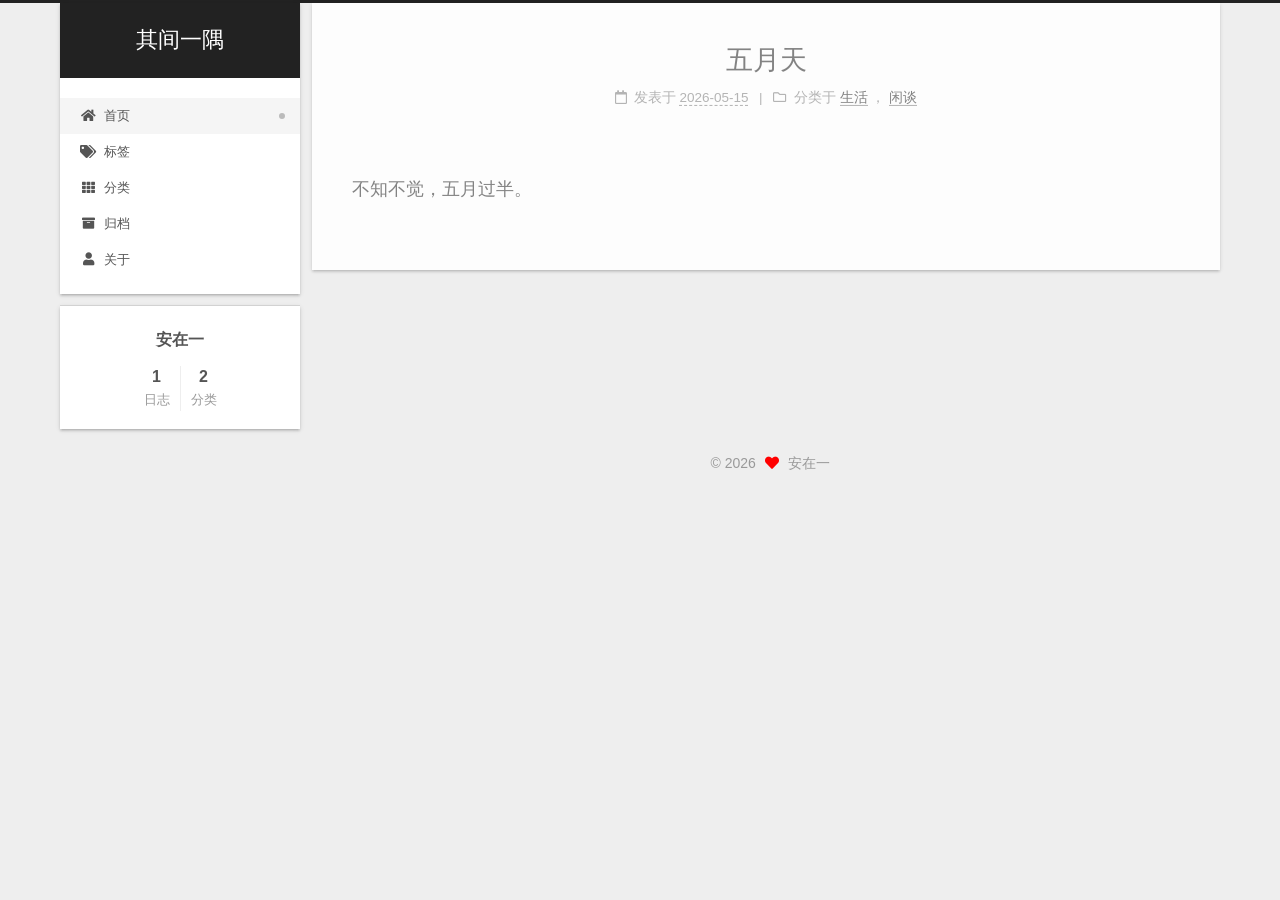
<file: index.html>
<!DOCTYPE html>
<html lang="zh-CN">
<head>
  <meta charset="UTF-8">
<meta name="viewport" content="width=device-width, initial-scale=1, maximum-scale=2">
<meta name="theme-color" content="#222">
<meta name="generator" content="Hexo 8.1.2">
  <link rel="apple-touch-icon" sizes="180x180" href="/images/apple-touch-icon-next.png">
  <link rel="icon" type="image/png" sizes="32x32" href="/images/favicon-32x32-next.png">
  <link rel="icon" type="image/png" sizes="16x16" href="/images/favicon-16x16-next.png">
  <link rel="mask-icon" href="/images/logo.svg" color="#222">

<link rel="stylesheet" href="/css/main.css">


<link rel="stylesheet" href="/lib/font-awesome/css/all.min.css">

<script id="hexo-configurations">
    var NexT = window.NexT || {};
    var CONFIG = {"hostname":"engirion119.github.io","root":"/","scheme":"Gemini","version":"7.8.0","exturl":false,"sidebar":{"position":"left","display":"post","padding":18,"offset":12,"onmobile":false},"copycode":{"enable":false,"show_result":false,"style":null},"back2top":{"enable":true,"sidebar":false,"scrollpercent":false},"bookmark":{"enable":false,"color":"#222","save":"auto"},"fancybox":false,"mediumzoom":false,"lazyload":false,"pangu":false,"comments":{"style":"tabs","active":null,"storage":true,"lazyload":false,"nav":null},"algolia":{"hits":{"per_page":10},"labels":{"input_placeholder":"Search for Posts","hits_empty":"We didn't find any results for the search: ${query}","hits_stats":"${hits} results found in ${time} ms"}},"localsearch":{"enable":false,"trigger":"auto","top_n_per_article":1,"unescape":false,"preload":false},"motion":{"enable":true,"async":false,"transition":{"post_block":"fadeIn","post_header":"slideDownIn","post_body":"slideDownIn","coll_header":"slideLeftIn","sidebar":"slideUpIn"}}};
  </script>

  <meta property="og:type" content="website">
<meta property="og:title" content="其间一隅">
<meta property="og:url" content="https://engirion119.github.io/index.html">
<meta property="og:site_name" content="其间一隅">
<meta property="og:locale" content="zh_CN">
<meta property="article:author" content="安在一">
<meta name="twitter:card" content="summary">

<link rel="canonical" href="https://engirion119.github.io/">


<script id="page-configurations">
  // https://hexo.io/docs/variables.html
  CONFIG.page = {
    sidebar: "",
    isHome : true,
    isPost : false,
    lang   : 'zh-CN'
  };
</script>

  <title>其间一隅</title>
  






  <noscript>
  <style>
  .use-motion .brand,
  .use-motion .menu-item,
  .sidebar-inner,
  .use-motion .post-block,
  .use-motion .pagination,
  .use-motion .comments,
  .use-motion .post-header,
  .use-motion .post-body,
  .use-motion .collection-header { opacity: initial; }

  .use-motion .site-title,
  .use-motion .site-subtitle {
    opacity: initial;
    top: initial;
  }

  .use-motion .logo-line-before i { left: initial; }
  .use-motion .logo-line-after i { right: initial; }
  </style>
</noscript>

</head>

<body itemscope itemtype="http://schema.org/WebPage">
  <div class="container use-motion">
    <div class="headband"></div>

    <header class="header" itemscope itemtype="http://schema.org/WPHeader">
      <div class="header-inner"><div class="site-brand-container">
  <div class="site-nav-toggle">
    <div class="toggle" aria-label="切换导航栏">
      <span class="toggle-line toggle-line-first"></span>
      <span class="toggle-line toggle-line-middle"></span>
      <span class="toggle-line toggle-line-last"></span>
    </div>
  </div>

  <div class="site-meta">

    <a href="/" class="brand" rel="start">
      <span class="logo-line-before"><i></i></span>
      <h1 class="site-title">其间一隅</h1>
      <span class="logo-line-after"><i></i></span>
    </a>
  </div>

  <div class="site-nav-right">
    <div class="toggle popup-trigger">
    </div>
  </div>
</div>




<nav class="site-nav">
  <ul id="menu" class="main-menu menu">
        <li class="menu-item menu-item-home">

    <a href="/" rel="section"><i class="fa fa-home fa-fw"></i>首页</a>

  </li>
        <li class="menu-item menu-item-tags">

    <a href="/tags/" rel="section"><i class="fa fa-tags fa-fw"></i>标签</a>

  </li>
        <li class="menu-item menu-item-categories">

    <a href="/categories/" rel="section"><i class="fa fa-th fa-fw"></i>分类</a>

  </li>
        <li class="menu-item menu-item-archives">

    <a href="/archives/" rel="section"><i class="fa fa-archive fa-fw"></i>归档</a>

  </li>
        <li class="menu-item menu-item-about">

    <a href="/about/" rel="section"><i class="fa fa-user fa-fw"></i>关于</a>

  </li>
  </ul>
</nav>




</div>
    </header>

    
  <div class="back-to-top">
    <i class="fa fa-arrow-up"></i>
    <span>0%</span>
  </div>


    <main class="main">
      <div class="main-inner">
        <div class="content-wrap">
          

          <div class="content index posts-expand">
            
      
  
  
  <article itemscope itemtype="http://schema.org/Article" class="post-block" lang="zh-CN">
    <link itemprop="mainEntityOfPage" href="https://engirion119.github.io/2026/05/15/%E4%BA%94%E6%9C%88%E5%A4%A9/">

    <span hidden itemprop="author" itemscope itemtype="http://schema.org/Person">
      <meta itemprop="image" content="/images/avatar.gif">
      <meta itemprop="name" content="安在一">
      <meta itemprop="description" content="">
    </span>

    <span hidden itemprop="publisher" itemscope itemtype="http://schema.org/Organization">
      <meta itemprop="name" content="其间一隅">
    </span>
      <header class="post-header">
        <h2 class="post-title" itemprop="name headline">
          
            <a href="/2026/05/15/%E4%BA%94%E6%9C%88%E5%A4%A9/" class="post-title-link" itemprop="url">五月天</a>
        </h2>

        <div class="post-meta">
            <span class="post-meta-item">
              <span class="post-meta-item-icon">
                <i class="far fa-calendar"></i>
              </span>
              <span class="post-meta-item-text">发表于</span>
              

              <time title="创建时间：2026-05-15 02:19:41 / 修改时间：16:29:04" itemprop="dateCreated datePublished" datetime="2026-05-15T02:19:41+08:00">2026-05-15</time>
            </span>
            <span class="post-meta-item">
              <span class="post-meta-item-icon">
                <i class="far fa-folder"></i>
              </span>
              <span class="post-meta-item-text">分类于</span>
                <span itemprop="about" itemscope itemtype="http://schema.org/Thing">
                  <a href="/categories/%E7%94%9F%E6%B4%BB/" itemprop="url" rel="index"><span itemprop="name">生活</span></a>
                </span>
                  ，
                <span itemprop="about" itemscope itemtype="http://schema.org/Thing">
                  <a href="/categories/%E7%94%9F%E6%B4%BB/%E9%97%B2%E8%B0%88/" itemprop="url" rel="index"><span itemprop="name">闲谈</span></a>
                </span>
            </span>

          

        </div>
      </header>

    
    
    
    <div class="post-body" itemprop="articleBody">

      
          <p>不知不觉，五月过半。</p>

      
    </div>

    
    
    
      <footer class="post-footer">
        <div class="post-eof"></div>
      </footer>
  </article>
  
  
  


  



          </div>
          

<script>
  window.addEventListener('tabs:register', () => {
    let { activeClass } = CONFIG.comments;
    if (CONFIG.comments.storage) {
      activeClass = localStorage.getItem('comments_active') || activeClass;
    }
    if (activeClass) {
      let activeTab = document.querySelector(`a[href="#comment-${activeClass}"]`);
      if (activeTab) {
        activeTab.click();
      }
    }
  });
  if (CONFIG.comments.storage) {
    window.addEventListener('tabs:click', event => {
      if (!event.target.matches('.tabs-comment .tab-content .tab-pane')) return;
      let commentClass = event.target.classList[1];
      localStorage.setItem('comments_active', commentClass);
    });
  }
</script>

        </div>
          
  
  <div class="toggle sidebar-toggle">
    <span class="toggle-line toggle-line-first"></span>
    <span class="toggle-line toggle-line-middle"></span>
    <span class="toggle-line toggle-line-last"></span>
  </div>

  <aside class="sidebar">
    <div class="sidebar-inner">

      <ul class="sidebar-nav motion-element">
        <li class="sidebar-nav-toc">
          文章目录
        </li>
        <li class="sidebar-nav-overview">
          站点概览
        </li>
      </ul>

      <!--noindex-->
      <div class="post-toc-wrap sidebar-panel">
      </div>
      <!--/noindex-->

      <div class="site-overview-wrap sidebar-panel">
        <div class="site-author motion-element" itemprop="author" itemscope itemtype="http://schema.org/Person">
  <p class="site-author-name" itemprop="name">安在一</p>
  <div class="site-description" itemprop="description"></div>
</div>
<div class="site-state-wrap motion-element">
  <nav class="site-state">
      <div class="site-state-item site-state-posts">
          <a href="/archives/">
        
          <span class="site-state-item-count">1</span>
          <span class="site-state-item-name">日志</span>
        </a>
      </div>
      <div class="site-state-item site-state-categories">
            <a href="/categories/">
          
        <span class="site-state-item-count">2</span>
        <span class="site-state-item-name">分类</span></a>
      </div>
  </nav>
</div>



      </div>

    </div>
  </aside>
  <div id="sidebar-dimmer"></div>


      </div>
    </main>

    <footer class="footer">
      <div class="footer-inner">
        

        

<div class="copyright">
  
  &copy; 
  <span itemprop="copyrightYear">2026</span>
  <span class="with-love">
    <i class="fa fa-heart"></i>
  </span>
  <span class="author" itemprop="copyrightHolder">安在一</span>
</div>
  <div class="powered-by">
    <!--由 <a href="https://hexo.io/" class="theme-link" rel="noopener" target="_blank">Hexo</a> & <a href="https://theme-next.org/" class="theme-link" rel="noopener" target="_blank">NexT.Gemini</a> 强力驱动 -->
  </div>

        








      </div>
    </footer>
  </div>

  
  <script src="/lib/anime.min.js"></script>
  <script src="/lib/velocity/velocity.min.js"></script>
  <script src="/lib/velocity/velocity.ui.min.js"></script>

<script src="/js/utils.js"></script>

<script src="/js/motion.js"></script>


<script src="/js/schemes/pisces.js"></script>


<script src="/js/next-boot.js"></script>




  















  

  

</body>
</html>
</file>
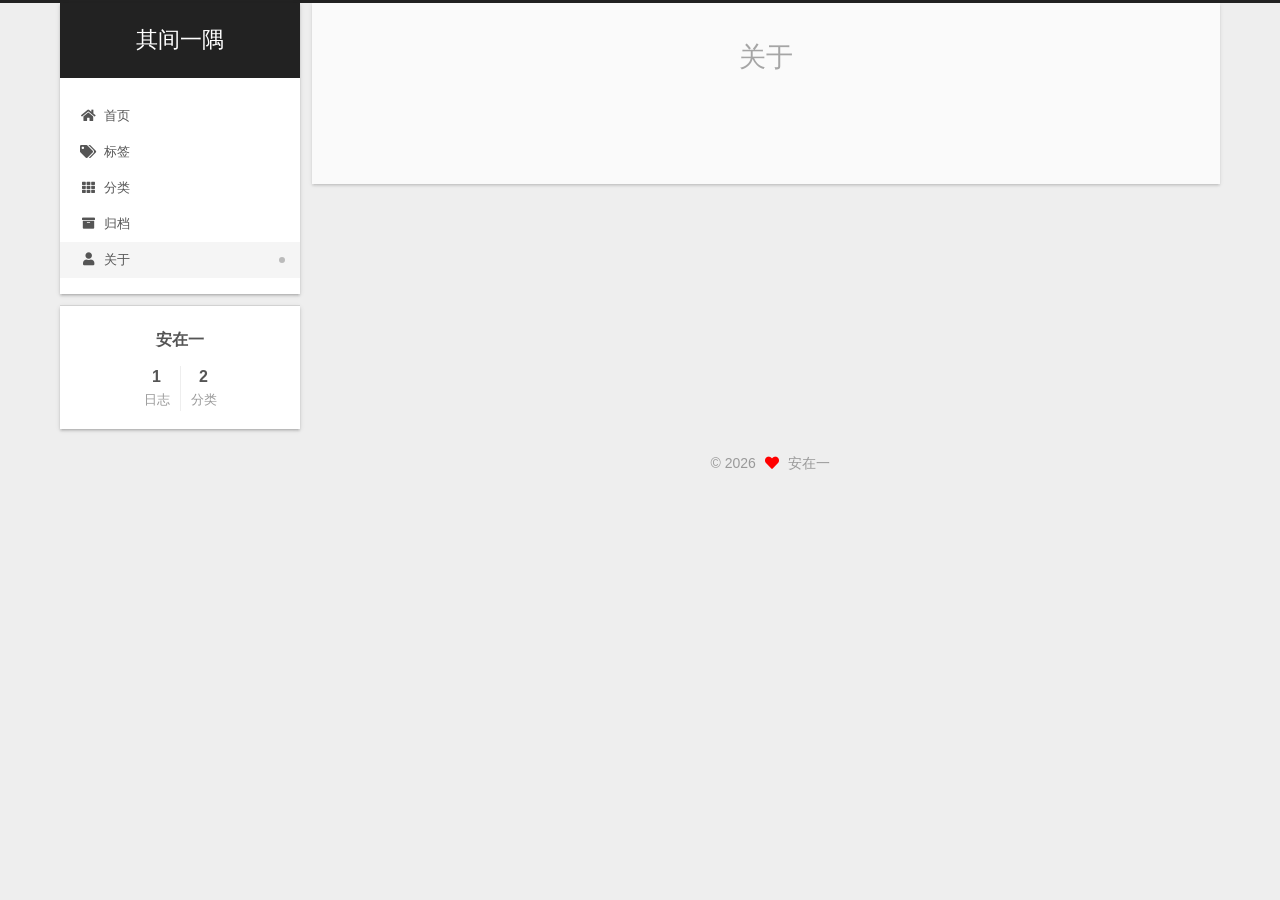
<file: about/index.html>
<!DOCTYPE html>
<html lang="zh-CN">
<head>
  <meta charset="UTF-8">
<meta name="viewport" content="width=device-width, initial-scale=1, maximum-scale=2">
<meta name="theme-color" content="#222">
<meta name="generator" content="Hexo 8.1.2">
  <link rel="apple-touch-icon" sizes="180x180" href="/images/apple-touch-icon-next.png">
  <link rel="icon" type="image/png" sizes="32x32" href="/images/favicon-32x32-next.png">
  <link rel="icon" type="image/png" sizes="16x16" href="/images/favicon-16x16-next.png">
  <link rel="mask-icon" href="/images/logo.svg" color="#222">

<link rel="stylesheet" href="/css/main.css">


<link rel="stylesheet" href="/lib/font-awesome/css/all.min.css">

<script id="hexo-configurations">
    var NexT = window.NexT || {};
    var CONFIG = {"hostname":"engirion119.github.io","root":"/","scheme":"Gemini","version":"7.8.0","exturl":false,"sidebar":{"position":"left","display":"post","padding":18,"offset":12,"onmobile":false},"copycode":{"enable":false,"show_result":false,"style":null},"back2top":{"enable":true,"sidebar":false,"scrollpercent":false},"bookmark":{"enable":false,"color":"#222","save":"auto"},"fancybox":false,"mediumzoom":false,"lazyload":false,"pangu":false,"comments":{"style":"tabs","active":null,"storage":true,"lazyload":false,"nav":null},"algolia":{"hits":{"per_page":10},"labels":{"input_placeholder":"Search for Posts","hits_empty":"We didn't find any results for the search: ${query}","hits_stats":"${hits} results found in ${time} ms"}},"localsearch":{"enable":false,"trigger":"auto","top_n_per_article":1,"unescape":false,"preload":false},"motion":{"enable":true,"async":false,"transition":{"post_block":"fadeIn","post_header":"slideDownIn","post_body":"slideDownIn","coll_header":"slideLeftIn","sidebar":"slideUpIn"}}};
  </script>

  <meta property="og:type" content="website">
<meta property="og:title" content="关于">
<meta property="og:url" content="https://engirion119.github.io/about/index.html">
<meta property="og:site_name" content="其间一隅">
<meta property="og:locale" content="zh_CN">
<meta property="article:published_time" content="2026-05-14T07:37:03.000Z">
<meta property="article:modified_time" content="2026-05-15T08:30:39.142Z">
<meta property="article:author" content="安在一">
<meta name="twitter:card" content="summary">

<link rel="canonical" href="https://engirion119.github.io/about/">


<script id="page-configurations">
  // https://hexo.io/docs/variables.html
  CONFIG.page = {
    sidebar: "",
    isHome : false,
    isPost : false,
    lang   : 'zh-CN'
  };
</script>

  <title>关于 | 其间一隅
</title>
  






  <noscript>
  <style>
  .use-motion .brand,
  .use-motion .menu-item,
  .sidebar-inner,
  .use-motion .post-block,
  .use-motion .pagination,
  .use-motion .comments,
  .use-motion .post-header,
  .use-motion .post-body,
  .use-motion .collection-header { opacity: initial; }

  .use-motion .site-title,
  .use-motion .site-subtitle {
    opacity: initial;
    top: initial;
  }

  .use-motion .logo-line-before i { left: initial; }
  .use-motion .logo-line-after i { right: initial; }
  </style>
</noscript>

</head>

<body itemscope itemtype="http://schema.org/WebPage">
  <div class="container use-motion">
    <div class="headband"></div>

    <header class="header" itemscope itemtype="http://schema.org/WPHeader">
      <div class="header-inner"><div class="site-brand-container">
  <div class="site-nav-toggle">
    <div class="toggle" aria-label="切换导航栏">
      <span class="toggle-line toggle-line-first"></span>
      <span class="toggle-line toggle-line-middle"></span>
      <span class="toggle-line toggle-line-last"></span>
    </div>
  </div>

  <div class="site-meta">

    <a href="/" class="brand" rel="start">
      <span class="logo-line-before"><i></i></span>
      <h1 class="site-title">其间一隅</h1>
      <span class="logo-line-after"><i></i></span>
    </a>
  </div>

  <div class="site-nav-right">
    <div class="toggle popup-trigger">
    </div>
  </div>
</div>




<nav class="site-nav">
  <ul id="menu" class="main-menu menu">
        <li class="menu-item menu-item-home">

    <a href="/" rel="section"><i class="fa fa-home fa-fw"></i>首页</a>

  </li>
        <li class="menu-item menu-item-tags">

    <a href="/tags/" rel="section"><i class="fa fa-tags fa-fw"></i>标签</a>

  </li>
        <li class="menu-item menu-item-categories">

    <a href="/categories/" rel="section"><i class="fa fa-th fa-fw"></i>分类</a>

  </li>
        <li class="menu-item menu-item-archives">

    <a href="/archives/" rel="section"><i class="fa fa-archive fa-fw"></i>归档</a>

  </li>
        <li class="menu-item menu-item-about">

    <a href="/about/" rel="section"><i class="fa fa-user fa-fw"></i>关于</a>

  </li>
  </ul>
</nav>




</div>
    </header>

    
  <div class="back-to-top">
    <i class="fa fa-arrow-up"></i>
    <span>0%</span>
  </div>


    <main class="main">
      <div class="main-inner">
        <div class="content-wrap">
          
  
  

          <div class="content page posts-expand">
            

    
    
    
    <div class="post-block" lang="zh-CN">
      <header class="post-header">

<h1 class="post-title" itemprop="name headline">关于
</h1>

<div class="post-meta">
  

</div>

</header>

      
      
      
      <div class="post-body">
          
      </div>
      
      
      
    </div>
    

    
    
    


          </div>
          

<script>
  window.addEventListener('tabs:register', () => {
    let { activeClass } = CONFIG.comments;
    if (CONFIG.comments.storage) {
      activeClass = localStorage.getItem('comments_active') || activeClass;
    }
    if (activeClass) {
      let activeTab = document.querySelector(`a[href="#comment-${activeClass}"]`);
      if (activeTab) {
        activeTab.click();
      }
    }
  });
  if (CONFIG.comments.storage) {
    window.addEventListener('tabs:click', event => {
      if (!event.target.matches('.tabs-comment .tab-content .tab-pane')) return;
      let commentClass = event.target.classList[1];
      localStorage.setItem('comments_active', commentClass);
    });
  }
</script>

        </div>
          
  
  <div class="toggle sidebar-toggle">
    <span class="toggle-line toggle-line-first"></span>
    <span class="toggle-line toggle-line-middle"></span>
    <span class="toggle-line toggle-line-last"></span>
  </div>

  <aside class="sidebar">
    <div class="sidebar-inner">

      <ul class="sidebar-nav motion-element">
        <li class="sidebar-nav-toc">
          文章目录
        </li>
        <li class="sidebar-nav-overview">
          站点概览
        </li>
      </ul>

      <!--noindex-->
      <div class="post-toc-wrap sidebar-panel">
      </div>
      <!--/noindex-->

      <div class="site-overview-wrap sidebar-panel">
        <div class="site-author motion-element" itemprop="author" itemscope itemtype="http://schema.org/Person">
  <p class="site-author-name" itemprop="name">安在一</p>
  <div class="site-description" itemprop="description"></div>
</div>
<div class="site-state-wrap motion-element">
  <nav class="site-state">
      <div class="site-state-item site-state-posts">
          <a href="/archives/">
        
          <span class="site-state-item-count">1</span>
          <span class="site-state-item-name">日志</span>
        </a>
      </div>
      <div class="site-state-item site-state-categories">
            <a href="/categories/">
          
        <span class="site-state-item-count">2</span>
        <span class="site-state-item-name">分类</span></a>
      </div>
  </nav>
</div>



      </div>

    </div>
  </aside>
  <div id="sidebar-dimmer"></div>


      </div>
    </main>

    <footer class="footer">
      <div class="footer-inner">
        

        

<div class="copyright">
  
  &copy; 
  <span itemprop="copyrightYear">2026</span>
  <span class="with-love">
    <i class="fa fa-heart"></i>
  </span>
  <span class="author" itemprop="copyrightHolder">安在一</span>
</div>
  <div class="powered-by">
    <!--由 <a href="https://hexo.io/" class="theme-link" rel="noopener" target="_blank">Hexo</a> & <a href="https://theme-next.org/" class="theme-link" rel="noopener" target="_blank">NexT.Gemini</a> 强力驱动 -->
  </div>

        








      </div>
    </footer>
  </div>

  
  <script src="/lib/anime.min.js"></script>
  <script src="/lib/velocity/velocity.min.js"></script>
  <script src="/lib/velocity/velocity.ui.min.js"></script>

<script src="/js/utils.js"></script>

<script src="/js/motion.js"></script>


<script src="/js/schemes/pisces.js"></script>


<script src="/js/next-boot.js"></script>




  















  

  

</body>
</html>
</file>
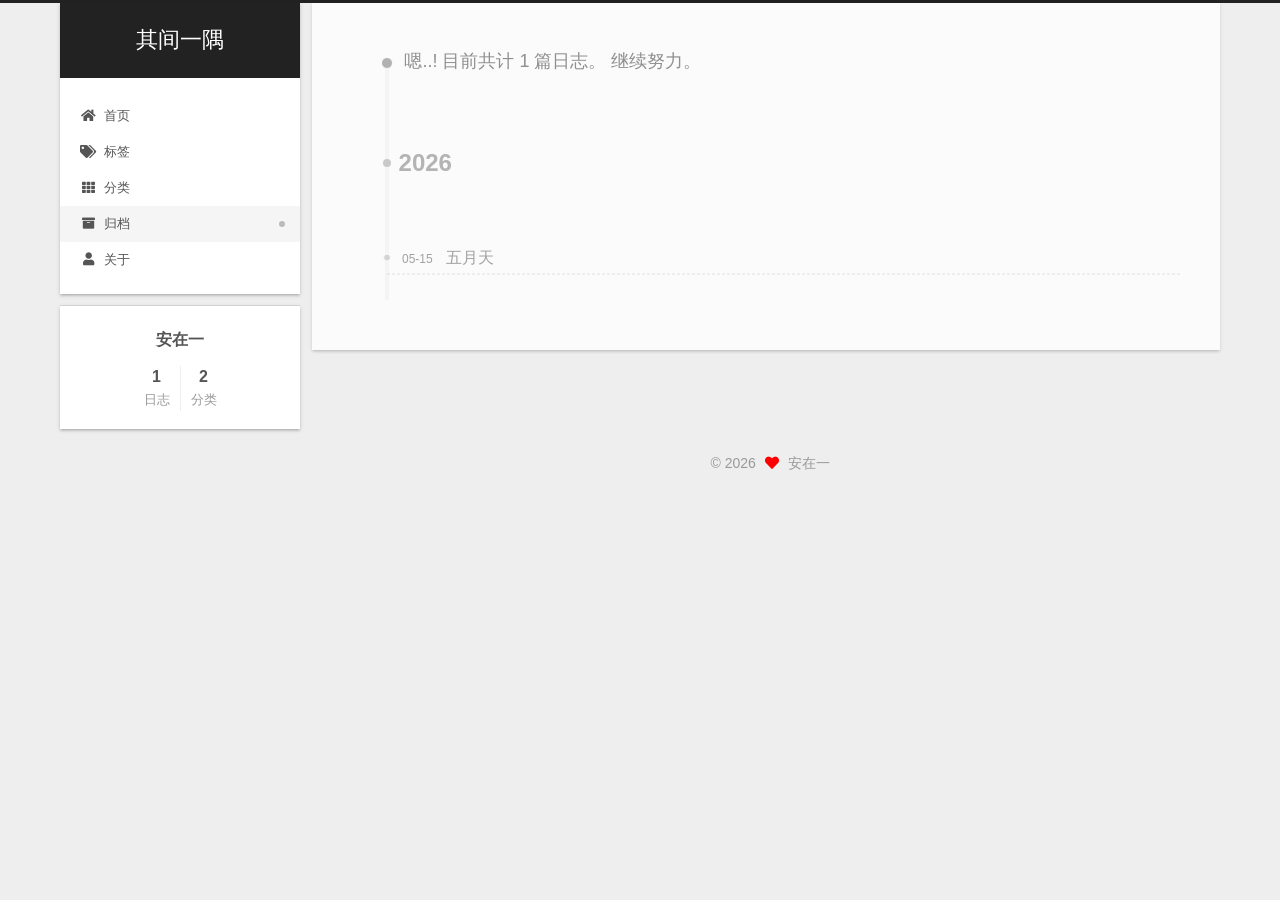
<file: archives/index.html>
<!DOCTYPE html>
<html lang="zh-CN">
<head>
  <meta charset="UTF-8">
<meta name="viewport" content="width=device-width, initial-scale=1, maximum-scale=2">
<meta name="theme-color" content="#222">
<meta name="generator" content="Hexo 8.1.2">
  <link rel="apple-touch-icon" sizes="180x180" href="/images/apple-touch-icon-next.png">
  <link rel="icon" type="image/png" sizes="32x32" href="/images/favicon-32x32-next.png">
  <link rel="icon" type="image/png" sizes="16x16" href="/images/favicon-16x16-next.png">
  <link rel="mask-icon" href="/images/logo.svg" color="#222">

<link rel="stylesheet" href="/css/main.css">


<link rel="stylesheet" href="/lib/font-awesome/css/all.min.css">

<script id="hexo-configurations">
    var NexT = window.NexT || {};
    var CONFIG = {"hostname":"engirion119.github.io","root":"/","scheme":"Gemini","version":"7.8.0","exturl":false,"sidebar":{"position":"left","display":"post","padding":18,"offset":12,"onmobile":false},"copycode":{"enable":false,"show_result":false,"style":null},"back2top":{"enable":true,"sidebar":false,"scrollpercent":false},"bookmark":{"enable":false,"color":"#222","save":"auto"},"fancybox":false,"mediumzoom":false,"lazyload":false,"pangu":false,"comments":{"style":"tabs","active":null,"storage":true,"lazyload":false,"nav":null},"algolia":{"hits":{"per_page":10},"labels":{"input_placeholder":"Search for Posts","hits_empty":"We didn't find any results for the search: ${query}","hits_stats":"${hits} results found in ${time} ms"}},"localsearch":{"enable":false,"trigger":"auto","top_n_per_article":1,"unescape":false,"preload":false},"motion":{"enable":true,"async":false,"transition":{"post_block":"fadeIn","post_header":"slideDownIn","post_body":"slideDownIn","coll_header":"slideLeftIn","sidebar":"slideUpIn"}}};
  </script>

  <meta property="og:type" content="website">
<meta property="og:title" content="其间一隅">
<meta property="og:url" content="https://engirion119.github.io/archives/index.html">
<meta property="og:site_name" content="其间一隅">
<meta property="og:locale" content="zh_CN">
<meta property="article:author" content="安在一">
<meta name="twitter:card" content="summary">

<link rel="canonical" href="https://engirion119.github.io/archives/">


<script id="page-configurations">
  // https://hexo.io/docs/variables.html
  CONFIG.page = {
    sidebar: "",
    isHome : false,
    isPost : false,
    lang   : 'zh-CN'
  };
</script>

  <title>归档 | 其间一隅</title>
  






  <noscript>
  <style>
  .use-motion .brand,
  .use-motion .menu-item,
  .sidebar-inner,
  .use-motion .post-block,
  .use-motion .pagination,
  .use-motion .comments,
  .use-motion .post-header,
  .use-motion .post-body,
  .use-motion .collection-header { opacity: initial; }

  .use-motion .site-title,
  .use-motion .site-subtitle {
    opacity: initial;
    top: initial;
  }

  .use-motion .logo-line-before i { left: initial; }
  .use-motion .logo-line-after i { right: initial; }
  </style>
</noscript>

</head>

<body itemscope itemtype="http://schema.org/WebPage">
  <div class="container use-motion">
    <div class="headband"></div>

    <header class="header" itemscope itemtype="http://schema.org/WPHeader">
      <div class="header-inner"><div class="site-brand-container">
  <div class="site-nav-toggle">
    <div class="toggle" aria-label="切换导航栏">
      <span class="toggle-line toggle-line-first"></span>
      <span class="toggle-line toggle-line-middle"></span>
      <span class="toggle-line toggle-line-last"></span>
    </div>
  </div>

  <div class="site-meta">

    <a href="/" class="brand" rel="start">
      <span class="logo-line-before"><i></i></span>
      <h1 class="site-title">其间一隅</h1>
      <span class="logo-line-after"><i></i></span>
    </a>
  </div>

  <div class="site-nav-right">
    <div class="toggle popup-trigger">
    </div>
  </div>
</div>




<nav class="site-nav">
  <ul id="menu" class="main-menu menu">
        <li class="menu-item menu-item-home">

    <a href="/" rel="section"><i class="fa fa-home fa-fw"></i>首页</a>

  </li>
        <li class="menu-item menu-item-tags">

    <a href="/tags/" rel="section"><i class="fa fa-tags fa-fw"></i>标签</a>

  </li>
        <li class="menu-item menu-item-categories">

    <a href="/categories/" rel="section"><i class="fa fa-th fa-fw"></i>分类</a>

  </li>
        <li class="menu-item menu-item-archives">

    <a href="/archives/" rel="section"><i class="fa fa-archive fa-fw"></i>归档</a>

  </li>
        <li class="menu-item menu-item-about">

    <a href="/about/" rel="section"><i class="fa fa-user fa-fw"></i>关于</a>

  </li>
  </ul>
</nav>




</div>
    </header>

    
  <div class="back-to-top">
    <i class="fa fa-arrow-up"></i>
    <span>0%</span>
  </div>


    <main class="main">
      <div class="main-inner">
        <div class="content-wrap">
          

          <div class="content archive">
            

  
  
  
  <div class="post-block">
    <div class="posts-collapse">
      <div class="collection-title">
        <span class="collection-header">嗯..! 目前共计 1 篇日志。 继续努力。</span>
      </div>

      
    <div class="collection-year">
      <span class="collection-header">2026</span>
    </div>

  <article itemscope itemtype="http://schema.org/Article">
    <header class="post-header">

      <div class="post-meta">
        <time itemprop="dateCreated"
              datetime="2026-05-15T02:19:41+08:00"
              content="2026-05-15">
          05-15
        </time>
      </div>

      <div class="post-title">
          <a class="post-title-link" href="/2026/05/15/%E4%BA%94%E6%9C%88%E5%A4%A9/" itemprop="url">
            <span itemprop="name">五月天</span>
          </a>
      </div>

    </header>
  </article>


    </div>
  </div>
  
  
  

  



          </div>
          

<script>
  window.addEventListener('tabs:register', () => {
    let { activeClass } = CONFIG.comments;
    if (CONFIG.comments.storage) {
      activeClass = localStorage.getItem('comments_active') || activeClass;
    }
    if (activeClass) {
      let activeTab = document.querySelector(`a[href="#comment-${activeClass}"]`);
      if (activeTab) {
        activeTab.click();
      }
    }
  });
  if (CONFIG.comments.storage) {
    window.addEventListener('tabs:click', event => {
      if (!event.target.matches('.tabs-comment .tab-content .tab-pane')) return;
      let commentClass = event.target.classList[1];
      localStorage.setItem('comments_active', commentClass);
    });
  }
</script>

        </div>
          
  
  <div class="toggle sidebar-toggle">
    <span class="toggle-line toggle-line-first"></span>
    <span class="toggle-line toggle-line-middle"></span>
    <span class="toggle-line toggle-line-last"></span>
  </div>

  <aside class="sidebar">
    <div class="sidebar-inner">

      <ul class="sidebar-nav motion-element">
        <li class="sidebar-nav-toc">
          文章目录
        </li>
        <li class="sidebar-nav-overview">
          站点概览
        </li>
      </ul>

      <!--noindex-->
      <div class="post-toc-wrap sidebar-panel">
      </div>
      <!--/noindex-->

      <div class="site-overview-wrap sidebar-panel">
        <div class="site-author motion-element" itemprop="author" itemscope itemtype="http://schema.org/Person">
  <p class="site-author-name" itemprop="name">安在一</p>
  <div class="site-description" itemprop="description"></div>
</div>
<div class="site-state-wrap motion-element">
  <nav class="site-state">
      <div class="site-state-item site-state-posts">
          <a href="/archives/">
        
          <span class="site-state-item-count">1</span>
          <span class="site-state-item-name">日志</span>
        </a>
      </div>
      <div class="site-state-item site-state-categories">
            <a href="/categories/">
          
        <span class="site-state-item-count">2</span>
        <span class="site-state-item-name">分类</span></a>
      </div>
  </nav>
</div>



      </div>

    </div>
  </aside>
  <div id="sidebar-dimmer"></div>


      </div>
    </main>

    <footer class="footer">
      <div class="footer-inner">
        

        

<div class="copyright">
  
  &copy; 
  <span itemprop="copyrightYear">2026</span>
  <span class="with-love">
    <i class="fa fa-heart"></i>
  </span>
  <span class="author" itemprop="copyrightHolder">安在一</span>
</div>
  <div class="powered-by">
    <!--由 <a href="https://hexo.io/" class="theme-link" rel="noopener" target="_blank">Hexo</a> & <a href="https://theme-next.org/" class="theme-link" rel="noopener" target="_blank">NexT.Gemini</a> 强力驱动 -->
  </div>

        








      </div>
    </footer>
  </div>

  
  <script src="/lib/anime.min.js"></script>
  <script src="/lib/velocity/velocity.min.js"></script>
  <script src="/lib/velocity/velocity.ui.min.js"></script>

<script src="/js/utils.js"></script>

<script src="/js/motion.js"></script>


<script src="/js/schemes/pisces.js"></script>


<script src="/js/next-boot.js"></script>




  















  

  

</body>
</html>
</file>
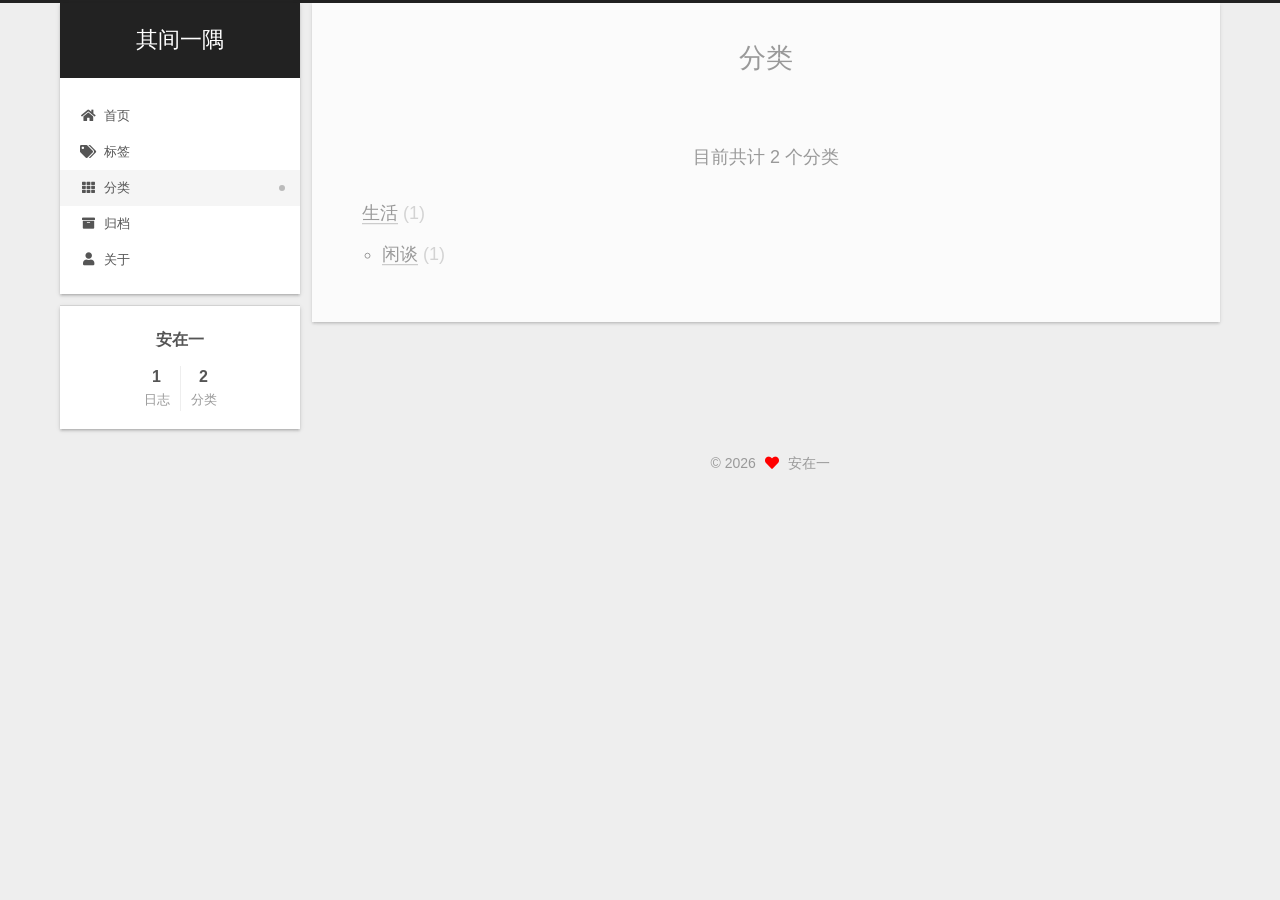
<file: categories/index.html>
<!DOCTYPE html>
<html lang="zh-CN">
<head>
  <meta charset="UTF-8">
<meta name="viewport" content="width=device-width, initial-scale=1, maximum-scale=2">
<meta name="theme-color" content="#222">
<meta name="generator" content="Hexo 8.1.2">
  <link rel="apple-touch-icon" sizes="180x180" href="/images/apple-touch-icon-next.png">
  <link rel="icon" type="image/png" sizes="32x32" href="/images/favicon-32x32-next.png">
  <link rel="icon" type="image/png" sizes="16x16" href="/images/favicon-16x16-next.png">
  <link rel="mask-icon" href="/images/logo.svg" color="#222">

<link rel="stylesheet" href="/css/main.css">


<link rel="stylesheet" href="/lib/font-awesome/css/all.min.css">

<script id="hexo-configurations">
    var NexT = window.NexT || {};
    var CONFIG = {"hostname":"engirion119.github.io","root":"/","scheme":"Gemini","version":"7.8.0","exturl":false,"sidebar":{"position":"left","display":"post","padding":18,"offset":12,"onmobile":false},"copycode":{"enable":false,"show_result":false,"style":null},"back2top":{"enable":true,"sidebar":false,"scrollpercent":false},"bookmark":{"enable":false,"color":"#222","save":"auto"},"fancybox":false,"mediumzoom":false,"lazyload":false,"pangu":false,"comments":{"style":"tabs","active":null,"storage":true,"lazyload":false,"nav":null},"algolia":{"hits":{"per_page":10},"labels":{"input_placeholder":"Search for Posts","hits_empty":"We didn't find any results for the search: ${query}","hits_stats":"${hits} results found in ${time} ms"}},"localsearch":{"enable":false,"trigger":"auto","top_n_per_article":1,"unescape":false,"preload":false},"motion":{"enable":true,"async":false,"transition":{"post_block":"fadeIn","post_header":"slideDownIn","post_body":"slideDownIn","coll_header":"slideLeftIn","sidebar":"slideUpIn"}}};
  </script>

  <meta property="og:type" content="website">
<meta property="og:title" content="分类">
<meta property="og:url" content="https://engirion119.github.io/categories/index.html">
<meta property="og:site_name" content="其间一隅">
<meta property="og:locale" content="zh_CN">
<meta property="article:published_time" content="2026-05-14T07:37:56.000Z">
<meta property="article:modified_time" content="2026-05-15T08:31:14.101Z">
<meta property="article:author" content="安在一">
<meta name="twitter:card" content="summary">

<link rel="canonical" href="https://engirion119.github.io/categories/">


<script id="page-configurations">
  // https://hexo.io/docs/variables.html
  CONFIG.page = {
    sidebar: "",
    isHome : false,
    isPost : false,
    lang   : 'zh-CN'
  };
</script>

  <title>分类 | 其间一隅
</title>
  






  <noscript>
  <style>
  .use-motion .brand,
  .use-motion .menu-item,
  .sidebar-inner,
  .use-motion .post-block,
  .use-motion .pagination,
  .use-motion .comments,
  .use-motion .post-header,
  .use-motion .post-body,
  .use-motion .collection-header { opacity: initial; }

  .use-motion .site-title,
  .use-motion .site-subtitle {
    opacity: initial;
    top: initial;
  }

  .use-motion .logo-line-before i { left: initial; }
  .use-motion .logo-line-after i { right: initial; }
  </style>
</noscript>

</head>

<body itemscope itemtype="http://schema.org/WebPage">
  <div class="container use-motion">
    <div class="headband"></div>

    <header class="header" itemscope itemtype="http://schema.org/WPHeader">
      <div class="header-inner"><div class="site-brand-container">
  <div class="site-nav-toggle">
    <div class="toggle" aria-label="切换导航栏">
      <span class="toggle-line toggle-line-first"></span>
      <span class="toggle-line toggle-line-middle"></span>
      <span class="toggle-line toggle-line-last"></span>
    </div>
  </div>

  <div class="site-meta">

    <a href="/" class="brand" rel="start">
      <span class="logo-line-before"><i></i></span>
      <h1 class="site-title">其间一隅</h1>
      <span class="logo-line-after"><i></i></span>
    </a>
  </div>

  <div class="site-nav-right">
    <div class="toggle popup-trigger">
    </div>
  </div>
</div>




<nav class="site-nav">
  <ul id="menu" class="main-menu menu">
        <li class="menu-item menu-item-home">

    <a href="/" rel="section"><i class="fa fa-home fa-fw"></i>首页</a>

  </li>
        <li class="menu-item menu-item-tags">

    <a href="/tags/" rel="section"><i class="fa fa-tags fa-fw"></i>标签</a>

  </li>
        <li class="menu-item menu-item-categories">

    <a href="/categories/" rel="section"><i class="fa fa-th fa-fw"></i>分类</a>

  </li>
        <li class="menu-item menu-item-archives">

    <a href="/archives/" rel="section"><i class="fa fa-archive fa-fw"></i>归档</a>

  </li>
        <li class="menu-item menu-item-about">

    <a href="/about/" rel="section"><i class="fa fa-user fa-fw"></i>关于</a>

  </li>
  </ul>
</nav>




</div>
    </header>

    
  <div class="back-to-top">
    <i class="fa fa-arrow-up"></i>
    <span>0%</span>
  </div>


    <main class="main">
      <div class="main-inner">
        <div class="content-wrap">
          
  
  

          <div class="content page posts-expand">
            

    
    
    
    <div class="post-block" lang="zh-CN">
      <header class="post-header">

<h1 class="post-title" itemprop="name headline">分类
</h1>

<div class="post-meta">
  

</div>

</header>

      
      
      
      <div class="post-body">
          <div class="category-all-page">
            <div class="category-all-title">
              目前共计 2 个分类
            </div>
            <div class="category-all">
              <ul class="category-list"><li class="category-list-item"><a class="category-list-link" href="/categories/%E7%94%9F%E6%B4%BB/">生活</a><span class="category-list-count">1</span><ul class="category-list-child"><li class="category-list-item"><a class="category-list-link" href="/categories/%E7%94%9F%E6%B4%BB/%E9%97%B2%E8%B0%88/">闲谈</a><span class="category-list-count">1</span></li></ul></li></ul>
            </div>
          </div>
        
      </div>
      
      
      
    </div>
    

    
    
    


          </div>
          

<script>
  window.addEventListener('tabs:register', () => {
    let { activeClass } = CONFIG.comments;
    if (CONFIG.comments.storage) {
      activeClass = localStorage.getItem('comments_active') || activeClass;
    }
    if (activeClass) {
      let activeTab = document.querySelector(`a[href="#comment-${activeClass}"]`);
      if (activeTab) {
        activeTab.click();
      }
    }
  });
  if (CONFIG.comments.storage) {
    window.addEventListener('tabs:click', event => {
      if (!event.target.matches('.tabs-comment .tab-content .tab-pane')) return;
      let commentClass = event.target.classList[1];
      localStorage.setItem('comments_active', commentClass);
    });
  }
</script>

        </div>
          
  
  <div class="toggle sidebar-toggle">
    <span class="toggle-line toggle-line-first"></span>
    <span class="toggle-line toggle-line-middle"></span>
    <span class="toggle-line toggle-line-last"></span>
  </div>

  <aside class="sidebar">
    <div class="sidebar-inner">

      <ul class="sidebar-nav motion-element">
        <li class="sidebar-nav-toc">
          文章目录
        </li>
        <li class="sidebar-nav-overview">
          站点概览
        </li>
      </ul>

      <!--noindex-->
      <div class="post-toc-wrap sidebar-panel">
      </div>
      <!--/noindex-->

      <div class="site-overview-wrap sidebar-panel">
        <div class="site-author motion-element" itemprop="author" itemscope itemtype="http://schema.org/Person">
  <p class="site-author-name" itemprop="name">安在一</p>
  <div class="site-description" itemprop="description"></div>
</div>
<div class="site-state-wrap motion-element">
  <nav class="site-state">
      <div class="site-state-item site-state-posts">
          <a href="/archives/">
        
          <span class="site-state-item-count">1</span>
          <span class="site-state-item-name">日志</span>
        </a>
      </div>
      <div class="site-state-item site-state-categories">
            <a href="/categories/">
          
        <span class="site-state-item-count">2</span>
        <span class="site-state-item-name">分类</span></a>
      </div>
  </nav>
</div>



      </div>

    </div>
  </aside>
  <div id="sidebar-dimmer"></div>


      </div>
    </main>

    <footer class="footer">
      <div class="footer-inner">
        

        

<div class="copyright">
  
  &copy; 
  <span itemprop="copyrightYear">2026</span>
  <span class="with-love">
    <i class="fa fa-heart"></i>
  </span>
  <span class="author" itemprop="copyrightHolder">安在一</span>
</div>
  <div class="powered-by">
    <!--由 <a href="https://hexo.io/" class="theme-link" rel="noopener" target="_blank">Hexo</a> & <a href="https://theme-next.org/" class="theme-link" rel="noopener" target="_blank">NexT.Gemini</a> 强力驱动 -->
  </div>

        








      </div>
    </footer>
  </div>

  
  <script src="/lib/anime.min.js"></script>
  <script src="/lib/velocity/velocity.min.js"></script>
  <script src="/lib/velocity/velocity.ui.min.js"></script>

<script src="/js/utils.js"></script>

<script src="/js/motion.js"></script>


<script src="/js/schemes/pisces.js"></script>


<script src="/js/next-boot.js"></script>




  















  

  

</body>
</html>
</file>
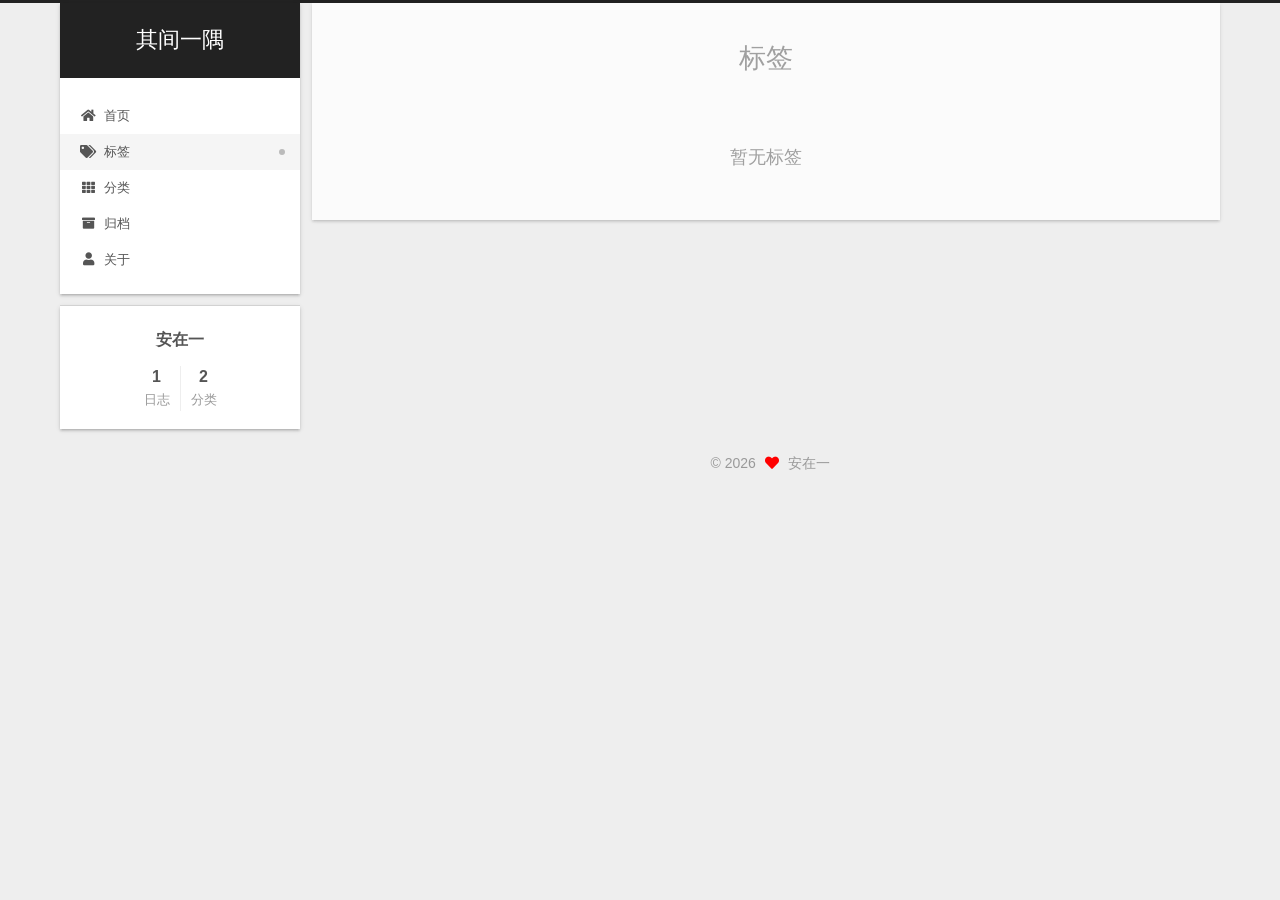
<file: tags/index.html>
<!DOCTYPE html>
<html lang="zh-CN">
<head>
  <meta charset="UTF-8">
<meta name="viewport" content="width=device-width, initial-scale=1, maximum-scale=2">
<meta name="theme-color" content="#222">
<meta name="generator" content="Hexo 8.1.2">
  <link rel="apple-touch-icon" sizes="180x180" href="/images/apple-touch-icon-next.png">
  <link rel="icon" type="image/png" sizes="32x32" href="/images/favicon-32x32-next.png">
  <link rel="icon" type="image/png" sizes="16x16" href="/images/favicon-16x16-next.png">
  <link rel="mask-icon" href="/images/logo.svg" color="#222">

<link rel="stylesheet" href="/css/main.css">


<link rel="stylesheet" href="/lib/font-awesome/css/all.min.css">

<script id="hexo-configurations">
    var NexT = window.NexT || {};
    var CONFIG = {"hostname":"engirion119.github.io","root":"/","scheme":"Gemini","version":"7.8.0","exturl":false,"sidebar":{"position":"left","display":"post","padding":18,"offset":12,"onmobile":false},"copycode":{"enable":false,"show_result":false,"style":null},"back2top":{"enable":true,"sidebar":false,"scrollpercent":false},"bookmark":{"enable":false,"color":"#222","save":"auto"},"fancybox":false,"mediumzoom":false,"lazyload":false,"pangu":false,"comments":{"style":"tabs","active":null,"storage":true,"lazyload":false,"nav":null},"algolia":{"hits":{"per_page":10},"labels":{"input_placeholder":"Search for Posts","hits_empty":"We didn't find any results for the search: ${query}","hits_stats":"${hits} results found in ${time} ms"}},"localsearch":{"enable":false,"trigger":"auto","top_n_per_article":1,"unescape":false,"preload":false},"motion":{"enable":true,"async":false,"transition":{"post_block":"fadeIn","post_header":"slideDownIn","post_body":"slideDownIn","coll_header":"slideLeftIn","sidebar":"slideUpIn"}}};
  </script>

  <meta property="og:type" content="website">
<meta property="og:title" content="标签">
<meta property="og:url" content="https://engirion119.github.io/tags/index.html">
<meta property="og:site_name" content="其间一隅">
<meta property="og:locale" content="zh_CN">
<meta property="article:published_time" content="2026-05-14T07:35:37.000Z">
<meta property="article:modified_time" content="2026-05-15T08:30:59.341Z">
<meta property="article:author" content="安在一">
<meta name="twitter:card" content="summary">

<link rel="canonical" href="https://engirion119.github.io/tags/">


<script id="page-configurations">
  // https://hexo.io/docs/variables.html
  CONFIG.page = {
    sidebar: "",
    isHome : false,
    isPost : false,
    lang   : 'zh-CN'
  };
</script>

  <title>标签 | 其间一隅
</title>
  






  <noscript>
  <style>
  .use-motion .brand,
  .use-motion .menu-item,
  .sidebar-inner,
  .use-motion .post-block,
  .use-motion .pagination,
  .use-motion .comments,
  .use-motion .post-header,
  .use-motion .post-body,
  .use-motion .collection-header { opacity: initial; }

  .use-motion .site-title,
  .use-motion .site-subtitle {
    opacity: initial;
    top: initial;
  }

  .use-motion .logo-line-before i { left: initial; }
  .use-motion .logo-line-after i { right: initial; }
  </style>
</noscript>

</head>

<body itemscope itemtype="http://schema.org/WebPage">
  <div class="container use-motion">
    <div class="headband"></div>

    <header class="header" itemscope itemtype="http://schema.org/WPHeader">
      <div class="header-inner"><div class="site-brand-container">
  <div class="site-nav-toggle">
    <div class="toggle" aria-label="切换导航栏">
      <span class="toggle-line toggle-line-first"></span>
      <span class="toggle-line toggle-line-middle"></span>
      <span class="toggle-line toggle-line-last"></span>
    </div>
  </div>

  <div class="site-meta">

    <a href="/" class="brand" rel="start">
      <span class="logo-line-before"><i></i></span>
      <h1 class="site-title">其间一隅</h1>
      <span class="logo-line-after"><i></i></span>
    </a>
  </div>

  <div class="site-nav-right">
    <div class="toggle popup-trigger">
    </div>
  </div>
</div>




<nav class="site-nav">
  <ul id="menu" class="main-menu menu">
        <li class="menu-item menu-item-home">

    <a href="/" rel="section"><i class="fa fa-home fa-fw"></i>首页</a>

  </li>
        <li class="menu-item menu-item-tags">

    <a href="/tags/" rel="section"><i class="fa fa-tags fa-fw"></i>标签</a>

  </li>
        <li class="menu-item menu-item-categories">

    <a href="/categories/" rel="section"><i class="fa fa-th fa-fw"></i>分类</a>

  </li>
        <li class="menu-item menu-item-archives">

    <a href="/archives/" rel="section"><i class="fa fa-archive fa-fw"></i>归档</a>

  </li>
        <li class="menu-item menu-item-about">

    <a href="/about/" rel="section"><i class="fa fa-user fa-fw"></i>关于</a>

  </li>
  </ul>
</nav>




</div>
    </header>

    
  <div class="back-to-top">
    <i class="fa fa-arrow-up"></i>
    <span>0%</span>
  </div>


    <main class="main">
      <div class="main-inner">
        <div class="content-wrap">
          
  
  

          <div class="content page posts-expand">
            

    
    
    
    <div class="post-block" lang="zh-CN">
      <header class="post-header">

<h1 class="post-title" itemprop="name headline">标签
</h1>

<div class="post-meta">
  

</div>

</header>

      
      
      
      <div class="post-body">
          <div class="tag-cloud">
            <div class="tag-cloud-title">
              暂无标签
            </div>
            <div class="tag-cloud-tags">
              
            </div>
          </div>
        
      </div>
      
      
      
    </div>
    

    
    
    


          </div>
          

<script>
  window.addEventListener('tabs:register', () => {
    let { activeClass } = CONFIG.comments;
    if (CONFIG.comments.storage) {
      activeClass = localStorage.getItem('comments_active') || activeClass;
    }
    if (activeClass) {
      let activeTab = document.querySelector(`a[href="#comment-${activeClass}"]`);
      if (activeTab) {
        activeTab.click();
      }
    }
  });
  if (CONFIG.comments.storage) {
    window.addEventListener('tabs:click', event => {
      if (!event.target.matches('.tabs-comment .tab-content .tab-pane')) return;
      let commentClass = event.target.classList[1];
      localStorage.setItem('comments_active', commentClass);
    });
  }
</script>

        </div>
          
  
  <div class="toggle sidebar-toggle">
    <span class="toggle-line toggle-line-first"></span>
    <span class="toggle-line toggle-line-middle"></span>
    <span class="toggle-line toggle-line-last"></span>
  </div>

  <aside class="sidebar">
    <div class="sidebar-inner">

      <ul class="sidebar-nav motion-element">
        <li class="sidebar-nav-toc">
          文章目录
        </li>
        <li class="sidebar-nav-overview">
          站点概览
        </li>
      </ul>

      <!--noindex-->
      <div class="post-toc-wrap sidebar-panel">
      </div>
      <!--/noindex-->

      <div class="site-overview-wrap sidebar-panel">
        <div class="site-author motion-element" itemprop="author" itemscope itemtype="http://schema.org/Person">
  <p class="site-author-name" itemprop="name">安在一</p>
  <div class="site-description" itemprop="description"></div>
</div>
<div class="site-state-wrap motion-element">
  <nav class="site-state">
      <div class="site-state-item site-state-posts">
          <a href="/archives/">
        
          <span class="site-state-item-count">1</span>
          <span class="site-state-item-name">日志</span>
        </a>
      </div>
      <div class="site-state-item site-state-categories">
            <a href="/categories/">
          
        <span class="site-state-item-count">2</span>
        <span class="site-state-item-name">分类</span></a>
      </div>
  </nav>
</div>



      </div>

    </div>
  </aside>
  <div id="sidebar-dimmer"></div>


      </div>
    </main>

    <footer class="footer">
      <div class="footer-inner">
        

        

<div class="copyright">
  
  &copy; 
  <span itemprop="copyrightYear">2026</span>
  <span class="with-love">
    <i class="fa fa-heart"></i>
  </span>
  <span class="author" itemprop="copyrightHolder">安在一</span>
</div>
  <div class="powered-by">
    <!--由 <a href="https://hexo.io/" class="theme-link" rel="noopener" target="_blank">Hexo</a> & <a href="https://theme-next.org/" class="theme-link" rel="noopener" target="_blank">NexT.Gemini</a> 强力驱动 -->
  </div>

        








      </div>
    </footer>
  </div>

  
  <script src="/lib/anime.min.js"></script>
  <script src="/lib/velocity/velocity.min.js"></script>
  <script src="/lib/velocity/velocity.ui.min.js"></script>

<script src="/js/utils.js"></script>

<script src="/js/motion.js"></script>


<script src="/js/schemes/pisces.js"></script>


<script src="/js/next-boot.js"></script>




  















  

  

</body>
</html>
</file>
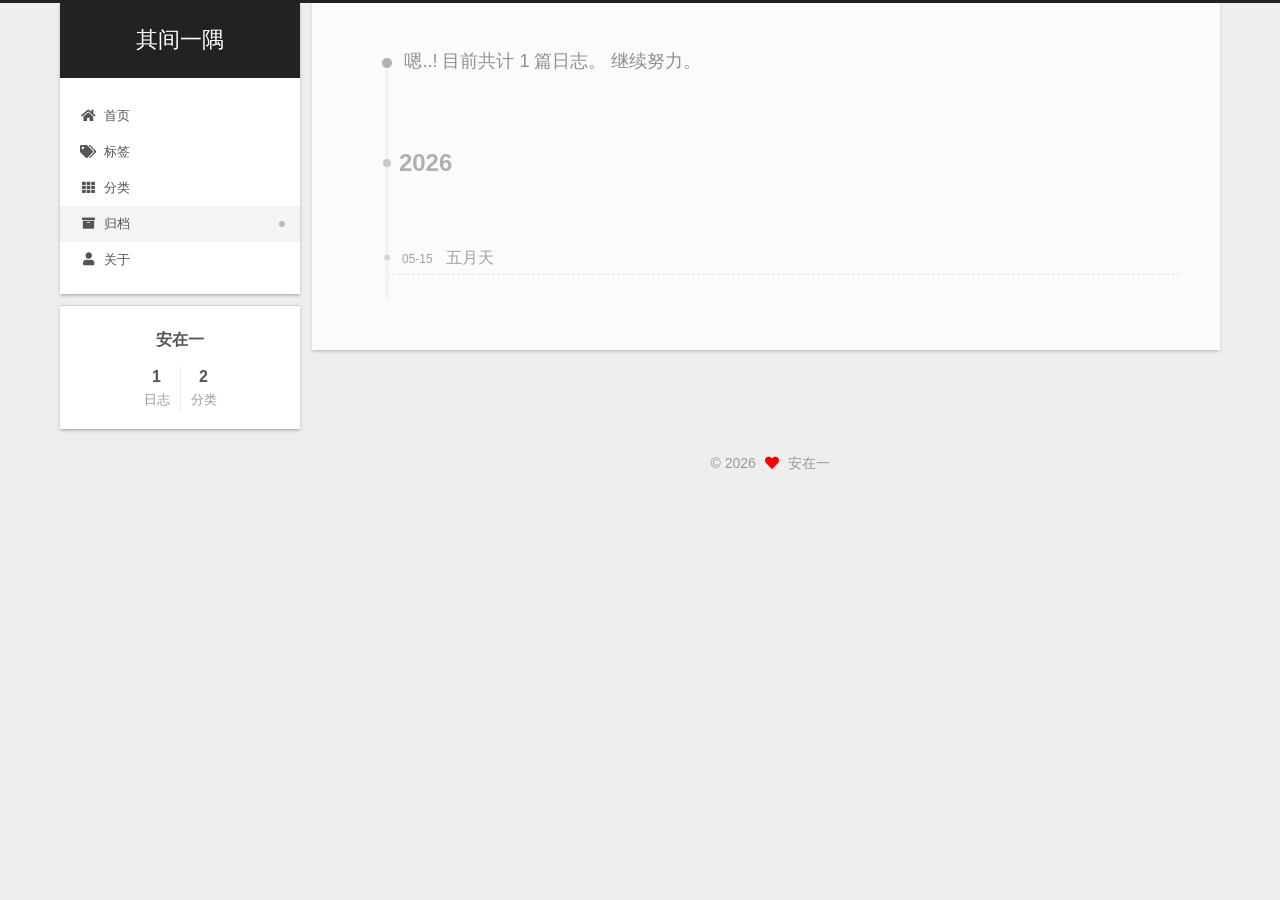
<file: archives/2026/index.html>
<!DOCTYPE html>
<html lang="zh-CN">
<head>
  <meta charset="UTF-8">
<meta name="viewport" content="width=device-width, initial-scale=1, maximum-scale=2">
<meta name="theme-color" content="#222">
<meta name="generator" content="Hexo 8.1.2">
  <link rel="apple-touch-icon" sizes="180x180" href="/images/apple-touch-icon-next.png">
  <link rel="icon" type="image/png" sizes="32x32" href="/images/favicon-32x32-next.png">
  <link rel="icon" type="image/png" sizes="16x16" href="/images/favicon-16x16-next.png">
  <link rel="mask-icon" href="/images/logo.svg" color="#222">

<link rel="stylesheet" href="/css/main.css">


<link rel="stylesheet" href="/lib/font-awesome/css/all.min.css">

<script id="hexo-configurations">
    var NexT = window.NexT || {};
    var CONFIG = {"hostname":"engirion119.github.io","root":"/","scheme":"Gemini","version":"7.8.0","exturl":false,"sidebar":{"position":"left","display":"post","padding":18,"offset":12,"onmobile":false},"copycode":{"enable":false,"show_result":false,"style":null},"back2top":{"enable":true,"sidebar":false,"scrollpercent":false},"bookmark":{"enable":false,"color":"#222","save":"auto"},"fancybox":false,"mediumzoom":false,"lazyload":false,"pangu":false,"comments":{"style":"tabs","active":null,"storage":true,"lazyload":false,"nav":null},"algolia":{"hits":{"per_page":10},"labels":{"input_placeholder":"Search for Posts","hits_empty":"We didn't find any results for the search: ${query}","hits_stats":"${hits} results found in ${time} ms"}},"localsearch":{"enable":false,"trigger":"auto","top_n_per_article":1,"unescape":false,"preload":false},"motion":{"enable":true,"async":false,"transition":{"post_block":"fadeIn","post_header":"slideDownIn","post_body":"slideDownIn","coll_header":"slideLeftIn","sidebar":"slideUpIn"}}};
  </script>

  <meta property="og:type" content="website">
<meta property="og:title" content="其间一隅">
<meta property="og:url" content="https://engirion119.github.io/archives/2026/index.html">
<meta property="og:site_name" content="其间一隅">
<meta property="og:locale" content="zh_CN">
<meta property="article:author" content="安在一">
<meta name="twitter:card" content="summary">

<link rel="canonical" href="https://engirion119.github.io/archives/2026/">


<script id="page-configurations">
  // https://hexo.io/docs/variables.html
  CONFIG.page = {
    sidebar: "",
    isHome : false,
    isPost : false,
    lang   : 'zh-CN'
  };
</script>

  <title>归档 | 其间一隅</title>
  






  <noscript>
  <style>
  .use-motion .brand,
  .use-motion .menu-item,
  .sidebar-inner,
  .use-motion .post-block,
  .use-motion .pagination,
  .use-motion .comments,
  .use-motion .post-header,
  .use-motion .post-body,
  .use-motion .collection-header { opacity: initial; }

  .use-motion .site-title,
  .use-motion .site-subtitle {
    opacity: initial;
    top: initial;
  }

  .use-motion .logo-line-before i { left: initial; }
  .use-motion .logo-line-after i { right: initial; }
  </style>
</noscript>

</head>

<body itemscope itemtype="http://schema.org/WebPage">
  <div class="container use-motion">
    <div class="headband"></div>

    <header class="header" itemscope itemtype="http://schema.org/WPHeader">
      <div class="header-inner"><div class="site-brand-container">
  <div class="site-nav-toggle">
    <div class="toggle" aria-label="切换导航栏">
      <span class="toggle-line toggle-line-first"></span>
      <span class="toggle-line toggle-line-middle"></span>
      <span class="toggle-line toggle-line-last"></span>
    </div>
  </div>

  <div class="site-meta">

    <a href="/" class="brand" rel="start">
      <span class="logo-line-before"><i></i></span>
      <h1 class="site-title">其间一隅</h1>
      <span class="logo-line-after"><i></i></span>
    </a>
  </div>

  <div class="site-nav-right">
    <div class="toggle popup-trigger">
    </div>
  </div>
</div>




<nav class="site-nav">
  <ul id="menu" class="main-menu menu">
        <li class="menu-item menu-item-home">

    <a href="/" rel="section"><i class="fa fa-home fa-fw"></i>首页</a>

  </li>
        <li class="menu-item menu-item-tags">

    <a href="/tags/" rel="section"><i class="fa fa-tags fa-fw"></i>标签</a>

  </li>
        <li class="menu-item menu-item-categories">

    <a href="/categories/" rel="section"><i class="fa fa-th fa-fw"></i>分类</a>

  </li>
        <li class="menu-item menu-item-archives">

    <a href="/archives/" rel="section"><i class="fa fa-archive fa-fw"></i>归档</a>

  </li>
        <li class="menu-item menu-item-about">

    <a href="/about/" rel="section"><i class="fa fa-user fa-fw"></i>关于</a>

  </li>
  </ul>
</nav>




</div>
    </header>

    
  <div class="back-to-top">
    <i class="fa fa-arrow-up"></i>
    <span>0%</span>
  </div>


    <main class="main">
      <div class="main-inner">
        <div class="content-wrap">
          

          <div class="content archive">
            

  
  
  
  <div class="post-block">
    <div class="posts-collapse">
      <div class="collection-title">
        <span class="collection-header">嗯..! 目前共计 1 篇日志。 继续努力。</span>
      </div>

      
    <div class="collection-year">
      <span class="collection-header">2026</span>
    </div>

  <article itemscope itemtype="http://schema.org/Article">
    <header class="post-header">

      <div class="post-meta">
        <time itemprop="dateCreated"
              datetime="2026-05-15T02:19:41+08:00"
              content="2026-05-15">
          05-15
        </time>
      </div>

      <div class="post-title">
          <a class="post-title-link" href="/2026/05/15/%E4%BA%94%E6%9C%88%E5%A4%A9/" itemprop="url">
            <span itemprop="name">五月天</span>
          </a>
      </div>

    </header>
  </article>


    </div>
  </div>
  
  
  

  



          </div>
          

<script>
  window.addEventListener('tabs:register', () => {
    let { activeClass } = CONFIG.comments;
    if (CONFIG.comments.storage) {
      activeClass = localStorage.getItem('comments_active') || activeClass;
    }
    if (activeClass) {
      let activeTab = document.querySelector(`a[href="#comment-${activeClass}"]`);
      if (activeTab) {
        activeTab.click();
      }
    }
  });
  if (CONFIG.comments.storage) {
    window.addEventListener('tabs:click', event => {
      if (!event.target.matches('.tabs-comment .tab-content .tab-pane')) return;
      let commentClass = event.target.classList[1];
      localStorage.setItem('comments_active', commentClass);
    });
  }
</script>

        </div>
          
  
  <div class="toggle sidebar-toggle">
    <span class="toggle-line toggle-line-first"></span>
    <span class="toggle-line toggle-line-middle"></span>
    <span class="toggle-line toggle-line-last"></span>
  </div>

  <aside class="sidebar">
    <div class="sidebar-inner">

      <ul class="sidebar-nav motion-element">
        <li class="sidebar-nav-toc">
          文章目录
        </li>
        <li class="sidebar-nav-overview">
          站点概览
        </li>
      </ul>

      <!--noindex-->
      <div class="post-toc-wrap sidebar-panel">
      </div>
      <!--/noindex-->

      <div class="site-overview-wrap sidebar-panel">
        <div class="site-author motion-element" itemprop="author" itemscope itemtype="http://schema.org/Person">
  <p class="site-author-name" itemprop="name">安在一</p>
  <div class="site-description" itemprop="description"></div>
</div>
<div class="site-state-wrap motion-element">
  <nav class="site-state">
      <div class="site-state-item site-state-posts">
          <a href="/archives/">
        
          <span class="site-state-item-count">1</span>
          <span class="site-state-item-name">日志</span>
        </a>
      </div>
      <div class="site-state-item site-state-categories">
            <a href="/categories/">
          
        <span class="site-state-item-count">2</span>
        <span class="site-state-item-name">分类</span></a>
      </div>
  </nav>
</div>



      </div>

    </div>
  </aside>
  <div id="sidebar-dimmer"></div>


      </div>
    </main>

    <footer class="footer">
      <div class="footer-inner">
        

        

<div class="copyright">
  
  &copy; 
  <span itemprop="copyrightYear">2026</span>
  <span class="with-love">
    <i class="fa fa-heart"></i>
  </span>
  <span class="author" itemprop="copyrightHolder">安在一</span>
</div>
  <div class="powered-by">
    <!--由 <a href="https://hexo.io/" class="theme-link" rel="noopener" target="_blank">Hexo</a> & <a href="https://theme-next.org/" class="theme-link" rel="noopener" target="_blank">NexT.Gemini</a> 强力驱动 -->
  </div>

        








      </div>
    </footer>
  </div>

  
  <script src="/lib/anime.min.js"></script>
  <script src="/lib/velocity/velocity.min.js"></script>
  <script src="/lib/velocity/velocity.ui.min.js"></script>

<script src="/js/utils.js"></script>

<script src="/js/motion.js"></script>


<script src="/js/schemes/pisces.js"></script>


<script src="/js/next-boot.js"></script>




  















  

  

</body>
</html>
</file>
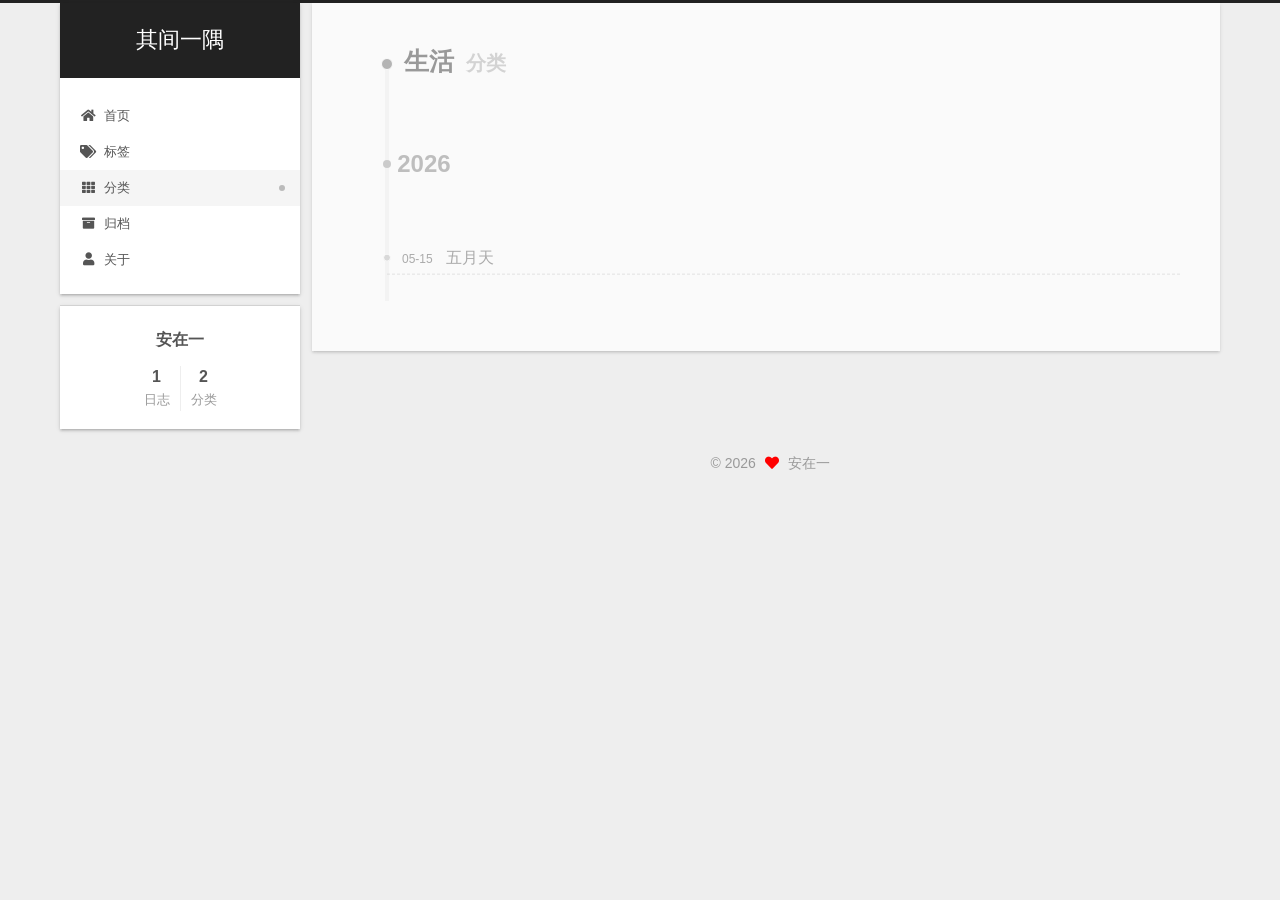
<file: categories/生活/index.html>
<!DOCTYPE html>
<html lang="zh-CN">
<head>
  <meta charset="UTF-8">
<meta name="viewport" content="width=device-width, initial-scale=1, maximum-scale=2">
<meta name="theme-color" content="#222">
<meta name="generator" content="Hexo 8.1.2">
  <link rel="apple-touch-icon" sizes="180x180" href="/images/apple-touch-icon-next.png">
  <link rel="icon" type="image/png" sizes="32x32" href="/images/favicon-32x32-next.png">
  <link rel="icon" type="image/png" sizes="16x16" href="/images/favicon-16x16-next.png">
  <link rel="mask-icon" href="/images/logo.svg" color="#222">

<link rel="stylesheet" href="/css/main.css">


<link rel="stylesheet" href="/lib/font-awesome/css/all.min.css">

<script id="hexo-configurations">
    var NexT = window.NexT || {};
    var CONFIG = {"hostname":"engirion119.github.io","root":"/","scheme":"Gemini","version":"7.8.0","exturl":false,"sidebar":{"position":"left","display":"post","padding":18,"offset":12,"onmobile":false},"copycode":{"enable":false,"show_result":false,"style":null},"back2top":{"enable":true,"sidebar":false,"scrollpercent":false},"bookmark":{"enable":false,"color":"#222","save":"auto"},"fancybox":false,"mediumzoom":false,"lazyload":false,"pangu":false,"comments":{"style":"tabs","active":null,"storage":true,"lazyload":false,"nav":null},"algolia":{"hits":{"per_page":10},"labels":{"input_placeholder":"Search for Posts","hits_empty":"We didn't find any results for the search: ${query}","hits_stats":"${hits} results found in ${time} ms"}},"localsearch":{"enable":false,"trigger":"auto","top_n_per_article":1,"unescape":false,"preload":false},"motion":{"enable":true,"async":false,"transition":{"post_block":"fadeIn","post_header":"slideDownIn","post_body":"slideDownIn","coll_header":"slideLeftIn","sidebar":"slideUpIn"}}};
  </script>

  <meta property="og:type" content="website">
<meta property="og:title" content="其间一隅">
<meta property="og:url" content="https://engirion119.github.io/categories/%E7%94%9F%E6%B4%BB/index.html">
<meta property="og:site_name" content="其间一隅">
<meta property="og:locale" content="zh_CN">
<meta property="article:author" content="安在一">
<meta name="twitter:card" content="summary">

<link rel="canonical" href="https://engirion119.github.io/categories/%E7%94%9F%E6%B4%BB/">


<script id="page-configurations">
  // https://hexo.io/docs/variables.html
  CONFIG.page = {
    sidebar: "",
    isHome : false,
    isPost : false,
    lang   : 'zh-CN'
  };
</script>

  <title>分类: 生活 | 其间一隅</title>
  






  <noscript>
  <style>
  .use-motion .brand,
  .use-motion .menu-item,
  .sidebar-inner,
  .use-motion .post-block,
  .use-motion .pagination,
  .use-motion .comments,
  .use-motion .post-header,
  .use-motion .post-body,
  .use-motion .collection-header { opacity: initial; }

  .use-motion .site-title,
  .use-motion .site-subtitle {
    opacity: initial;
    top: initial;
  }

  .use-motion .logo-line-before i { left: initial; }
  .use-motion .logo-line-after i { right: initial; }
  </style>
</noscript>

</head>

<body itemscope itemtype="http://schema.org/WebPage">
  <div class="container use-motion">
    <div class="headband"></div>

    <header class="header" itemscope itemtype="http://schema.org/WPHeader">
      <div class="header-inner"><div class="site-brand-container">
  <div class="site-nav-toggle">
    <div class="toggle" aria-label="切换导航栏">
      <span class="toggle-line toggle-line-first"></span>
      <span class="toggle-line toggle-line-middle"></span>
      <span class="toggle-line toggle-line-last"></span>
    </div>
  </div>

  <div class="site-meta">

    <a href="/" class="brand" rel="start">
      <span class="logo-line-before"><i></i></span>
      <h1 class="site-title">其间一隅</h1>
      <span class="logo-line-after"><i></i></span>
    </a>
  </div>

  <div class="site-nav-right">
    <div class="toggle popup-trigger">
    </div>
  </div>
</div>




<nav class="site-nav">
  <ul id="menu" class="main-menu menu">
        <li class="menu-item menu-item-home">

    <a href="/" rel="section"><i class="fa fa-home fa-fw"></i>首页</a>

  </li>
        <li class="menu-item menu-item-tags">

    <a href="/tags/" rel="section"><i class="fa fa-tags fa-fw"></i>标签</a>

  </li>
        <li class="menu-item menu-item-categories">

    <a href="/categories/" rel="section"><i class="fa fa-th fa-fw"></i>分类</a>

  </li>
        <li class="menu-item menu-item-archives">

    <a href="/archives/" rel="section"><i class="fa fa-archive fa-fw"></i>归档</a>

  </li>
        <li class="menu-item menu-item-about">

    <a href="/about/" rel="section"><i class="fa fa-user fa-fw"></i>关于</a>

  </li>
  </ul>
</nav>




</div>
    </header>

    
  <div class="back-to-top">
    <i class="fa fa-arrow-up"></i>
    <span>0%</span>
  </div>


    <main class="main">
      <div class="main-inner">
        <div class="content-wrap">
          

          <div class="content category">
            

  
  
  
  <div class="post-block">
    <div class="posts-collapse">
      <div class="collection-title">
        <h2 class="collection-header">生活
          <small>分类</small>
        </h2>
      </div>

      
    <div class="collection-year">
      <span class="collection-header">2026</span>
    </div>

  <article itemscope itemtype="http://schema.org/Article">
    <header class="post-header">

      <div class="post-meta">
        <time itemprop="dateCreated"
              datetime="2026-05-15T02:19:41+08:00"
              content="2026-05-15">
          05-15
        </time>
      </div>

      <div class="post-title">
          <a class="post-title-link" href="/2026/05/15/%E4%BA%94%E6%9C%88%E5%A4%A9/" itemprop="url">
            <span itemprop="name">五月天</span>
          </a>
      </div>

    </header>
  </article>

    </div>
  </div>
  
  
  

  



          </div>
          

<script>
  window.addEventListener('tabs:register', () => {
    let { activeClass } = CONFIG.comments;
    if (CONFIG.comments.storage) {
      activeClass = localStorage.getItem('comments_active') || activeClass;
    }
    if (activeClass) {
      let activeTab = document.querySelector(`a[href="#comment-${activeClass}"]`);
      if (activeTab) {
        activeTab.click();
      }
    }
  });
  if (CONFIG.comments.storage) {
    window.addEventListener('tabs:click', event => {
      if (!event.target.matches('.tabs-comment .tab-content .tab-pane')) return;
      let commentClass = event.target.classList[1];
      localStorage.setItem('comments_active', commentClass);
    });
  }
</script>

        </div>
          
  
  <div class="toggle sidebar-toggle">
    <span class="toggle-line toggle-line-first"></span>
    <span class="toggle-line toggle-line-middle"></span>
    <span class="toggle-line toggle-line-last"></span>
  </div>

  <aside class="sidebar">
    <div class="sidebar-inner">

      <ul class="sidebar-nav motion-element">
        <li class="sidebar-nav-toc">
          文章目录
        </li>
        <li class="sidebar-nav-overview">
          站点概览
        </li>
      </ul>

      <!--noindex-->
      <div class="post-toc-wrap sidebar-panel">
      </div>
      <!--/noindex-->

      <div class="site-overview-wrap sidebar-panel">
        <div class="site-author motion-element" itemprop="author" itemscope itemtype="http://schema.org/Person">
  <p class="site-author-name" itemprop="name">安在一</p>
  <div class="site-description" itemprop="description"></div>
</div>
<div class="site-state-wrap motion-element">
  <nav class="site-state">
      <div class="site-state-item site-state-posts">
          <a href="/archives/">
        
          <span class="site-state-item-count">1</span>
          <span class="site-state-item-name">日志</span>
        </a>
      </div>
      <div class="site-state-item site-state-categories">
            <a href="/categories/">
          
        <span class="site-state-item-count">2</span>
        <span class="site-state-item-name">分类</span></a>
      </div>
  </nav>
</div>



      </div>

    </div>
  </aside>
  <div id="sidebar-dimmer"></div>


      </div>
    </main>

    <footer class="footer">
      <div class="footer-inner">
        

        

<div class="copyright">
  
  &copy; 
  <span itemprop="copyrightYear">2026</span>
  <span class="with-love">
    <i class="fa fa-heart"></i>
  </span>
  <span class="author" itemprop="copyrightHolder">安在一</span>
</div>
  <div class="powered-by">
    <!--由 <a href="https://hexo.io/" class="theme-link" rel="noopener" target="_blank">Hexo</a> & <a href="https://theme-next.org/" class="theme-link" rel="noopener" target="_blank">NexT.Gemini</a> 强力驱动 -->
  </div>

        








      </div>
    </footer>
  </div>

  
  <script src="/lib/anime.min.js"></script>
  <script src="/lib/velocity/velocity.min.js"></script>
  <script src="/lib/velocity/velocity.ui.min.js"></script>

<script src="/js/utils.js"></script>

<script src="/js/motion.js"></script>


<script src="/js/schemes/pisces.js"></script>


<script src="/js/next-boot.js"></script>




  















  

  

</body>
</html>
</file>
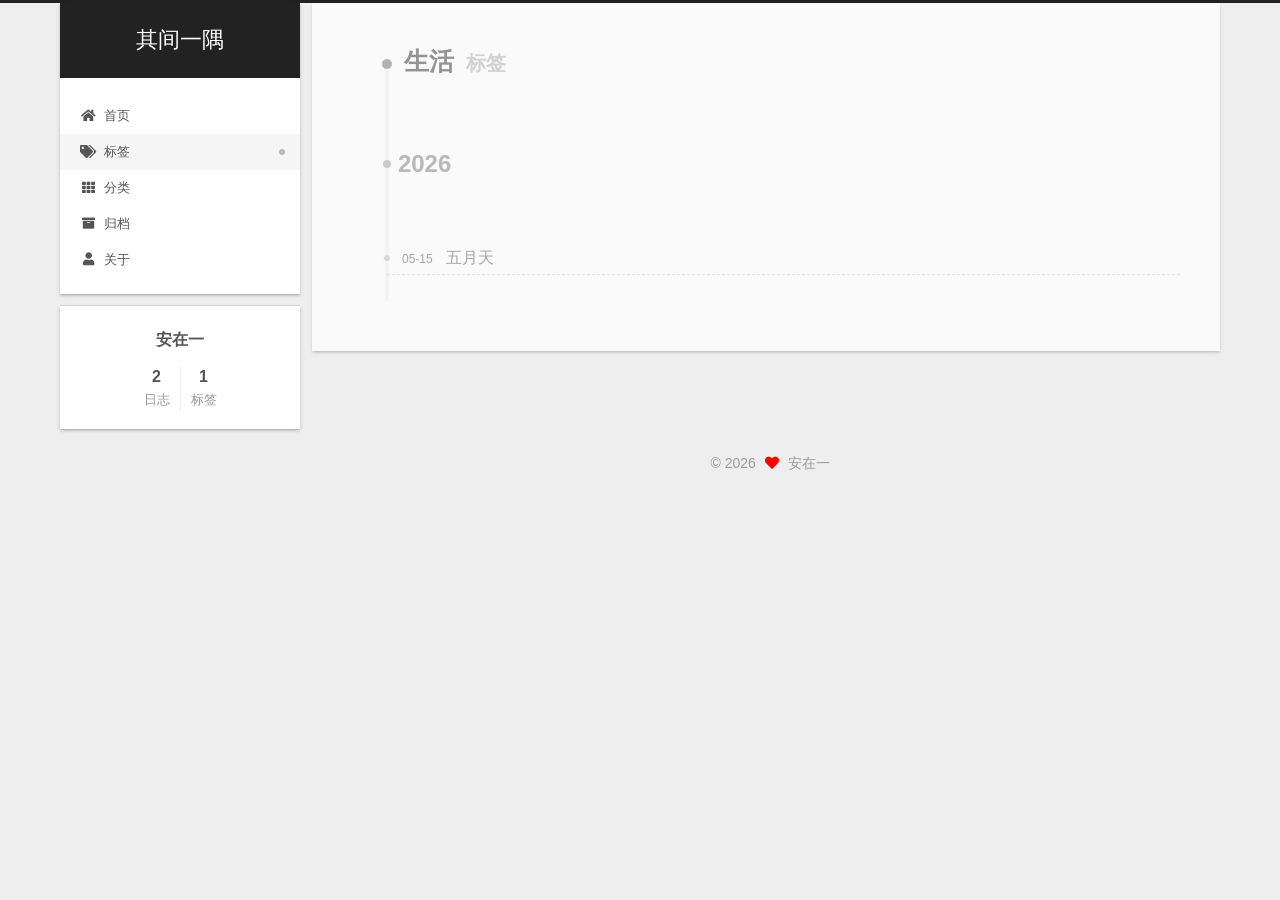
<file: tags/生活/index.html>
<!DOCTYPE html>
<html lang="zh-CN">
<head>
  <meta charset="UTF-8">
<meta name="viewport" content="width=device-width, initial-scale=1, maximum-scale=2">
<meta name="theme-color" content="#222">
<meta name="generator" content="Hexo 8.1.2">
  <link rel="apple-touch-icon" sizes="180x180" href="/images/apple-touch-icon-next.png">
  <link rel="icon" type="image/png" sizes="32x32" href="/images/favicon-32x32-next.png">
  <link rel="icon" type="image/png" sizes="16x16" href="/images/favicon-16x16-next.png">
  <link rel="mask-icon" href="/images/logo.svg" color="#222">

<link rel="stylesheet" href="/css/main.css">


<link rel="stylesheet" href="/lib/font-awesome/css/all.min.css">

<script id="hexo-configurations">
    var NexT = window.NexT || {};
    var CONFIG = {"hostname":"engirion119.github.io","root":"/","scheme":"Gemini","version":"7.8.0","exturl":false,"sidebar":{"position":"left","display":"post","padding":18,"offset":12,"onmobile":false},"copycode":{"enable":false,"show_result":false,"style":null},"back2top":{"enable":true,"sidebar":false,"scrollpercent":false},"bookmark":{"enable":false,"color":"#222","save":"auto"},"fancybox":false,"mediumzoom":false,"lazyload":false,"pangu":false,"comments":{"style":"tabs","active":null,"storage":true,"lazyload":false,"nav":null},"algolia":{"hits":{"per_page":10},"labels":{"input_placeholder":"Search for Posts","hits_empty":"We didn't find any results for the search: ${query}","hits_stats":"${hits} results found in ${time} ms"}},"localsearch":{"enable":false,"trigger":"auto","top_n_per_article":1,"unescape":false,"preload":false},"motion":{"enable":true,"async":false,"transition":{"post_block":"fadeIn","post_header":"slideDownIn","post_body":"slideDownIn","coll_header":"slideLeftIn","sidebar":"slideUpIn"}}};
  </script>

  <meta property="og:type" content="website">
<meta property="og:title" content="其间一隅">
<meta property="og:url" content="https://engirion119.github.io/tags/%E7%94%9F%E6%B4%BB/index.html">
<meta property="og:site_name" content="其间一隅">
<meta property="og:locale" content="zh_CN">
<meta property="article:author" content="安在一">
<meta name="twitter:card" content="summary">

<link rel="canonical" href="https://engirion119.github.io/tags/%E7%94%9F%E6%B4%BB/">


<script id="page-configurations">
  // https://hexo.io/docs/variables.html
  CONFIG.page = {
    sidebar: "",
    isHome : false,
    isPost : false,
    lang   : 'zh-CN'
  };
</script>

  <title>标签: 生活 | 其间一隅</title>
  






  <noscript>
  <style>
  .use-motion .brand,
  .use-motion .menu-item,
  .sidebar-inner,
  .use-motion .post-block,
  .use-motion .pagination,
  .use-motion .comments,
  .use-motion .post-header,
  .use-motion .post-body,
  .use-motion .collection-header { opacity: initial; }

  .use-motion .site-title,
  .use-motion .site-subtitle {
    opacity: initial;
    top: initial;
  }

  .use-motion .logo-line-before i { left: initial; }
  .use-motion .logo-line-after i { right: initial; }
  </style>
</noscript>

</head>

<body itemscope itemtype="http://schema.org/WebPage">
  <div class="container use-motion">
    <div class="headband"></div>

    <header class="header" itemscope itemtype="http://schema.org/WPHeader">
      <div class="header-inner"><div class="site-brand-container">
  <div class="site-nav-toggle">
    <div class="toggle" aria-label="切换导航栏">
      <span class="toggle-line toggle-line-first"></span>
      <span class="toggle-line toggle-line-middle"></span>
      <span class="toggle-line toggle-line-last"></span>
    </div>
  </div>

  <div class="site-meta">

    <a href="/" class="brand" rel="start">
      <span class="logo-line-before"><i></i></span>
      <h1 class="site-title">其间一隅</h1>
      <span class="logo-line-after"><i></i></span>
    </a>
  </div>

  <div class="site-nav-right">
    <div class="toggle popup-trigger">
    </div>
  </div>
</div>




<nav class="site-nav">
  <ul id="menu" class="main-menu menu">
        <li class="menu-item menu-item-home">

    <a href="/" rel="section"><i class="fa fa-home fa-fw"></i>首页</a>

  </li>
        <li class="menu-item menu-item-tags">

    <a href="/tags/" rel="section"><i class="fa fa-tags fa-fw"></i>标签</a>

  </li>
        <li class="menu-item menu-item-categories">

    <a href="/categories/" rel="section"><i class="fa fa-th fa-fw"></i>分类</a>

  </li>
        <li class="menu-item menu-item-archives">

    <a href="/archives/" rel="section"><i class="fa fa-archive fa-fw"></i>归档</a>

  </li>
        <li class="menu-item menu-item-about">

    <a href="/about/" rel="section"><i class="fa fa-user fa-fw"></i>关于</a>

  </li>
  </ul>
</nav>




</div>
    </header>

    
  <div class="back-to-top">
    <i class="fa fa-arrow-up"></i>
    <span>0%</span>
  </div>


    <main class="main">
      <div class="main-inner">
        <div class="content-wrap">
          

          <div class="content tag">
            

  
  
  
  <div class="post-block">
    <div class="posts-collapse">
      <div class="collection-title">
        <h2 class="collection-header">生活
          <small>标签</small>
        </h2>
      </div>

      
    <div class="collection-year">
      <span class="collection-header">2026</span>
    </div>

  <article itemscope itemtype="http://schema.org/Article">
    <header class="post-header">

      <div class="post-meta">
        <time itemprop="dateCreated"
              datetime="2026-05-15T02:19:41+08:00"
              content="2026-05-15">
          05-15
        </time>
      </div>

      <div class="post-title">
          <a class="post-title-link" href="/2026/05/15/%E4%BA%94%E6%9C%88%E5%A4%A9/" itemprop="url">
            <span itemprop="name">五月天</span>
          </a>
      </div>

    </header>
  </article>

    </div>
  </div>
  
  
  

  



          </div>
          

<script>
  window.addEventListener('tabs:register', () => {
    let { activeClass } = CONFIG.comments;
    if (CONFIG.comments.storage) {
      activeClass = localStorage.getItem('comments_active') || activeClass;
    }
    if (activeClass) {
      let activeTab = document.querySelector(`a[href="#comment-${activeClass}"]`);
      if (activeTab) {
        activeTab.click();
      }
    }
  });
  if (CONFIG.comments.storage) {
    window.addEventListener('tabs:click', event => {
      if (!event.target.matches('.tabs-comment .tab-content .tab-pane')) return;
      let commentClass = event.target.classList[1];
      localStorage.setItem('comments_active', commentClass);
    });
  }
</script>

        </div>
          
  
  <div class="toggle sidebar-toggle">
    <span class="toggle-line toggle-line-first"></span>
    <span class="toggle-line toggle-line-middle"></span>
    <span class="toggle-line toggle-line-last"></span>
  </div>

  <aside class="sidebar">
    <div class="sidebar-inner">

      <ul class="sidebar-nav motion-element">
        <li class="sidebar-nav-toc">
          文章目录
        </li>
        <li class="sidebar-nav-overview">
          站点概览
        </li>
      </ul>

      <!--noindex-->
      <div class="post-toc-wrap sidebar-panel">
      </div>
      <!--/noindex-->

      <div class="site-overview-wrap sidebar-panel">
        <div class="site-author motion-element" itemprop="author" itemscope itemtype="http://schema.org/Person">
  <p class="site-author-name" itemprop="name">安在一</p>
  <div class="site-description" itemprop="description"></div>
</div>
<div class="site-state-wrap motion-element">
  <nav class="site-state">
      <div class="site-state-item site-state-posts">
          <a href="/archives/">
        
          <span class="site-state-item-count">2</span>
          <span class="site-state-item-name">日志</span>
        </a>
      </div>
      <div class="site-state-item site-state-tags">
            <a href="/tags/">
          
        <span class="site-state-item-count">1</span>
        <span class="site-state-item-name">标签</span></a>
      </div>
  </nav>
</div>



      </div>

    </div>
  </aside>
  <div id="sidebar-dimmer"></div>


      </div>
    </main>

    <footer class="footer">
      <div class="footer-inner">
        

        

<div class="copyright">
  
  &copy; 
  <span itemprop="copyrightYear">2026</span>
  <span class="with-love">
    <i class="fa fa-heart"></i>
  </span>
  <span class="author" itemprop="copyrightHolder">安在一</span>
</div>
  <div class="powered-by">
    <!--由 <a href="https://hexo.io/" class="theme-link" rel="noopener" target="_blank">Hexo</a> & <a href="https://theme-next.org/" class="theme-link" rel="noopener" target="_blank">NexT.Gemini</a> 强力驱动 -->
  </div>

        








      </div>
    </footer>
  </div>

  
  <script src="/lib/anime.min.js"></script>
  <script src="/lib/velocity/velocity.min.js"></script>
  <script src="/lib/velocity/velocity.ui.min.js"></script>

<script src="/js/utils.js"></script>

<script src="/js/motion.js"></script>


<script src="/js/schemes/pisces.js"></script>


<script src="/js/next-boot.js"></script>




  















  

  

</body>
</html>
</file>
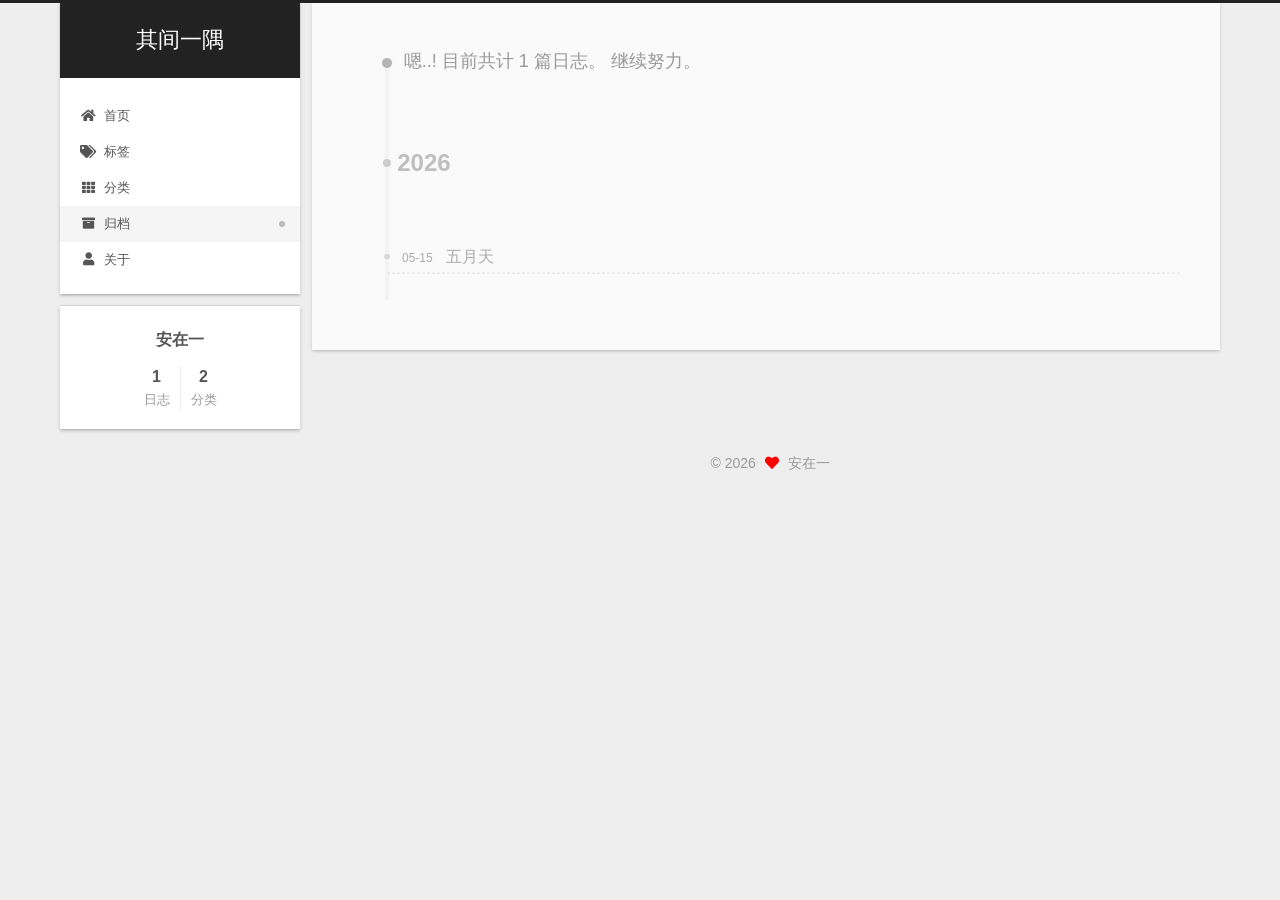
<file: archives/2026/05/index.html>
<!DOCTYPE html>
<html lang="zh-CN">
<head>
  <meta charset="UTF-8">
<meta name="viewport" content="width=device-width, initial-scale=1, maximum-scale=2">
<meta name="theme-color" content="#222">
<meta name="generator" content="Hexo 8.1.2">
  <link rel="apple-touch-icon" sizes="180x180" href="/images/apple-touch-icon-next.png">
  <link rel="icon" type="image/png" sizes="32x32" href="/images/favicon-32x32-next.png">
  <link rel="icon" type="image/png" sizes="16x16" href="/images/favicon-16x16-next.png">
  <link rel="mask-icon" href="/images/logo.svg" color="#222">

<link rel="stylesheet" href="/css/main.css">


<link rel="stylesheet" href="/lib/font-awesome/css/all.min.css">

<script id="hexo-configurations">
    var NexT = window.NexT || {};
    var CONFIG = {"hostname":"engirion119.github.io","root":"/","scheme":"Gemini","version":"7.8.0","exturl":false,"sidebar":{"position":"left","display":"post","padding":18,"offset":12,"onmobile":false},"copycode":{"enable":false,"show_result":false,"style":null},"back2top":{"enable":true,"sidebar":false,"scrollpercent":false},"bookmark":{"enable":false,"color":"#222","save":"auto"},"fancybox":false,"mediumzoom":false,"lazyload":false,"pangu":false,"comments":{"style":"tabs","active":null,"storage":true,"lazyload":false,"nav":null},"algolia":{"hits":{"per_page":10},"labels":{"input_placeholder":"Search for Posts","hits_empty":"We didn't find any results for the search: ${query}","hits_stats":"${hits} results found in ${time} ms"}},"localsearch":{"enable":false,"trigger":"auto","top_n_per_article":1,"unescape":false,"preload":false},"motion":{"enable":true,"async":false,"transition":{"post_block":"fadeIn","post_header":"slideDownIn","post_body":"slideDownIn","coll_header":"slideLeftIn","sidebar":"slideUpIn"}}};
  </script>

  <meta property="og:type" content="website">
<meta property="og:title" content="其间一隅">
<meta property="og:url" content="https://engirion119.github.io/archives/2026/05/index.html">
<meta property="og:site_name" content="其间一隅">
<meta property="og:locale" content="zh_CN">
<meta property="article:author" content="安在一">
<meta name="twitter:card" content="summary">

<link rel="canonical" href="https://engirion119.github.io/archives/2026/05/">


<script id="page-configurations">
  // https://hexo.io/docs/variables.html
  CONFIG.page = {
    sidebar: "",
    isHome : false,
    isPost : false,
    lang   : 'zh-CN'
  };
</script>

  <title>归档 | 其间一隅</title>
  






  <noscript>
  <style>
  .use-motion .brand,
  .use-motion .menu-item,
  .sidebar-inner,
  .use-motion .post-block,
  .use-motion .pagination,
  .use-motion .comments,
  .use-motion .post-header,
  .use-motion .post-body,
  .use-motion .collection-header { opacity: initial; }

  .use-motion .site-title,
  .use-motion .site-subtitle {
    opacity: initial;
    top: initial;
  }

  .use-motion .logo-line-before i { left: initial; }
  .use-motion .logo-line-after i { right: initial; }
  </style>
</noscript>

</head>

<body itemscope itemtype="http://schema.org/WebPage">
  <div class="container use-motion">
    <div class="headband"></div>

    <header class="header" itemscope itemtype="http://schema.org/WPHeader">
      <div class="header-inner"><div class="site-brand-container">
  <div class="site-nav-toggle">
    <div class="toggle" aria-label="切换导航栏">
      <span class="toggle-line toggle-line-first"></span>
      <span class="toggle-line toggle-line-middle"></span>
      <span class="toggle-line toggle-line-last"></span>
    </div>
  </div>

  <div class="site-meta">

    <a href="/" class="brand" rel="start">
      <span class="logo-line-before"><i></i></span>
      <h1 class="site-title">其间一隅</h1>
      <span class="logo-line-after"><i></i></span>
    </a>
  </div>

  <div class="site-nav-right">
    <div class="toggle popup-trigger">
    </div>
  </div>
</div>




<nav class="site-nav">
  <ul id="menu" class="main-menu menu">
        <li class="menu-item menu-item-home">

    <a href="/" rel="section"><i class="fa fa-home fa-fw"></i>首页</a>

  </li>
        <li class="menu-item menu-item-tags">

    <a href="/tags/" rel="section"><i class="fa fa-tags fa-fw"></i>标签</a>

  </li>
        <li class="menu-item menu-item-categories">

    <a href="/categories/" rel="section"><i class="fa fa-th fa-fw"></i>分类</a>

  </li>
        <li class="menu-item menu-item-archives">

    <a href="/archives/" rel="section"><i class="fa fa-archive fa-fw"></i>归档</a>

  </li>
        <li class="menu-item menu-item-about">

    <a href="/about/" rel="section"><i class="fa fa-user fa-fw"></i>关于</a>

  </li>
  </ul>
</nav>




</div>
    </header>

    
  <div class="back-to-top">
    <i class="fa fa-arrow-up"></i>
    <span>0%</span>
  </div>


    <main class="main">
      <div class="main-inner">
        <div class="content-wrap">
          

          <div class="content archive">
            

  
  
  
  <div class="post-block">
    <div class="posts-collapse">
      <div class="collection-title">
        <span class="collection-header">嗯..! 目前共计 1 篇日志。 继续努力。</span>
      </div>

      
    <div class="collection-year">
      <span class="collection-header">2026</span>
    </div>

  <article itemscope itemtype="http://schema.org/Article">
    <header class="post-header">

      <div class="post-meta">
        <time itemprop="dateCreated"
              datetime="2026-05-15T02:19:41+08:00"
              content="2026-05-15">
          05-15
        </time>
      </div>

      <div class="post-title">
          <a class="post-title-link" href="/2026/05/15/%E4%BA%94%E6%9C%88%E5%A4%A9/" itemprop="url">
            <span itemprop="name">五月天</span>
          </a>
      </div>

    </header>
  </article>


    </div>
  </div>
  
  
  

  



          </div>
          

<script>
  window.addEventListener('tabs:register', () => {
    let { activeClass } = CONFIG.comments;
    if (CONFIG.comments.storage) {
      activeClass = localStorage.getItem('comments_active') || activeClass;
    }
    if (activeClass) {
      let activeTab = document.querySelector(`a[href="#comment-${activeClass}"]`);
      if (activeTab) {
        activeTab.click();
      }
    }
  });
  if (CONFIG.comments.storage) {
    window.addEventListener('tabs:click', event => {
      if (!event.target.matches('.tabs-comment .tab-content .tab-pane')) return;
      let commentClass = event.target.classList[1];
      localStorage.setItem('comments_active', commentClass);
    });
  }
</script>

        </div>
          
  
  <div class="toggle sidebar-toggle">
    <span class="toggle-line toggle-line-first"></span>
    <span class="toggle-line toggle-line-middle"></span>
    <span class="toggle-line toggle-line-last"></span>
  </div>

  <aside class="sidebar">
    <div class="sidebar-inner">

      <ul class="sidebar-nav motion-element">
        <li class="sidebar-nav-toc">
          文章目录
        </li>
        <li class="sidebar-nav-overview">
          站点概览
        </li>
      </ul>

      <!--noindex-->
      <div class="post-toc-wrap sidebar-panel">
      </div>
      <!--/noindex-->

      <div class="site-overview-wrap sidebar-panel">
        <div class="site-author motion-element" itemprop="author" itemscope itemtype="http://schema.org/Person">
  <p class="site-author-name" itemprop="name">安在一</p>
  <div class="site-description" itemprop="description"></div>
</div>
<div class="site-state-wrap motion-element">
  <nav class="site-state">
      <div class="site-state-item site-state-posts">
          <a href="/archives/">
        
          <span class="site-state-item-count">1</span>
          <span class="site-state-item-name">日志</span>
        </a>
      </div>
      <div class="site-state-item site-state-categories">
            <a href="/categories/">
          
        <span class="site-state-item-count">2</span>
        <span class="site-state-item-name">分类</span></a>
      </div>
  </nav>
</div>



      </div>

    </div>
  </aside>
  <div id="sidebar-dimmer"></div>


      </div>
    </main>

    <footer class="footer">
      <div class="footer-inner">
        

        

<div class="copyright">
  
  &copy; 
  <span itemprop="copyrightYear">2026</span>
  <span class="with-love">
    <i class="fa fa-heart"></i>
  </span>
  <span class="author" itemprop="copyrightHolder">安在一</span>
</div>
  <div class="powered-by">
    <!--由 <a href="https://hexo.io/" class="theme-link" rel="noopener" target="_blank">Hexo</a> & <a href="https://theme-next.org/" class="theme-link" rel="noopener" target="_blank">NexT.Gemini</a> 强力驱动 -->
  </div>

        








      </div>
    </footer>
  </div>

  
  <script src="/lib/anime.min.js"></script>
  <script src="/lib/velocity/velocity.min.js"></script>
  <script src="/lib/velocity/velocity.ui.min.js"></script>

<script src="/js/utils.js"></script>

<script src="/js/motion.js"></script>


<script src="/js/schemes/pisces.js"></script>


<script src="/js/next-boot.js"></script>




  















  

  

</body>
</html>
</file>
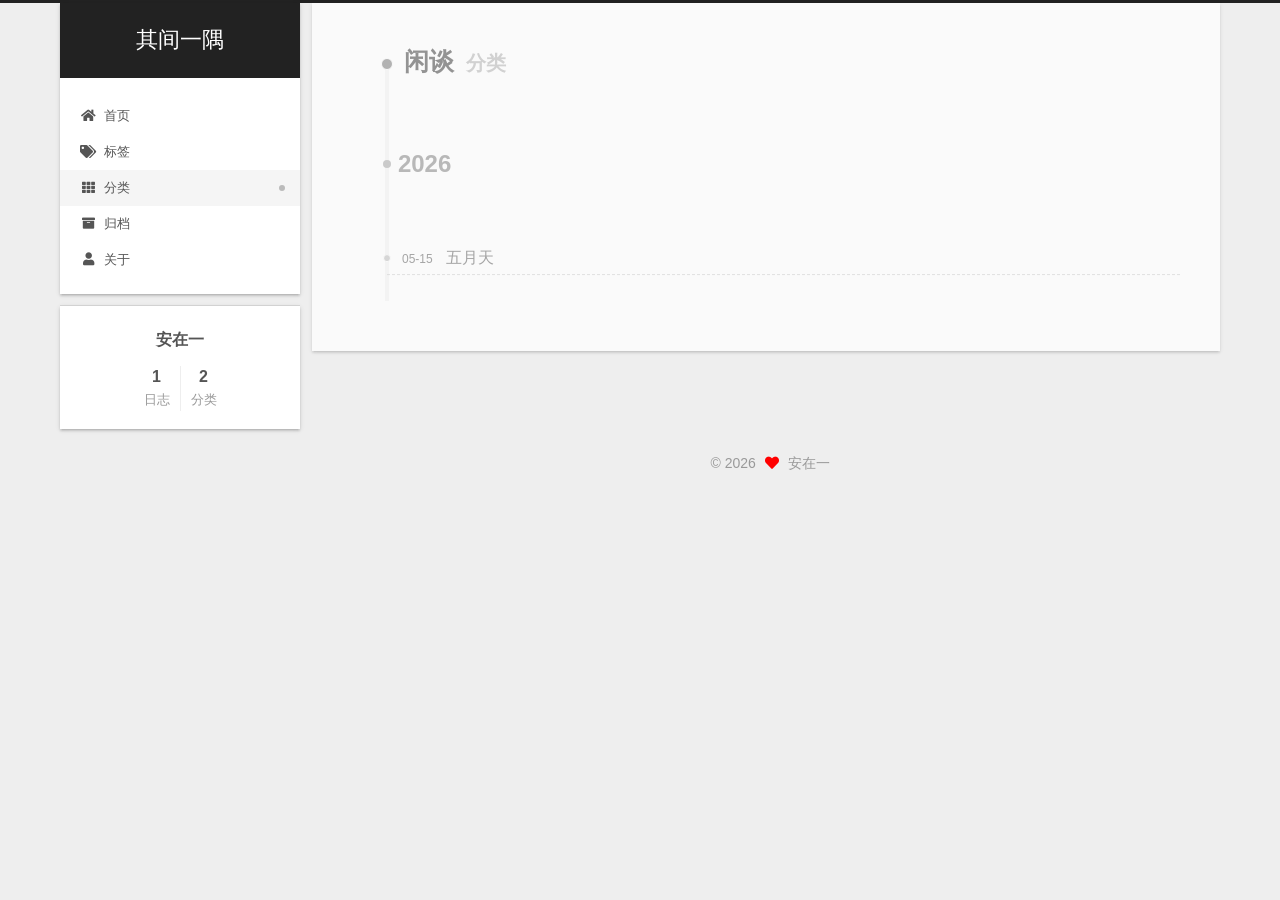
<file: categories/生活/闲谈/index.html>
<!DOCTYPE html>
<html lang="zh-CN">
<head>
  <meta charset="UTF-8">
<meta name="viewport" content="width=device-width, initial-scale=1, maximum-scale=2">
<meta name="theme-color" content="#222">
<meta name="generator" content="Hexo 8.1.2">
  <link rel="apple-touch-icon" sizes="180x180" href="/images/apple-touch-icon-next.png">
  <link rel="icon" type="image/png" sizes="32x32" href="/images/favicon-32x32-next.png">
  <link rel="icon" type="image/png" sizes="16x16" href="/images/favicon-16x16-next.png">
  <link rel="mask-icon" href="/images/logo.svg" color="#222">

<link rel="stylesheet" href="/css/main.css">


<link rel="stylesheet" href="/lib/font-awesome/css/all.min.css">

<script id="hexo-configurations">
    var NexT = window.NexT || {};
    var CONFIG = {"hostname":"engirion119.github.io","root":"/","scheme":"Gemini","version":"7.8.0","exturl":false,"sidebar":{"position":"left","display":"post","padding":18,"offset":12,"onmobile":false},"copycode":{"enable":false,"show_result":false,"style":null},"back2top":{"enable":true,"sidebar":false,"scrollpercent":false},"bookmark":{"enable":false,"color":"#222","save":"auto"},"fancybox":false,"mediumzoom":false,"lazyload":false,"pangu":false,"comments":{"style":"tabs","active":null,"storage":true,"lazyload":false,"nav":null},"algolia":{"hits":{"per_page":10},"labels":{"input_placeholder":"Search for Posts","hits_empty":"We didn't find any results for the search: ${query}","hits_stats":"${hits} results found in ${time} ms"}},"localsearch":{"enable":false,"trigger":"auto","top_n_per_article":1,"unescape":false,"preload":false},"motion":{"enable":true,"async":false,"transition":{"post_block":"fadeIn","post_header":"slideDownIn","post_body":"slideDownIn","coll_header":"slideLeftIn","sidebar":"slideUpIn"}}};
  </script>

  <meta property="og:type" content="website">
<meta property="og:title" content="其间一隅">
<meta property="og:url" content="https://engirion119.github.io/categories/%E7%94%9F%E6%B4%BB/%E9%97%B2%E8%B0%88/index.html">
<meta property="og:site_name" content="其间一隅">
<meta property="og:locale" content="zh_CN">
<meta property="article:author" content="安在一">
<meta name="twitter:card" content="summary">

<link rel="canonical" href="https://engirion119.github.io/categories/%E7%94%9F%E6%B4%BB/%E9%97%B2%E8%B0%88/">


<script id="page-configurations">
  // https://hexo.io/docs/variables.html
  CONFIG.page = {
    sidebar: "",
    isHome : false,
    isPost : false,
    lang   : 'zh-CN'
  };
</script>

  <title>分类: 闲谈 | 其间一隅</title>
  






  <noscript>
  <style>
  .use-motion .brand,
  .use-motion .menu-item,
  .sidebar-inner,
  .use-motion .post-block,
  .use-motion .pagination,
  .use-motion .comments,
  .use-motion .post-header,
  .use-motion .post-body,
  .use-motion .collection-header { opacity: initial; }

  .use-motion .site-title,
  .use-motion .site-subtitle {
    opacity: initial;
    top: initial;
  }

  .use-motion .logo-line-before i { left: initial; }
  .use-motion .logo-line-after i { right: initial; }
  </style>
</noscript>

</head>

<body itemscope itemtype="http://schema.org/WebPage">
  <div class="container use-motion">
    <div class="headband"></div>

    <header class="header" itemscope itemtype="http://schema.org/WPHeader">
      <div class="header-inner"><div class="site-brand-container">
  <div class="site-nav-toggle">
    <div class="toggle" aria-label="切换导航栏">
      <span class="toggle-line toggle-line-first"></span>
      <span class="toggle-line toggle-line-middle"></span>
      <span class="toggle-line toggle-line-last"></span>
    </div>
  </div>

  <div class="site-meta">

    <a href="/" class="brand" rel="start">
      <span class="logo-line-before"><i></i></span>
      <h1 class="site-title">其间一隅</h1>
      <span class="logo-line-after"><i></i></span>
    </a>
  </div>

  <div class="site-nav-right">
    <div class="toggle popup-trigger">
    </div>
  </div>
</div>




<nav class="site-nav">
  <ul id="menu" class="main-menu menu">
        <li class="menu-item menu-item-home">

    <a href="/" rel="section"><i class="fa fa-home fa-fw"></i>首页</a>

  </li>
        <li class="menu-item menu-item-tags">

    <a href="/tags/" rel="section"><i class="fa fa-tags fa-fw"></i>标签</a>

  </li>
        <li class="menu-item menu-item-categories">

    <a href="/categories/" rel="section"><i class="fa fa-th fa-fw"></i>分类</a>

  </li>
        <li class="menu-item menu-item-archives">

    <a href="/archives/" rel="section"><i class="fa fa-archive fa-fw"></i>归档</a>

  </li>
        <li class="menu-item menu-item-about">

    <a href="/about/" rel="section"><i class="fa fa-user fa-fw"></i>关于</a>

  </li>
  </ul>
</nav>




</div>
    </header>

    
  <div class="back-to-top">
    <i class="fa fa-arrow-up"></i>
    <span>0%</span>
  </div>


    <main class="main">
      <div class="main-inner">
        <div class="content-wrap">
          

          <div class="content category">
            

  
  
  
  <div class="post-block">
    <div class="posts-collapse">
      <div class="collection-title">
        <h2 class="collection-header">闲谈
          <small>分类</small>
        </h2>
      </div>

      
    <div class="collection-year">
      <span class="collection-header">2026</span>
    </div>

  <article itemscope itemtype="http://schema.org/Article">
    <header class="post-header">

      <div class="post-meta">
        <time itemprop="dateCreated"
              datetime="2026-05-15T02:19:41+08:00"
              content="2026-05-15">
          05-15
        </time>
      </div>

      <div class="post-title">
          <a class="post-title-link" href="/2026/05/15/%E4%BA%94%E6%9C%88%E5%A4%A9/" itemprop="url">
            <span itemprop="name">五月天</span>
          </a>
      </div>

    </header>
  </article>

    </div>
  </div>
  
  
  

  



          </div>
          

<script>
  window.addEventListener('tabs:register', () => {
    let { activeClass } = CONFIG.comments;
    if (CONFIG.comments.storage) {
      activeClass = localStorage.getItem('comments_active') || activeClass;
    }
    if (activeClass) {
      let activeTab = document.querySelector(`a[href="#comment-${activeClass}"]`);
      if (activeTab) {
        activeTab.click();
      }
    }
  });
  if (CONFIG.comments.storage) {
    window.addEventListener('tabs:click', event => {
      if (!event.target.matches('.tabs-comment .tab-content .tab-pane')) return;
      let commentClass = event.target.classList[1];
      localStorage.setItem('comments_active', commentClass);
    });
  }
</script>

        </div>
          
  
  <div class="toggle sidebar-toggle">
    <span class="toggle-line toggle-line-first"></span>
    <span class="toggle-line toggle-line-middle"></span>
    <span class="toggle-line toggle-line-last"></span>
  </div>

  <aside class="sidebar">
    <div class="sidebar-inner">

      <ul class="sidebar-nav motion-element">
        <li class="sidebar-nav-toc">
          文章目录
        </li>
        <li class="sidebar-nav-overview">
          站点概览
        </li>
      </ul>

      <!--noindex-->
      <div class="post-toc-wrap sidebar-panel">
      </div>
      <!--/noindex-->

      <div class="site-overview-wrap sidebar-panel">
        <div class="site-author motion-element" itemprop="author" itemscope itemtype="http://schema.org/Person">
  <p class="site-author-name" itemprop="name">安在一</p>
  <div class="site-description" itemprop="description"></div>
</div>
<div class="site-state-wrap motion-element">
  <nav class="site-state">
      <div class="site-state-item site-state-posts">
          <a href="/archives/">
        
          <span class="site-state-item-count">1</span>
          <span class="site-state-item-name">日志</span>
        </a>
      </div>
      <div class="site-state-item site-state-categories">
            <a href="/categories/">
          
        <span class="site-state-item-count">2</span>
        <span class="site-state-item-name">分类</span></a>
      </div>
  </nav>
</div>



      </div>

    </div>
  </aside>
  <div id="sidebar-dimmer"></div>


      </div>
    </main>

    <footer class="footer">
      <div class="footer-inner">
        

        

<div class="copyright">
  
  &copy; 
  <span itemprop="copyrightYear">2026</span>
  <span class="with-love">
    <i class="fa fa-heart"></i>
  </span>
  <span class="author" itemprop="copyrightHolder">安在一</span>
</div>
  <div class="powered-by">
    <!--由 <a href="https://hexo.io/" class="theme-link" rel="noopener" target="_blank">Hexo</a> & <a href="https://theme-next.org/" class="theme-link" rel="noopener" target="_blank">NexT.Gemini</a> 强力驱动 -->
  </div>

        








      </div>
    </footer>
  </div>

  
  <script src="/lib/anime.min.js"></script>
  <script src="/lib/velocity/velocity.min.js"></script>
  <script src="/lib/velocity/velocity.ui.min.js"></script>

<script src="/js/utils.js"></script>

<script src="/js/motion.js"></script>


<script src="/js/schemes/pisces.js"></script>


<script src="/js/next-boot.js"></script>




  















  

  

</body>
</html>
</file>
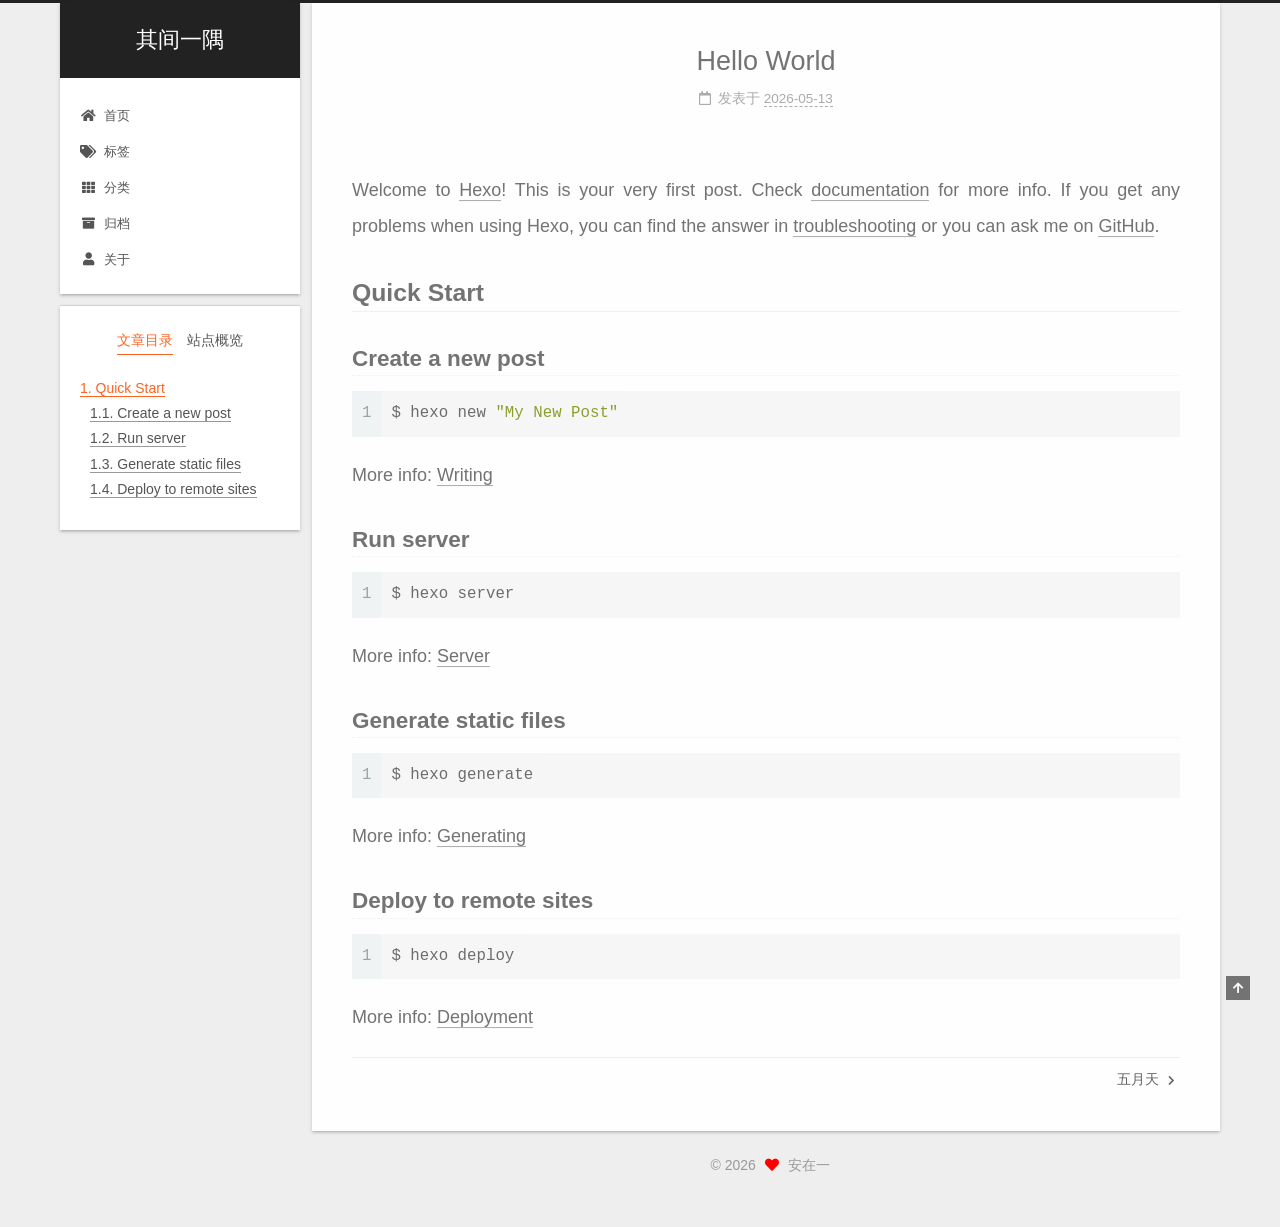
<file: 2026/05/13/hello-world/index.html>
<!DOCTYPE html>
<html lang="zh-CN">
<head>
  <meta charset="UTF-8">
<meta name="viewport" content="width=device-width, initial-scale=1, maximum-scale=2">
<meta name="theme-color" content="#222">
<meta name="generator" content="Hexo 8.1.2">
  <link rel="apple-touch-icon" sizes="180x180" href="/images/apple-touch-icon-next.png">
  <link rel="icon" type="image/png" sizes="32x32" href="/images/favicon-32x32-next.png">
  <link rel="icon" type="image/png" sizes="16x16" href="/images/favicon-16x16-next.png">
  <link rel="mask-icon" href="/images/logo.svg" color="#222">

<link rel="stylesheet" href="/css/main.css">


<link rel="stylesheet" href="/lib/font-awesome/css/all.min.css">

<script id="hexo-configurations">
    var NexT = window.NexT || {};
    var CONFIG = {"hostname":"engirion119.github.io","root":"/","scheme":"Gemini","version":"7.8.0","exturl":false,"sidebar":{"position":"left","display":"post","padding":18,"offset":12,"onmobile":false},"copycode":{"enable":false,"show_result":false,"style":null},"back2top":{"enable":true,"sidebar":false,"scrollpercent":false},"bookmark":{"enable":false,"color":"#222","save":"auto"},"fancybox":false,"mediumzoom":false,"lazyload":false,"pangu":false,"comments":{"style":"tabs","active":null,"storage":true,"lazyload":false,"nav":null},"algolia":{"hits":{"per_page":10},"labels":{"input_placeholder":"Search for Posts","hits_empty":"We didn't find any results for the search: ${query}","hits_stats":"${hits} results found in ${time} ms"}},"localsearch":{"enable":false,"trigger":"auto","top_n_per_article":1,"unescape":false,"preload":false},"motion":{"enable":true,"async":false,"transition":{"post_block":"fadeIn","post_header":"slideDownIn","post_body":"slideDownIn","coll_header":"slideLeftIn","sidebar":"slideUpIn"}}};
  </script>

  <meta name="description" content="Welcome to Hexo! This is your very first post. Check documentation for more info. If you get any problems when using Hexo, you can find the answer in troubleshooting or you can ask me on GitHub. Quick">
<meta property="og:type" content="article">
<meta property="og:title" content="Hello World">
<meta property="og:url" content="https://engirion119.github.io/2026/05/13/hello-world/index.html">
<meta property="og:site_name" content="其间一隅">
<meta property="og:description" content="Welcome to Hexo! This is your very first post. Check documentation for more info. If you get any problems when using Hexo, you can find the answer in troubleshooting or you can ask me on GitHub. Quick">
<meta property="og:locale" content="zh_CN">
<meta property="article:published_time" content="2026-05-13T08:08:29.456Z">
<meta property="article:modified_time" content="2026-05-13T08:08:29.456Z">
<meta property="article:author" content="安在一">
<meta name="twitter:card" content="summary">

<link rel="canonical" href="https://engirion119.github.io/2026/05/13/hello-world/">


<script id="page-configurations">
  // https://hexo.io/docs/variables.html
  CONFIG.page = {
    sidebar: "",
    isHome : false,
    isPost : true,
    lang   : 'zh-CN'
  };
</script>

  <title>Hello World | 其间一隅</title>
  






  <noscript>
  <style>
  .use-motion .brand,
  .use-motion .menu-item,
  .sidebar-inner,
  .use-motion .post-block,
  .use-motion .pagination,
  .use-motion .comments,
  .use-motion .post-header,
  .use-motion .post-body,
  .use-motion .collection-header { opacity: initial; }

  .use-motion .site-title,
  .use-motion .site-subtitle {
    opacity: initial;
    top: initial;
  }

  .use-motion .logo-line-before i { left: initial; }
  .use-motion .logo-line-after i { right: initial; }
  </style>
</noscript>

</head>

<body itemscope itemtype="http://schema.org/WebPage">
  <div class="container use-motion">
    <div class="headband"></div>

    <header class="header" itemscope itemtype="http://schema.org/WPHeader">
      <div class="header-inner"><div class="site-brand-container">
  <div class="site-nav-toggle">
    <div class="toggle" aria-label="切换导航栏">
      <span class="toggle-line toggle-line-first"></span>
      <span class="toggle-line toggle-line-middle"></span>
      <span class="toggle-line toggle-line-last"></span>
    </div>
  </div>

  <div class="site-meta">

    <a href="/" class="brand" rel="start">
      <span class="logo-line-before"><i></i></span>
      <h1 class="site-title">其间一隅</h1>
      <span class="logo-line-after"><i></i></span>
    </a>
  </div>

  <div class="site-nav-right">
    <div class="toggle popup-trigger">
    </div>
  </div>
</div>




<nav class="site-nav">
  <ul id="menu" class="main-menu menu">
        <li class="menu-item menu-item-home">

    <a href="/" rel="section"><i class="fa fa-home fa-fw"></i>首页</a>

  </li>
        <li class="menu-item menu-item-tags">

    <a href="/tags/" rel="section"><i class="fa fa-tags fa-fw"></i>标签</a>

  </li>
        <li class="menu-item menu-item-categories">

    <a href="/categories/" rel="section"><i class="fa fa-th fa-fw"></i>分类</a>

  </li>
        <li class="menu-item menu-item-archives">

    <a href="/archives/" rel="section"><i class="fa fa-archive fa-fw"></i>归档</a>

  </li>
        <li class="menu-item menu-item-about">

    <a href="/about/" rel="section"><i class="fa fa-user fa-fw"></i>关于</a>

  </li>
  </ul>
</nav>




</div>
    </header>

    
  <div class="back-to-top">
    <i class="fa fa-arrow-up"></i>
    <span>0%</span>
  </div>


    <main class="main">
      <div class="main-inner">
        <div class="content-wrap">
          

          <div class="content post posts-expand">
            

    
  
  
  <article itemscope itemtype="http://schema.org/Article" class="post-block" lang="zh-CN">
    <link itemprop="mainEntityOfPage" href="https://engirion119.github.io/2026/05/13/hello-world/">

    <span hidden itemprop="author" itemscope itemtype="http://schema.org/Person">
      <meta itemprop="image" content="/images/avatar.gif">
      <meta itemprop="name" content="安在一">
      <meta itemprop="description" content="">
    </span>

    <span hidden itemprop="publisher" itemscope itemtype="http://schema.org/Organization">
      <meta itemprop="name" content="其间一隅">
    </span>
      <header class="post-header">
        <h1 class="post-title" itemprop="name headline">
          Hello World
        </h1>

        <div class="post-meta">
            <span class="post-meta-item">
              <span class="post-meta-item-icon">
                <i class="far fa-calendar"></i>
              </span>
              <span class="post-meta-item-text">发表于</span>

              <time title="创建时间：2026-05-13 16:08:29" itemprop="dateCreated datePublished" datetime="2026-05-13T16:08:29+08:00">2026-05-13</time>
            </span>

          

        </div>
      </header>

    
    
    
    <div class="post-body" itemprop="articleBody">

      
        <p>Welcome to <a target="_blank" rel="noopener" href="https://hexo.io/">Hexo</a>! This is your very first post. Check <a target="_blank" rel="noopener" href="https://hexo.io/docs/">documentation</a> for more info. If you get any problems when using Hexo, you can find the answer in <a target="_blank" rel="noopener" href="https://hexo.io/docs/troubleshooting.html">troubleshooting</a> or you can ask me on <a target="_blank" rel="noopener" href="https://github.com/hexojs/hexo/issues">GitHub</a>.</p>
<h2 id="Quick-Start"><a href="#Quick-Start" class="headerlink" title="Quick Start"></a>Quick Start</h2><h3 id="Create-a-new-post"><a href="#Create-a-new-post" class="headerlink" title="Create a new post"></a>Create a new post</h3><figure class="highlight bash"><table><tr><td class="gutter"><pre><span class="line">1</span><br></pre></td><td class="code"><pre><span class="line">$ hexo new <span class="string">&quot;My New Post&quot;</span></span><br></pre></td></tr></table></figure>

<p>More info: <a target="_blank" rel="noopener" href="https://hexo.io/docs/writing.html">Writing</a></p>
<h3 id="Run-server"><a href="#Run-server" class="headerlink" title="Run server"></a>Run server</h3><figure class="highlight bash"><table><tr><td class="gutter"><pre><span class="line">1</span><br></pre></td><td class="code"><pre><span class="line">$ hexo server</span><br></pre></td></tr></table></figure>

<p>More info: <a target="_blank" rel="noopener" href="https://hexo.io/docs/server.html">Server</a></p>
<h3 id="Generate-static-files"><a href="#Generate-static-files" class="headerlink" title="Generate static files"></a>Generate static files</h3><figure class="highlight bash"><table><tr><td class="gutter"><pre><span class="line">1</span><br></pre></td><td class="code"><pre><span class="line">$ hexo generate</span><br></pre></td></tr></table></figure>

<p>More info: <a target="_blank" rel="noopener" href="https://hexo.io/docs/generating.html">Generating</a></p>
<h3 id="Deploy-to-remote-sites"><a href="#Deploy-to-remote-sites" class="headerlink" title="Deploy to remote sites"></a>Deploy to remote sites</h3><figure class="highlight bash"><table><tr><td class="gutter"><pre><span class="line">1</span><br></pre></td><td class="code"><pre><span class="line">$ hexo deploy</span><br></pre></td></tr></table></figure>

<p>More info: <a target="_blank" rel="noopener" href="https://hexo.io/docs/one-command-deployment.html">Deployment</a></p>

    </div>

    
    
    

      <footer class="post-footer">

        


        
    <div class="post-nav">
      <div class="post-nav-item"></div>
      <div class="post-nav-item">
    <a href="/2026/05/15/%E4%BA%94%E6%9C%88%E5%A4%A9/" rel="next" title="五月天">
      五月天 <i class="fa fa-chevron-right"></i>
    </a></div>
    </div>
      </footer>
    
  </article>
  
  
  



          </div>
          

<script>
  window.addEventListener('tabs:register', () => {
    let { activeClass } = CONFIG.comments;
    if (CONFIG.comments.storage) {
      activeClass = localStorage.getItem('comments_active') || activeClass;
    }
    if (activeClass) {
      let activeTab = document.querySelector(`a[href="#comment-${activeClass}"]`);
      if (activeTab) {
        activeTab.click();
      }
    }
  });
  if (CONFIG.comments.storage) {
    window.addEventListener('tabs:click', event => {
      if (!event.target.matches('.tabs-comment .tab-content .tab-pane')) return;
      let commentClass = event.target.classList[1];
      localStorage.setItem('comments_active', commentClass);
    });
  }
</script>

        </div>
          
  
  <div class="toggle sidebar-toggle">
    <span class="toggle-line toggle-line-first"></span>
    <span class="toggle-line toggle-line-middle"></span>
    <span class="toggle-line toggle-line-last"></span>
  </div>

  <aside class="sidebar">
    <div class="sidebar-inner">

      <ul class="sidebar-nav motion-element">
        <li class="sidebar-nav-toc">
          文章目录
        </li>
        <li class="sidebar-nav-overview">
          站点概览
        </li>
      </ul>

      <!--noindex-->
      <div class="post-toc-wrap sidebar-panel">
          <div class="post-toc motion-element"><ol class="nav"><li class="nav-item nav-level-2"><a class="nav-link" href="#Quick-Start"><span class="nav-number">1.</span> <span class="nav-text">Quick Start</span></a><ol class="nav-child"><li class="nav-item nav-level-3"><a class="nav-link" href="#Create-a-new-post"><span class="nav-number">1.1.</span> <span class="nav-text">Create a new post</span></a></li><li class="nav-item nav-level-3"><a class="nav-link" href="#Run-server"><span class="nav-number">1.2.</span> <span class="nav-text">Run server</span></a></li><li class="nav-item nav-level-3"><a class="nav-link" href="#Generate-static-files"><span class="nav-number">1.3.</span> <span class="nav-text">Generate static files</span></a></li><li class="nav-item nav-level-3"><a class="nav-link" href="#Deploy-to-remote-sites"><span class="nav-number">1.4.</span> <span class="nav-text">Deploy to remote sites</span></a></li></ol></li></ol></div>
      </div>
      <!--/noindex-->

      <div class="site-overview-wrap sidebar-panel">
        <div class="site-author motion-element" itemprop="author" itemscope itemtype="http://schema.org/Person">
  <p class="site-author-name" itemprop="name">安在一</p>
  <div class="site-description" itemprop="description"></div>
</div>
<div class="site-state-wrap motion-element">
  <nav class="site-state">
      <div class="site-state-item site-state-posts">
          <a href="/archives/">
        
          <span class="site-state-item-count">2</span>
          <span class="site-state-item-name">日志</span>
        </a>
      </div>
      <div class="site-state-item site-state-tags">
            <a href="/tags/">
          
        <span class="site-state-item-count">1</span>
        <span class="site-state-item-name">标签</span></a>
      </div>
  </nav>
</div>



      </div>

    </div>
  </aside>
  <div id="sidebar-dimmer"></div>


      </div>
    </main>

    <footer class="footer">
      <div class="footer-inner">
        

        

<div class="copyright">
  
  &copy; 
  <span itemprop="copyrightYear">2026</span>
  <span class="with-love">
    <i class="fa fa-heart"></i>
  </span>
  <span class="author" itemprop="copyrightHolder">安在一</span>
</div>
  <div class="powered-by">
    <!--由 <a href="https://hexo.io/" class="theme-link" rel="noopener" target="_blank">Hexo</a> & <a href="https://theme-next.org/" class="theme-link" rel="noopener" target="_blank">NexT.Gemini</a> 强力驱动 -->
  </div>

        








      </div>
    </footer>
  </div>

  
  <script src="/lib/anime.min.js"></script>
  <script src="/lib/velocity/velocity.min.js"></script>
  <script src="/lib/velocity/velocity.ui.min.js"></script>

<script src="/js/utils.js"></script>

<script src="/js/motion.js"></script>


<script src="/js/schemes/pisces.js"></script>


<script src="/js/next-boot.js"></script>




  















  

  

</body>
</html>
</file>
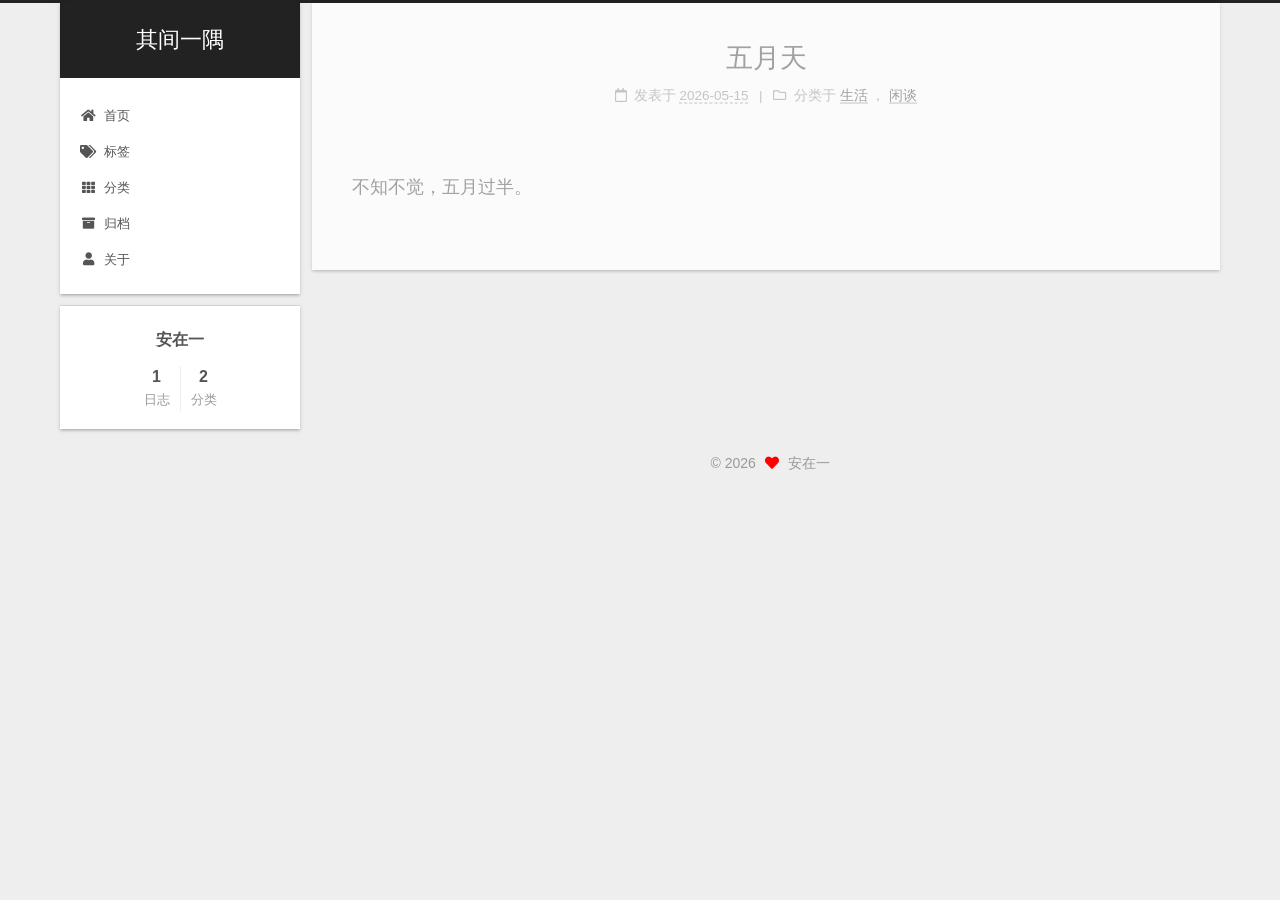
<file: 2026/05/15/五月天/index.html>
<!DOCTYPE html>
<html lang="zh-CN">
<head>
  <meta charset="UTF-8">
<meta name="viewport" content="width=device-width, initial-scale=1, maximum-scale=2">
<meta name="theme-color" content="#222">
<meta name="generator" content="Hexo 8.1.2">
  <link rel="apple-touch-icon" sizes="180x180" href="/images/apple-touch-icon-next.png">
  <link rel="icon" type="image/png" sizes="32x32" href="/images/favicon-32x32-next.png">
  <link rel="icon" type="image/png" sizes="16x16" href="/images/favicon-16x16-next.png">
  <link rel="mask-icon" href="/images/logo.svg" color="#222">

<link rel="stylesheet" href="/css/main.css">


<link rel="stylesheet" href="/lib/font-awesome/css/all.min.css">

<script id="hexo-configurations">
    var NexT = window.NexT || {};
    var CONFIG = {"hostname":"engirion119.github.io","root":"/","scheme":"Gemini","version":"7.8.0","exturl":false,"sidebar":{"position":"left","display":"post","padding":18,"offset":12,"onmobile":false},"copycode":{"enable":false,"show_result":false,"style":null},"back2top":{"enable":true,"sidebar":false,"scrollpercent":false},"bookmark":{"enable":false,"color":"#222","save":"auto"},"fancybox":false,"mediumzoom":false,"lazyload":false,"pangu":false,"comments":{"style":"tabs","active":null,"storage":true,"lazyload":false,"nav":null},"algolia":{"hits":{"per_page":10},"labels":{"input_placeholder":"Search for Posts","hits_empty":"We didn't find any results for the search: ${query}","hits_stats":"${hits} results found in ${time} ms"}},"localsearch":{"enable":false,"trigger":"auto","top_n_per_article":1,"unescape":false,"preload":false},"motion":{"enable":true,"async":false,"transition":{"post_block":"fadeIn","post_header":"slideDownIn","post_body":"slideDownIn","coll_header":"slideLeftIn","sidebar":"slideUpIn"}}};
  </script>

  <meta name="description" content="不知不觉，五月过半。">
<meta property="og:type" content="article">
<meta property="og:title" content="五月天">
<meta property="og:url" content="https://engirion119.github.io/2026/05/15/%E4%BA%94%E6%9C%88%E5%A4%A9/index.html">
<meta property="og:site_name" content="其间一隅">
<meta property="og:description" content="不知不觉，五月过半。">
<meta property="og:locale" content="zh_CN">
<meta property="article:published_time" content="2026-05-14T18:19:41.000Z">
<meta property="article:modified_time" content="2026-05-15T08:29:04.016Z">
<meta property="article:author" content="安在一">
<meta name="twitter:card" content="summary">

<link rel="canonical" href="https://engirion119.github.io/2026/05/15/%E4%BA%94%E6%9C%88%E5%A4%A9/">


<script id="page-configurations">
  // https://hexo.io/docs/variables.html
  CONFIG.page = {
    sidebar: "",
    isHome : false,
    isPost : true,
    lang   : 'zh-CN'
  };
</script>

  <title>五月天 | 其间一隅</title>
  






  <noscript>
  <style>
  .use-motion .brand,
  .use-motion .menu-item,
  .sidebar-inner,
  .use-motion .post-block,
  .use-motion .pagination,
  .use-motion .comments,
  .use-motion .post-header,
  .use-motion .post-body,
  .use-motion .collection-header { opacity: initial; }

  .use-motion .site-title,
  .use-motion .site-subtitle {
    opacity: initial;
    top: initial;
  }

  .use-motion .logo-line-before i { left: initial; }
  .use-motion .logo-line-after i { right: initial; }
  </style>
</noscript>

</head>

<body itemscope itemtype="http://schema.org/WebPage">
  <div class="container use-motion">
    <div class="headband"></div>

    <header class="header" itemscope itemtype="http://schema.org/WPHeader">
      <div class="header-inner"><div class="site-brand-container">
  <div class="site-nav-toggle">
    <div class="toggle" aria-label="切换导航栏">
      <span class="toggle-line toggle-line-first"></span>
      <span class="toggle-line toggle-line-middle"></span>
      <span class="toggle-line toggle-line-last"></span>
    </div>
  </div>

  <div class="site-meta">

    <a href="/" class="brand" rel="start">
      <span class="logo-line-before"><i></i></span>
      <h1 class="site-title">其间一隅</h1>
      <span class="logo-line-after"><i></i></span>
    </a>
  </div>

  <div class="site-nav-right">
    <div class="toggle popup-trigger">
    </div>
  </div>
</div>




<nav class="site-nav">
  <ul id="menu" class="main-menu menu">
        <li class="menu-item menu-item-home">

    <a href="/" rel="section"><i class="fa fa-home fa-fw"></i>首页</a>

  </li>
        <li class="menu-item menu-item-tags">

    <a href="/tags/" rel="section"><i class="fa fa-tags fa-fw"></i>标签</a>

  </li>
        <li class="menu-item menu-item-categories">

    <a href="/categories/" rel="section"><i class="fa fa-th fa-fw"></i>分类</a>

  </li>
        <li class="menu-item menu-item-archives">

    <a href="/archives/" rel="section"><i class="fa fa-archive fa-fw"></i>归档</a>

  </li>
        <li class="menu-item menu-item-about">

    <a href="/about/" rel="section"><i class="fa fa-user fa-fw"></i>关于</a>

  </li>
  </ul>
</nav>




</div>
    </header>

    
  <div class="back-to-top">
    <i class="fa fa-arrow-up"></i>
    <span>0%</span>
  </div>


    <main class="main">
      <div class="main-inner">
        <div class="content-wrap">
          

          <div class="content post posts-expand">
            

    
  
  
  <article itemscope itemtype="http://schema.org/Article" class="post-block" lang="zh-CN">
    <link itemprop="mainEntityOfPage" href="https://engirion119.github.io/2026/05/15/%E4%BA%94%E6%9C%88%E5%A4%A9/">

    <span hidden itemprop="author" itemscope itemtype="http://schema.org/Person">
      <meta itemprop="image" content="/images/avatar.gif">
      <meta itemprop="name" content="安在一">
      <meta itemprop="description" content="">
    </span>

    <span hidden itemprop="publisher" itemscope itemtype="http://schema.org/Organization">
      <meta itemprop="name" content="其间一隅">
    </span>
      <header class="post-header">
        <h1 class="post-title" itemprop="name headline">
          五月天
        </h1>

        <div class="post-meta">
            <span class="post-meta-item">
              <span class="post-meta-item-icon">
                <i class="far fa-calendar"></i>
              </span>
              <span class="post-meta-item-text">发表于</span>
              

              <time title="创建时间：2026-05-15 02:19:41 / 修改时间：16:29:04" itemprop="dateCreated datePublished" datetime="2026-05-15T02:19:41+08:00">2026-05-15</time>
            </span>
            <span class="post-meta-item">
              <span class="post-meta-item-icon">
                <i class="far fa-folder"></i>
              </span>
              <span class="post-meta-item-text">分类于</span>
                <span itemprop="about" itemscope itemtype="http://schema.org/Thing">
                  <a href="/categories/%E7%94%9F%E6%B4%BB/" itemprop="url" rel="index"><span itemprop="name">生活</span></a>
                </span>
                  ，
                <span itemprop="about" itemscope itemtype="http://schema.org/Thing">
                  <a href="/categories/%E7%94%9F%E6%B4%BB/%E9%97%B2%E8%B0%88/" itemprop="url" rel="index"><span itemprop="name">闲谈</span></a>
                </span>
            </span>

          

        </div>
      </header>

    
    
    
    <div class="post-body" itemprop="articleBody">

      
        <p>不知不觉，五月过半。</p>

    </div>

    
    
    

      <footer class="post-footer">

        


        
      </footer>
    
  </article>
  
  
  



          </div>
          

<script>
  window.addEventListener('tabs:register', () => {
    let { activeClass } = CONFIG.comments;
    if (CONFIG.comments.storage) {
      activeClass = localStorage.getItem('comments_active') || activeClass;
    }
    if (activeClass) {
      let activeTab = document.querySelector(`a[href="#comment-${activeClass}"]`);
      if (activeTab) {
        activeTab.click();
      }
    }
  });
  if (CONFIG.comments.storage) {
    window.addEventListener('tabs:click', event => {
      if (!event.target.matches('.tabs-comment .tab-content .tab-pane')) return;
      let commentClass = event.target.classList[1];
      localStorage.setItem('comments_active', commentClass);
    });
  }
</script>

        </div>
          
  
  <div class="toggle sidebar-toggle">
    <span class="toggle-line toggle-line-first"></span>
    <span class="toggle-line toggle-line-middle"></span>
    <span class="toggle-line toggle-line-last"></span>
  </div>

  <aside class="sidebar">
    <div class="sidebar-inner">

      <ul class="sidebar-nav motion-element">
        <li class="sidebar-nav-toc">
          文章目录
        </li>
        <li class="sidebar-nav-overview">
          站点概览
        </li>
      </ul>

      <!--noindex-->
      <div class="post-toc-wrap sidebar-panel">
      </div>
      <!--/noindex-->

      <div class="site-overview-wrap sidebar-panel">
        <div class="site-author motion-element" itemprop="author" itemscope itemtype="http://schema.org/Person">
  <p class="site-author-name" itemprop="name">安在一</p>
  <div class="site-description" itemprop="description"></div>
</div>
<div class="site-state-wrap motion-element">
  <nav class="site-state">
      <div class="site-state-item site-state-posts">
          <a href="/archives/">
        
          <span class="site-state-item-count">1</span>
          <span class="site-state-item-name">日志</span>
        </a>
      </div>
      <div class="site-state-item site-state-categories">
            <a href="/categories/">
          
        <span class="site-state-item-count">2</span>
        <span class="site-state-item-name">分类</span></a>
      </div>
  </nav>
</div>



      </div>

    </div>
  </aside>
  <div id="sidebar-dimmer"></div>


      </div>
    </main>

    <footer class="footer">
      <div class="footer-inner">
        

        

<div class="copyright">
  
  &copy; 
  <span itemprop="copyrightYear">2026</span>
  <span class="with-love">
    <i class="fa fa-heart"></i>
  </span>
  <span class="author" itemprop="copyrightHolder">安在一</span>
</div>
  <div class="powered-by">
    <!--由 <a href="https://hexo.io/" class="theme-link" rel="noopener" target="_blank">Hexo</a> & <a href="https://theme-next.org/" class="theme-link" rel="noopener" target="_blank">NexT.Gemini</a> 强力驱动 -->
  </div>

        








      </div>
    </footer>
  </div>

  
  <script src="/lib/anime.min.js"></script>
  <script src="/lib/velocity/velocity.min.js"></script>
  <script src="/lib/velocity/velocity.ui.min.js"></script>

<script src="/js/utils.js"></script>

<script src="/js/motion.js"></script>


<script src="/js/schemes/pisces.js"></script>


<script src="/js/next-boot.js"></script>




  















  

  

</body>
</html>
</file>
<file: css/main.css>
:root {
  --body-bg-color: #eee;
  --content-bg-color: #fff;
  --card-bg-color: #f5f5f5;
  --text-color: #555;
  --blockquote-color: #666;
  --link-color: #555;
  --link-hover-color: #222;
  --brand-color: #fff;
  --brand-hover-color: #fff;
  --table-row-odd-bg-color: #f9f9f9;
  --table-row-hover-bg-color: #f5f5f5;
  --menu-item-bg-color: #f5f5f5;
  --btn-default-bg: #fff;
  --btn-default-color: #555;
  --btn-default-border-color: #555;
  --btn-default-hover-bg: #222;
  --btn-default-hover-color: #fff;
  --btn-default-hover-border-color: #222;
}
html {
  line-height: 1.15; /* 1 */
  -webkit-text-size-adjust: 100%; /* 2 */
}
body {
  margin: 0;
}
main {
  display: block;
}
h1 {
  font-size: 2em;
  margin: 0.67em 0;
}
hr {
  box-sizing: content-box; /* 1 */
  height: 0; /* 1 */
  overflow: visible; /* 2 */
}
pre {
  font-family: monospace, monospace; /* 1 */
  font-size: 1em; /* 2 */
}
a {
  background: transparent;
}
abbr[title] {
  border-bottom: none; /* 1 */
  text-decoration: underline; /* 2 */
  text-decoration: underline dotted; /* 2 */
}
b,
strong {
  font-weight: bolder;
}
code,
kbd,
samp {
  font-family: monospace, monospace; /* 1 */
  font-size: 1em; /* 2 */
}
small {
  font-size: 80%;
}
sub,
sup {
  font-size: 75%;
  line-height: 0;
  position: relative;
  vertical-align: baseline;
}
sub {
  bottom: -0.25em;
}
sup {
  top: -0.5em;
}
img {
  border-style: none;
}
button,
input,
optgroup,
select,
textarea {
  font-family: inherit; /* 1 */
  font-size: 100%; /* 1 */
  line-height: 1.15; /* 1 */
  margin: 0; /* 2 */
}
button,
input {
/* 1 */
  overflow: visible;
}
button,
select {
/* 1 */
  text-transform: none;
}
button,
[type='button'],
[type='reset'],
[type='submit'] {
  -webkit-appearance: button;
}
button::-moz-focus-inner,
[type='button']::-moz-focus-inner,
[type='reset']::-moz-focus-inner,
[type='submit']::-moz-focus-inner {
  border-style: none;
  padding: 0;
}
button:-moz-focusring,
[type='button']:-moz-focusring,
[type='reset']:-moz-focusring,
[type='submit']:-moz-focusring {
  outline: 1px dotted ButtonText;
}
fieldset {
  padding: 0.35em 0.75em 0.625em;
}
legend {
  box-sizing: border-box; /* 1 */
  color: inherit; /* 2 */
  display: table; /* 1 */
  max-width: 100%; /* 1 */
  padding: 0; /* 3 */
  white-space: normal; /* 1 */
}
progress {
  vertical-align: baseline;
}
textarea {
  overflow: auto;
}
[type='checkbox'],
[type='radio'] {
  box-sizing: border-box; /* 1 */
  padding: 0; /* 2 */
}
[type='number']::-webkit-inner-spin-button,
[type='number']::-webkit-outer-spin-button {
  height: auto;
}
[type='search'] {
  outline-offset: -2px; /* 2 */
  -webkit-appearance: textfield; /* 1 */
}
[type='search']::-webkit-search-decoration {
  -webkit-appearance: none;
}
::-webkit-file-upload-button {
  font: inherit; /* 2 */
  -webkit-appearance: button; /* 1 */
}
details {
  display: block;
}
summary {
  display: list-item;
}
template {
  display: none;
}
[hidden] {
  display: none;
}
::selection {
  background: #262a30;
  color: #eee;
}
html,
body {
  height: 100%;
}
body {
  background: var(--body-bg-color);
  color: var(--text-color);
  font-family: 'Lato', "PingFang SC", "Microsoft YaHei", sans-serif;
  font-size: 1em;
  line-height: 2;
}
@media (max-width: 991px) {
  body {
    padding-left: 0 !important;
    padding-right: 0 !important;
  }
}
h1,
h2,
h3,
h4,
h5,
h6 {
  font-family: 'Lato', "PingFang SC", "Microsoft YaHei", sans-serif;
  font-weight: bold;
  line-height: 1.5;
  margin: 20px 0 15px;
}
h1 {
  font-size: 1.5em;
}
h2 {
  font-size: 1.375em;
}
h3 {
  font-size: 1.25em;
}
h4 {
  font-size: 1.125em;
}
h5 {
  font-size: 1em;
}
h6 {
  font-size: 0.875em;
}
p {
  margin: 0 0 20px 0;
}
a,
span.exturl {
  border-bottom: 1px solid #999;
  color: var(--link-color);
  outline: 0;
  text-decoration: none;
  overflow-wrap: break-word;
  word-wrap: break-word;
  cursor: pointer;
}
a:hover,
span.exturl:hover {
  border-bottom-color: var(--link-hover-color);
  color: var(--link-hover-color);
}
iframe,
img,
video {
  display: block;
  margin-left: auto;
  margin-right: auto;
  max-width: 100%;
}
hr {
  background-image: repeating-linear-gradient(-45deg, #ddd, #ddd 4px, transparent 4px, transparent 8px);
  border: 0;
  height: 3px;
  margin: 40px 0;
}
blockquote {
  border-left: 4px solid #ddd;
  color: var(--blockquote-color);
  margin: 0;
  padding: 0 15px;
}
blockquote cite::before {
  content: '-';
  padding: 0 5px;
}
dt {
  font-weight: bold;
}
dd {
  margin: 0;
  padding: 0;
}
kbd {
  background-color: #f5f5f5;
  background-image: linear-gradient(#eee, #fff, #eee);
  border: 1px solid #ccc;
  border-radius: 0.2em;
  box-shadow: 0.1em 0.1em 0.2em rgba(0,0,0,0.1);
  color: #555;
  font-family: inherit;
  padding: 0.1em 0.3em;
  white-space: nowrap;
}
.table-container {
  overflow: auto;
}
table {
  border-collapse: collapse;
  border-spacing: 0;
  font-size: 0.875em;
  margin: 0 0 20px 0;
  width: 100%;
}
tbody tr:nth-of-type(odd) {
  background: var(--table-row-odd-bg-color);
}
tbody tr:hover {
  background: var(--table-row-hover-bg-color);
}
caption,
th,
td {
  font-weight: normal;
  padding: 8px;
  vertical-align: middle;
}
th,
td {
  border: 1px solid #ddd;
  border-bottom: 3px solid #ddd;
}
th {
  font-weight: 700;
  padding-bottom: 10px;
}
td {
  border-bottom-width: 1px;
}
.btn {
  background: var(--btn-default-bg);
  border: 2px solid var(--btn-default-border-color);
  border-radius: 2px;
  color: var(--btn-default-color);
  display: inline-block;
  font-size: 0.875em;
  line-height: 2;
  padding: 0 20px;
  text-decoration: none;
  transition-property: background-color;
  transition-delay: 0s;
  transition-duration: 0.2s;
  transition-timing-function: ease-in-out;
}
.btn:hover {
  background: var(--btn-default-hover-bg);
  border-color: var(--btn-default-hover-border-color);
  color: var(--btn-default-hover-color);
}
.btn + .btn {
  margin: 0 0 8px 8px;
}
.btn .fa-fw {
  text-align: left;
  width: 1.285714285714286em;
}
.toggle {
  line-height: 0;
}
.toggle .toggle-line {
  background: #fff;
  display: inline-block;
  height: 2px;
  left: 0;
  position: relative;
  top: 0;
  transition: all 0.4s;
  vertical-align: top;
  width: 100%;
}
.toggle .toggle-line:not(:first-child) {
  margin-top: 3px;
}
.toggle.toggle-arrow .toggle-line-first {
  left: 50%;
  top: 2px;
  transform: rotate(45deg);
  width: 50%;
}
.toggle.toggle-arrow .toggle-line-middle {
  left: 2px;
  width: 90%;
}
.toggle.toggle-arrow .toggle-line-last {
  left: 50%;
  top: -2px;
  transform: rotate(-45deg);
  width: 50%;
}
.toggle.toggle-close .toggle-line-first {
  transform: rotate(-45deg);
  top: 5px;
}
.toggle.toggle-close .toggle-line-middle {
  opacity: 0;
}
.toggle.toggle-close .toggle-line-last {
  transform: rotate(45deg);
  top: -5px;
}
.highlight,
pre {
  background: #f7f7f7;
  color: #4d4d4c;
  line-height: 1.6;
  margin: 0 auto 20px;
}
pre,
code {
  font-family: consolas, Menlo, monospace, "PingFang SC", "Microsoft YaHei";
}
code {
  background: #eee;
  border-radius: 3px;
  color: #555;
  padding: 2px 4px;
  overflow-wrap: break-word;
  word-wrap: break-word;
}
.highlight *::selection {
  background: #d6d6d6;
}
.highlight pre {
  border: 0;
  margin: 0;
  padding: 10px 0;
}
.highlight table {
  border: 0;
  margin: 0;
  width: auto;
}
.highlight td {
  border: 0;
  padding: 0;
}
.highlight figcaption {
  background: #eff2f3;
  color: #4d4d4c;
  display: flex;
  font-size: 0.875em;
  justify-content: space-between;
  line-height: 1.2;
  padding: 0.5em;
}
.highlight figcaption a {
  color: #4d4d4c;
}
.highlight figcaption a:hover {
  border-bottom-color: #4d4d4c;
}
.highlight .gutter {
  -moz-user-select: none;
  -ms-user-select: none;
  -webkit-user-select: none;
  user-select: none;
}
.highlight .gutter pre {
  background: #eff2f3;
  color: #869194;
  padding-left: 10px;
  padding-right: 10px;
  text-align: right;
}
.highlight .code pre {
  background: #f7f7f7;
  padding-left: 10px;
  width: 100%;
}
.gist table {
  width: auto;
}
.gist table td {
  border: 0;
}
pre {
  overflow: auto;
  padding: 10px;
}
pre code {
  background: none;
  color: #4d4d4c;
  font-size: 0.875em;
  padding: 0;
  text-shadow: none;
}
pre .deletion {
  background: #fdd;
}
pre .addition {
  background: #dfd;
}
pre .meta {
  color: #eab700;
  -moz-user-select: none;
  -ms-user-select: none;
  -webkit-user-select: none;
  user-select: none;
}
pre .comment {
  color: #8e908c;
}
pre .variable,
pre .attribute,
pre .tag,
pre .name,
pre .regexp,
pre .ruby .constant,
pre .xml .tag .title,
pre .xml .pi,
pre .xml .doctype,
pre .html .doctype,
pre .css .id,
pre .css .class,
pre .css .pseudo {
  color: #c82829;
}
pre .number,
pre .preprocessor,
pre .built_in,
pre .builtin-name,
pre .literal,
pre .params,
pre .constant,
pre .command {
  color: #f5871f;
}
pre .ruby .class .title,
pre .css .rules .attribute,
pre .string,
pre .symbol,
pre .value,
pre .inheritance,
pre .header,
pre .ruby .symbol,
pre .xml .cdata,
pre .special,
pre .formula {
  color: #718c00;
}
pre .title,
pre .css .hexcolor {
  color: #3e999f;
}
pre .function,
pre .python .decorator,
pre .python .title,
pre .ruby .function .title,
pre .ruby .title .keyword,
pre .perl .sub,
pre .javascript .title,
pre .coffeescript .title {
  color: #4271ae;
}
pre .keyword,
pre .javascript .function {
  color: #8959a8;
}
.blockquote-center {
  border-left: none;
  margin: 40px 0;
  padding: 0;
  position: relative;
  text-align: center;
}
.blockquote-center .fa {
  display: block;
  opacity: 0.6;
  position: absolute;
  width: 100%;
}
.blockquote-center .fa-quote-left {
  border-top: 1px solid #ccc;
  text-align: left;
  top: -20px;
}
.blockquote-center .fa-quote-right {
  border-bottom: 1px solid #ccc;
  text-align: right;
  bottom: -20px;
}
.blockquote-center p,
.blockquote-center div {
  text-align: center;
}
.post-body .group-picture img {
  margin: 0 auto;
  padding: 0 3px;
}
.group-picture-row {
  margin-bottom: 6px;
  overflow: hidden;
}
.group-picture-column {
  float: left;
  margin-bottom: 10px;
}
.post-body .label {
  color: #555;
  display: inline;
  padding: 0 2px;
}
.post-body .label.default {
  background: #f0f0f0;
}
.post-body .label.primary {
  background: #efe6f7;
}
.post-body .label.info {
  background: #e5f2f8;
}
.post-body .label.success {
  background: #e7f4e9;
}
.post-body .label.warning {
  background: #fcf6e1;
}
.post-body .label.danger {
  background: #fae8eb;
}
.post-body .tabs {
  margin-bottom: 20px;
}
.post-body .tabs,
.tabs-comment {
  display: block;
  padding-top: 10px;
  position: relative;
}
.post-body .tabs ul.nav-tabs,
.tabs-comment ul.nav-tabs {
  display: flex;
  flex-wrap: wrap;
  margin: 0;
  margin-bottom: -1px;
  padding: 0;
}
@media (max-width: 413px) {
  .post-body .tabs ul.nav-tabs,
  .tabs-comment ul.nav-tabs {
    display: block;
    margin-bottom: 5px;
  }
}
.post-body .tabs ul.nav-tabs li.tab,
.tabs-comment ul.nav-tabs li.tab {
  border-bottom: 1px solid #ddd;
  border-left: 1px solid transparent;
  border-right: 1px solid transparent;
  border-top: 3px solid transparent;
  flex-grow: 1;
  list-style-type: none;
  border-radius: 0 0 0 0;
}
@media (max-width: 413px) {
  .post-body .tabs ul.nav-tabs li.tab,
  .tabs-comment ul.nav-tabs li.tab {
    border-bottom: 1px solid transparent;
    border-left: 3px solid transparent;
    border-right: 1px solid transparent;
    border-top: 1px solid transparent;
  }
}
@media (max-width: 413px) {
  .post-body .tabs ul.nav-tabs li.tab,
  .tabs-comment ul.nav-tabs li.tab {
    border-radius: 0;
  }
}
.post-body .tabs ul.nav-tabs li.tab a,
.tabs-comment ul.nav-tabs li.tab a {
  border-bottom: initial;
  display: block;
  line-height: 1.8;
  outline: 0;
  padding: 0.25em 0.75em;
  text-align: center;
  transition-delay: 0s;
  transition-duration: 0.2s;
  transition-timing-function: ease-out;
}
.post-body .tabs ul.nav-tabs li.tab a i,
.tabs-comment ul.nav-tabs li.tab a i {
  width: 1.285714285714286em;
}
.post-body .tabs ul.nav-tabs li.tab.active,
.tabs-comment ul.nav-tabs li.tab.active {
  border-bottom: 1px solid transparent;
  border-left: 1px solid #ddd;
  border-right: 1px solid #ddd;
  border-top: 3px solid #fc6423;
}
@media (max-width: 413px) {
  .post-body .tabs ul.nav-tabs li.tab.active,
  .tabs-comment ul.nav-tabs li.tab.active {
    border-bottom: 1px solid #ddd;
    border-left: 3px solid #fc6423;
    border-right: 1px solid #ddd;
    border-top: 1px solid #ddd;
  }
}
.post-body .tabs ul.nav-tabs li.tab.active a,
.tabs-comment ul.nav-tabs li.tab.active a {
  color: var(--link-color);
  cursor: default;
}
.post-body .tabs .tab-content .tab-pane,
.tabs-comment .tab-content .tab-pane {
  border: 1px solid #ddd;
  border-top: 0;
  padding: 20px 20px 0 20px;
  border-radius: 0;
}
.post-body .tabs .tab-content .tab-pane:not(.active),
.tabs-comment .tab-content .tab-pane:not(.active) {
  display: none;
}
.post-body .tabs .tab-content .tab-pane.active,
.tabs-comment .tab-content .tab-pane.active {
  display: block;
}
.post-body .tabs .tab-content .tab-pane.active:nth-of-type(1),
.tabs-comment .tab-content .tab-pane.active:nth-of-type(1) {
  border-radius: 0 0 0 0;
}
@media (max-width: 413px) {
  .post-body .tabs .tab-content .tab-pane.active:nth-of-type(1),
  .tabs-comment .tab-content .tab-pane.active:nth-of-type(1) {
    border-radius: 0;
  }
}
.post-body .note {
  border-radius: 3px;
  margin-bottom: 20px;
  padding: 1em;
  position: relative;
  border: 1px solid #eee;
  border-left-width: 5px;
}
.post-body .note h2,
.post-body .note h3,
.post-body .note h4,
.post-body .note h5,
.post-body .note h6 {
  margin-top: 0;
  border-bottom: initial;
  margin-bottom: 0;
  padding-top: 0;
}
.post-body .note p:first-child,
.post-body .note ul:first-child,
.post-body .note ol:first-child,
.post-body .note table:first-child,
.post-body .note pre:first-child,
.post-body .note blockquote:first-child,
.post-body .note img:first-child {
  margin-top: 0;
}
.post-body .note p:last-child,
.post-body .note ul:last-child,
.post-body .note ol:last-child,
.post-body .note table:last-child,
.post-body .note pre:last-child,
.post-body .note blockquote:last-child,
.post-body .note img:last-child {
  margin-bottom: 0;
}
.post-body .note.default {
  border-left-color: #777;
}
.post-body .note.default h2,
.post-body .note.default h3,
.post-body .note.default h4,
.post-body .note.default h5,
.post-body .note.default h6 {
  color: #777;
}
.post-body .note.primary {
  border-left-color: #6f42c1;
}
.post-body .note.primary h2,
.post-body .note.primary h3,
.post-body .note.primary h4,
.post-body .note.primary h5,
.post-body .note.primary h6 {
  color: #6f42c1;
}
.post-body .note.info {
  border-left-color: #428bca;
}
.post-body .note.info h2,
.post-body .note.info h3,
.post-body .note.info h4,
.post-body .note.info h5,
.post-body .note.info h6 {
  color: #428bca;
}
.post-body .note.success {
  border-left-color: #5cb85c;
}
.post-body .note.success h2,
.post-body .note.success h3,
.post-body .note.success h4,
.post-body .note.success h5,
.post-body .note.success h6 {
  color: #5cb85c;
}
.post-body .note.warning {
  border-left-color: #f0ad4e;
}
.post-body .note.warning h2,
.post-body .note.warning h3,
.post-body .note.warning h4,
.post-body .note.warning h5,
.post-body .note.warning h6 {
  color: #f0ad4e;
}
.post-body .note.danger {
  border-left-color: #d9534f;
}
.post-body .note.danger h2,
.post-body .note.danger h3,
.post-body .note.danger h4,
.post-body .note.danger h5,
.post-body .note.danger h6 {
  color: #d9534f;
}
.pagination .prev,
.pagination .next,
.pagination .page-number,
.pagination .space {
  display: inline-block;
  margin: 0 10px;
  padding: 0 11px;
  position: relative;
  top: -1px;
}
@media (max-width: 767px) {
  .pagination .prev,
  .pagination .next,
  .pagination .page-number,
  .pagination .space {
    margin: 0 5px;
  }
}
.pagination {
  border-top: 1px solid #eee;
  margin: 120px 0 0;
  text-align: center;
}
.pagination .prev,
.pagination .next,
.pagination .page-number {
  border-bottom: 0;
  border-top: 1px solid #eee;
  transition-property: border-color;
  transition-delay: 0s;
  transition-duration: 0.2s;
  transition-timing-function: ease-in-out;
}
.pagination .prev:hover,
.pagination .next:hover,
.pagination .page-number:hover {
  border-top-color: #222;
}
.pagination .space {
  margin: 0;
  padding: 0;
}
.pagination .prev {
  margin-left: 0;
}
.pagination .next {
  margin-right: 0;
}
.pagination .page-number.current {
  background: #ccc;
  border-top-color: #ccc;
  color: #fff;
}
@media (max-width: 767px) {
  .pagination {
    border-top: none;
  }
  .pagination .prev,
  .pagination .next,
  .pagination .page-number {
    border-bottom: 1px solid #eee;
    border-top: 0;
    margin-bottom: 10px;
    padding: 0 10px;
  }
  .pagination .prev:hover,
  .pagination .next:hover,
  .pagination .page-number:hover {
    border-bottom-color: #222;
  }
}
.comments {
  margin-top: 60px;
  overflow: hidden;
}
.comment-button-group {
  display: flex;
  flex-wrap: wrap-reverse;
  justify-content: center;
  margin: 1em 0;
}
.comment-button-group .comment-button {
  margin: 0.1em 0.2em;
}
.comment-button-group .comment-button.active {
  background: var(--btn-default-hover-bg);
  border-color: var(--btn-default-hover-border-color);
  color: var(--btn-default-hover-color);
}
.comment-position {
  display: none;
}
.comment-position.active {
  display: block;
}
.tabs-comment {
  background: var(--content-bg-color);
  margin-top: 4em;
  padding-top: 0;
}
.tabs-comment .comments {
  border: 0;
  box-shadow: none;
  margin-top: 0;
  padding-top: 0;
}
.container {
  min-height: 100%;
  position: relative;
}
.main-inner {
  margin: 0 auto;
  width: calc(100% - 20px);
}
@media (min-width: 1200px) {
  .main-inner {
    width: 1160px;
  }
}
@media (min-width: 1600px) {
  .main-inner {
    width: 73%;
  }
}
@media (max-width: 767px) {
  .content-wrap {
    padding: 0 20px;
  }
}
.header {
  background: transparent;
}
.header-inner {
  margin: 0 auto;
  width: calc(100% - 20px);
}
@media (min-width: 1200px) {
  .header-inner {
    width: 1160px;
  }
}
@media (min-width: 1600px) {
  .header-inner {
    width: 73%;
  }
}
.site-brand-container {
  display: flex;
  flex-shrink: 0;
  padding: 0 10px;
}
.headband {
  background: #222;
  height: 3px;
}
.site-meta {
  flex-grow: 1;
  text-align: center;
}
@media (max-width: 767px) {
  .site-meta {
    text-align: center;
  }
}
.brand {
  border-bottom: none;
  color: var(--brand-color);
  display: inline-block;
  line-height: 1.375em;
  padding: 0 40px;
  position: relative;
}
.brand:hover {
  color: var(--brand-hover-color);
}
.site-title {
  font-family: 'Lato', "PingFang SC", "Microsoft YaHei", sans-serif;
  font-size: 1.375em;
  font-weight: normal;
  margin: 0;
}
.site-subtitle {
  color: #ddd;
  font-size: 0.8125em;
  margin: 10px 0;
}
.use-motion .brand {
  opacity: 0;
}
.use-motion .site-title,
.use-motion .site-subtitle,
.use-motion .custom-logo-image {
  opacity: 0;
  position: relative;
  top: -10px;
}
.site-nav-toggle,
.site-nav-right {
  display: none;
}
@media (max-width: 767px) {
  .site-nav-toggle,
  .site-nav-right {
    display: flex;
    flex-direction: column;
    justify-content: center;
  }
}
.site-nav-toggle .toggle,
.site-nav-right .toggle {
  color: var(--text-color);
  padding: 10px;
  width: 22px;
}
.site-nav-toggle .toggle .toggle-line,
.site-nav-right .toggle .toggle-line {
  background: var(--text-color);
  border-radius: 1px;
}
.site-nav {
  display: block;
}
@media (max-width: 767px) {
  .site-nav {
    clear: both;
    display: none;
  }
}
.site-nav.site-nav-on {
  display: block;
}
.menu {
  margin-top: 20px;
  padding-left: 0;
  text-align: center;
}
.menu-item {
  display: inline-block;
  list-style: none;
  margin: 0 10px;
}
@media (max-width: 767px) {
  .menu-item {
    display: block;
    margin-top: 10px;
  }
  .menu-item.menu-item-search {
    display: none;
  }
}
.menu-item a,
.menu-item span.exturl {
  border-bottom: 0;
  display: block;
  font-size: 0.8125em;
  transition-property: border-color;
  transition-delay: 0s;
  transition-duration: 0.2s;
  transition-timing-function: ease-in-out;
}
@media (hover: none) {
  .menu-item a:hover,
  .menu-item span.exturl:hover {
    border-bottom-color: transparent !important;
  }
}
.menu-item .fa,
.menu-item .fab,
.menu-item .far,
.menu-item .fas {
  margin-right: 8px;
}
.menu-item .badge {
  display: inline-block;
  font-weight: bold;
  line-height: 1;
  margin-left: 0.35em;
  margin-top: 0.35em;
  text-align: center;
  white-space: nowrap;
}
@media (max-width: 767px) {
  .menu-item .badge {
    float: right;
    margin-left: 0;
  }
}
.menu-item-active a,
.menu .menu-item a:hover,
.menu .menu-item span.exturl:hover {
  background: var(--menu-item-bg-color);
}
.use-motion .menu-item {
  opacity: 0;
}
.sidebar {
  background: #222;
  bottom: 0;
  box-shadow: inset 0 2px 6px #000;
  position: fixed;
  top: 0;
}
@media (max-width: 991px) {
  .sidebar {
    display: none;
  }
}
.sidebar-inner {
  color: #999;
  padding: 18px 10px;
  text-align: center;
}
.cc-license {
  margin-top: 10px;
  text-align: center;
}
.cc-license .cc-opacity {
  border-bottom: none;
  opacity: 0.7;
}
.cc-license .cc-opacity:hover {
  opacity: 0.9;
}
.cc-license img {
  display: inline-block;
}
.site-author-image {
  border: 1px solid #eee;
  display: block;
  margin: 0 auto;
  max-width: 120px;
  padding: 2px;
}
.site-author-name {
  color: var(--text-color);
  font-weight: 600;
  margin: 0;
  text-align: center;
}
.site-description {
  color: #999;
  font-size: 0.8125em;
  margin-top: 0;
  text-align: center;
}
.links-of-author {
  margin-top: 15px;
}
.links-of-author a,
.links-of-author span.exturl {
  border-bottom-color: #555;
  display: inline-block;
  font-size: 0.8125em;
  margin-bottom: 10px;
  margin-right: 10px;
  vertical-align: middle;
}
.links-of-author a::before,
.links-of-author span.exturl::before {
  background: #833b49;
  border-radius: 50%;
  content: ' ';
  display: inline-block;
  height: 4px;
  margin-right: 3px;
  vertical-align: middle;
  width: 4px;
}
.sidebar-button {
  margin-top: 15px;
}
.sidebar-button a {
  border: 1px solid #fc6423;
  border-radius: 4px;
  color: #fc6423;
  display: inline-block;
  padding: 0 15px;
}
.sidebar-button a .fa,
.sidebar-button a .fab,
.sidebar-button a .far,
.sidebar-button a .fas {
  margin-right: 5px;
}
.sidebar-button a:hover {
  background: #fc6423;
  border: 1px solid #fc6423;
  color: #fff;
}
.sidebar-button a:hover .fa,
.sidebar-button a:hover .fab,
.sidebar-button a:hover .far,
.sidebar-button a:hover .fas {
  color: #fff;
}
.links-of-blogroll {
  font-size: 0.8125em;
  margin-top: 10px;
}
.links-of-blogroll-title {
  font-size: 0.875em;
  font-weight: 600;
  margin-top: 0;
}
.links-of-blogroll-list {
  list-style: none;
  margin: 0;
  padding: 0;
}
#sidebar-dimmer {
  display: none;
}
@media (max-width: 767px) {
  #sidebar-dimmer {
    background: #000;
    display: block;
    height: 100%;
    left: 100%;
    opacity: 0;
    position: fixed;
    top: 0;
    width: 100%;
    z-index: 1100;
  }
  .sidebar-active + #sidebar-dimmer {
    opacity: 0.7;
    transform: translateX(-100%);
    transition: opacity 0.5s;
  }
}
.sidebar-nav {
  margin: 0;
  padding-bottom: 20px;
  padding-left: 0;
}
.sidebar-nav li {
  border-bottom: 1px solid transparent;
  color: var(--text-color);
  cursor: pointer;
  display: inline-block;
  font-size: 0.875em;
}
.sidebar-nav li.sidebar-nav-overview {
  margin-left: 10px;
}
.sidebar-nav li:hover {
  color: #fc6423;
}
.sidebar-nav .sidebar-nav-active {
  border-bottom-color: #fc6423;
  color: #fc6423;
}
.sidebar-nav .sidebar-nav-active:hover {
  color: #fc6423;
}
.sidebar-panel {
  display: none;
  overflow-x: hidden;
  overflow-y: auto;
}
.sidebar-panel-active {
  display: block;
}
.sidebar-toggle {
  background: #222;
  bottom: 45px;
  cursor: pointer;
  height: 14px;
  left: 30px;
  padding: 5px;
  position: fixed;
  width: 14px;
  z-index: 1300;
}
@media (max-width: 991px) {
  .sidebar-toggle {
    left: 20px;
    opacity: 0.8;
    display: none;
  }
}
.sidebar-toggle:hover .toggle-line {
  background: #fc6423;
}
.post-toc {
  font-size: 0.875em;
}
.post-toc ol {
  list-style: none;
  margin: 0;
  padding: 0 2px 5px 10px;
  text-align: left;
}
.post-toc ol > ol {
  padding-left: 0;
}
.post-toc ol a {
  transition-property: all;
  transition-delay: 0s;
  transition-duration: 0.2s;
  transition-timing-function: ease-in-out;
}
.post-toc .nav-item {
  line-height: 1.8;
  overflow: hidden;
  text-overflow: ellipsis;
  white-space: nowrap;
}
.post-toc .nav .nav-child {
  display: none;
}
.post-toc .nav .active > .nav-child {
  display: block;
}
.post-toc .nav .active-current > .nav-child {
  display: block;
}
.post-toc .nav .active-current > .nav-child > .nav-item {
  display: block;
}
.post-toc .nav .active > a {
  border-bottom-color: #fc6423;
  color: #fc6423;
}
.post-toc .nav .active-current > a {
  color: #fc6423;
}
.post-toc .nav .active-current > a:hover {
  color: #fc6423;
}
.site-state {
  display: flex;
  justify-content: center;
  line-height: 1.4;
  margin-top: 10px;
  overflow: hidden;
  text-align: center;
  white-space: nowrap;
}
.site-state-item {
  padding: 0 15px;
}
.site-state-item:not(:first-child) {
  border-left: 1px solid #eee;
}
.site-state-item a {
  border-bottom: none;
}
.site-state-item-count {
  display: block;
  font-size: 1em;
  font-weight: 600;
  text-align: center;
}
.site-state-item-name {
  color: #999;
  font-size: 0.8125em;
}
.footer {
  color: #999;
  font-size: 0.875em;
  padding: 20px 0;
}
.footer.footer-fixed {
  bottom: 0;
  left: 0;
  position: absolute;
  right: 0;
}
.footer-inner {
  box-sizing: border-box;
  margin: 0 auto;
  text-align: center;
  width: calc(100% - 20px);
}
@media (min-width: 1200px) {
  .footer-inner {
    width: 1160px;
  }
}
@media (min-width: 1600px) {
  .footer-inner {
    width: 73%;
  }
}
.languages {
  display: inline-block;
  font-size: 1.125em;
  position: relative;
}
.languages .lang-select-label span {
  margin: 0 0.5em;
}
.languages .lang-select {
  height: 100%;
  left: 0;
  opacity: 0;
  position: absolute;
  top: 0;
  width: 100%;
}
.with-love {
  color: #ff0000;
  display: inline-block;
  margin: 0 5px;
}
.powered-by,
.theme-info {
  display: inline-block;
}
@-moz-keyframes iconAnimate {
  0%, 100% {
    transform: scale(1);
  }
  10%, 30% {
    transform: scale(0.9);
  }
  20%, 40%, 60%, 80% {
    transform: scale(1.1);
  }
  50%, 70% {
    transform: scale(1.1);
  }
}
@-webkit-keyframes iconAnimate {
  0%, 100% {
    transform: scale(1);
  }
  10%, 30% {
    transform: scale(0.9);
  }
  20%, 40%, 60%, 80% {
    transform: scale(1.1);
  }
  50%, 70% {
    transform: scale(1.1);
  }
}
@-o-keyframes iconAnimate {
  0%, 100% {
    transform: scale(1);
  }
  10%, 30% {
    transform: scale(0.9);
  }
  20%, 40%, 60%, 80% {
    transform: scale(1.1);
  }
  50%, 70% {
    transform: scale(1.1);
  }
}
@keyframes iconAnimate {
  0%, 100% {
    transform: scale(1);
  }
  10%, 30% {
    transform: scale(0.9);
  }
  20%, 40%, 60%, 80% {
    transform: scale(1.1);
  }
  50%, 70% {
    transform: scale(1.1);
  }
}
.back-to-top {
  font-size: 12px;
  text-align: center;
  transition-delay: 0s;
  transition-duration: 0.2s;
  transition-timing-function: ease-in-out;
}
.back-to-top {
  background: #222;
  bottom: -100px;
  box-sizing: border-box;
  color: #fff;
  cursor: pointer;
  left: 30px;
  opacity: 0.6;
  padding: 0 6px;
  position: fixed;
  transition-property: bottom;
  z-index: 1300;
  width: 24px;
}
.back-to-top span {
  display: none;
}
.back-to-top:hover {
  color: #fc6423;
}
.back-to-top.back-to-top-on {
  bottom: 30px;
}
@media (max-width: 991px) {
  .back-to-top {
    left: 20px;
    opacity: 0.8;
  }
}
.post-body {
  font-family: 'Lato', "PingFang SC", "Microsoft YaHei", sans-serif;
  overflow-wrap: break-word;
  word-wrap: break-word;
}
@media (min-width: 1200px) {
  .post-body {
    font-size: 1.125em;
  }
}
.post-body .exturl .fa {
  font-size: 0.875em;
  margin-left: 4px;
}
.post-body .image-caption,
.post-body .figure .caption {
  color: #999;
  font-size: 0.875em;
  font-weight: bold;
  line-height: 1;
  margin: -20px auto 15px;
  text-align: center;
}
.post-sticky-flag {
  display: inline-block;
  transform: rotate(30deg);
}
.post-button {
  margin-top: 40px;
  text-align: center;
}
.use-motion .post-block,
.use-motion .pagination,
.use-motion .comments {
  opacity: 0;
}
.use-motion .post-header {
  opacity: 0;
}
.use-motion .post-body {
  opacity: 0;
}
.use-motion .collection-header {
  opacity: 0;
}
.posts-collapse {
  margin-left: 35px;
  position: relative;
}
@media (max-width: 767px) {
  .posts-collapse {
    margin-left: 0px;
    margin-right: 0px;
  }
}
.posts-collapse .collection-title {
  font-size: 1.125em;
  position: relative;
}
.posts-collapse .collection-title::before {
  background: #999;
  border: 1px solid #fff;
  border-radius: 50%;
  content: ' ';
  height: 10px;
  left: 0;
  margin-left: -6px;
  margin-top: -4px;
  position: absolute;
  top: 50%;
  width: 10px;
}
.posts-collapse .collection-year {
  font-size: 1.5em;
  font-weight: bold;
  margin: 60px 0;
  position: relative;
}
.posts-collapse .collection-year::before {
  background: #bbb;
  border-radius: 50%;
  content: ' ';
  height: 8px;
  left: 0;
  margin-left: -4px;
  margin-top: -4px;
  position: absolute;
  top: 50%;
  width: 8px;
}
.posts-collapse .collection-header {
  display: block;
  margin: 0 0 0 20px;
}
.posts-collapse .collection-header small {
  color: #bbb;
  margin-left: 5px;
}
.posts-collapse .post-header {
  border-bottom: 1px dashed #ccc;
  margin: 30px 0;
  padding-left: 15px;
  position: relative;
  transition-property: border;
  transition-delay: 0s;
  transition-duration: 0.2s;
  transition-timing-function: ease-in-out;
}
.posts-collapse .post-header::before {
  background: #bbb;
  border: 1px solid #fff;
  border-radius: 50%;
  content: ' ';
  height: 6px;
  left: 0;
  margin-left: -4px;
  position: absolute;
  top: 0.75em;
  transition-property: background;
  width: 6px;
  transition-delay: 0s;
  transition-duration: 0.2s;
  transition-timing-function: ease-in-out;
}
.posts-collapse .post-header:hover {
  border-bottom-color: #666;
}
.posts-collapse .post-header:hover::before {
  background: #222;
}
.posts-collapse .post-meta {
  display: inline;
  font-size: 0.75em;
  margin-right: 10px;
}
.posts-collapse .post-title {
  display: inline;
}
.posts-collapse .post-title a,
.posts-collapse .post-title span.exturl {
  border-bottom: none;
  color: var(--link-color);
}
.posts-collapse .post-title .fa-external-link-alt {
  font-size: 0.875em;
  margin-left: 5px;
}
.posts-collapse::before {
  background: #f5f5f5;
  content: ' ';
  height: 100%;
  left: 0;
  margin-left: -2px;
  position: absolute;
  top: 1.25em;
  width: 4px;
}
.post-eof {
  background: #ccc;
  height: 1px;
  margin: 80px auto 60px;
  text-align: center;
  width: 8%;
}
.post-block:last-of-type .post-eof {
  display: none;
}
.content {
  padding-top: 40px;
}
@media (min-width: 992px) {
  .post-body {
    text-align: justify;
  }
}
@media (max-width: 991px) {
  .post-body {
    text-align: justify;
  }
}
.post-body h1,
.post-body h2,
.post-body h3,
.post-body h4,
.post-body h5,
.post-body h6 {
  padding-top: 10px;
}
.post-body h1 .header-anchor,
.post-body h2 .header-anchor,
.post-body h3 .header-anchor,
.post-body h4 .header-anchor,
.post-body h5 .header-anchor,
.post-body h6 .header-anchor {
  border-bottom-style: none;
  color: #ccc;
  float: right;
  margin-left: 10px;
  visibility: hidden;
}
.post-body h1 .header-anchor:hover,
.post-body h2 .header-anchor:hover,
.post-body h3 .header-anchor:hover,
.post-body h4 .header-anchor:hover,
.post-body h5 .header-anchor:hover,
.post-body h6 .header-anchor:hover {
  color: inherit;
}
.post-body h1:hover .header-anchor,
.post-body h2:hover .header-anchor,
.post-body h3:hover .header-anchor,
.post-body h4:hover .header-anchor,
.post-body h5:hover .header-anchor,
.post-body h6:hover .header-anchor {
  visibility: visible;
}
.post-body iframe,
.post-body img,
.post-body video {
  margin-bottom: 20px;
}
.post-body .video-container {
  height: 0;
  margin-bottom: 20px;
  overflow: hidden;
  padding-top: 75%;
  position: relative;
  width: 100%;
}
.post-body .video-container iframe,
.post-body .video-container object,
.post-body .video-container embed {
  height: 100%;
  left: 0;
  margin: 0;
  position: absolute;
  top: 0;
  width: 100%;
}
.post-gallery {
  align-items: center;
  display: grid;
  grid-gap: 10px;
  grid-template-columns: 1fr 1fr 1fr;
  margin-bottom: 20px;
}
@media (max-width: 767px) {
  .post-gallery {
    grid-template-columns: 1fr 1fr;
  }
}
.post-gallery a {
  border: 0;
}
.post-gallery img {
  margin: 0;
}
.posts-expand .post-header {
  font-size: 1.125em;
}
.posts-expand .post-title {
  font-size: 1.5em;
  font-weight: normal;
  margin: initial;
  text-align: center;
  overflow-wrap: break-word;
  word-wrap: break-word;
}
.posts-expand .post-title-link {
  border-bottom: none;
  color: var(--link-color);
  display: inline-block;
  position: relative;
  vertical-align: top;
}
.posts-expand .post-title-link::before {
  background: var(--link-color);
  bottom: 0;
  content: '';
  height: 2px;
  left: 0;
  position: absolute;
  transform: scaleX(0);
  visibility: hidden;
  width: 100%;
  transition-delay: 0s;
  transition-duration: 0.2s;
  transition-timing-function: ease-in-out;
}
.posts-expand .post-title-link:hover::before {
  transform: scaleX(1);
  visibility: visible;
}
.posts-expand .post-title-link .fa-external-link-alt {
  font-size: 0.875em;
  margin-left: 5px;
}
.posts-expand .post-meta {
  color: #999;
  font-family: 'Lato', "PingFang SC", "Microsoft YaHei", sans-serif;
  font-size: 0.75em;
  margin: 3px 0 60px 0;
  text-align: center;
}
.posts-expand .post-meta .post-description {
  font-size: 0.875em;
  margin-top: 2px;
}
.posts-expand .post-meta time {
  border-bottom: 1px dashed #999;
  cursor: pointer;
}
.post-meta .post-meta-item + .post-meta-item::before {
  content: '|';
  margin: 0 0.5em;
}
.post-meta-divider {
  margin: 0 0.5em;
}
.post-meta-item-icon {
  margin-right: 3px;
}
@media (max-width: 991px) {
  .post-meta-item-icon {
    display: inline-block;
  }
}
@media (max-width: 991px) {
  .post-meta-item-text {
    display: none;
  }
}
.post-nav {
  border-top: 1px solid #eee;
  display: flex;
  justify-content: space-between;
  margin-top: 15px;
  padding: 10px 5px 0;
}
.post-nav-item {
  flex: 1;
}
.post-nav-item a {
  border-bottom: none;
  display: block;
  font-size: 0.875em;
  line-height: 1.6;
  position: relative;
}
.post-nav-item a:active {
  top: 2px;
}
.post-nav-item .fa {
  font-size: 0.75em;
}
.post-nav-item:first-child {
  margin-right: 15px;
}
.post-nav-item:first-child .fa {
  margin-right: 5px;
}
.post-nav-item:last-child {
  margin-left: 15px;
  text-align: right;
}
.post-nav-item:last-child .fa {
  margin-left: 5px;
}
.rtl.post-body p,
.rtl.post-body a,
.rtl.post-body h1,
.rtl.post-body h2,
.rtl.post-body h3,
.rtl.post-body h4,
.rtl.post-body h5,
.rtl.post-body h6,
.rtl.post-body li,
.rtl.post-body ul,
.rtl.post-body ol {
  direction: rtl;
  font-family: UKIJ Ekran;
}
.rtl.post-title {
  font-family: UKIJ Ekran;
}
.post-tags {
  margin-top: 40px;
  text-align: center;
}
.post-tags a {
  display: inline-block;
  font-size: 0.8125em;
}
.post-tags a:not(:last-child) {
  margin-right: 10px;
}
.post-widgets {
  border-top: 1px solid #eee;
  margin-top: 15px;
  text-align: center;
}
.wp_rating {
  height: 20px;
  line-height: 20px;
  margin-top: 10px;
  padding-top: 6px;
  text-align: center;
}
.social-like {
  display: flex;
  font-size: 0.875em;
  justify-content: center;
  text-align: center;
}
.reward-container {
  margin: 20px auto;
  padding: 10px 0;
  text-align: center;
  width: 90%;
}
.reward-container button {
  background: transparent;
  border: 1px solid #fc6423;
  border-radius: 0;
  color: #fc6423;
  cursor: pointer;
  line-height: 2;
  outline: 0;
  padding: 0 15px;
  vertical-align: text-top;
}
.reward-container button:hover {
  background: #fc6423;
  border: 1px solid transparent;
  color: #fa9366;
}
#qr {
  padding-top: 20px;
}
#qr a {
  border: 0;
}
#qr img {
  display: inline-block;
  margin: 0.8em 2em 0 2em;
  max-width: 100%;
  width: 180px;
}
#qr p {
  text-align: center;
}
.category-all-page .category-all-title {
  text-align: center;
}
.category-all-page .category-all {
  margin-top: 20px;
}
.category-all-page .category-list {
  list-style: none;
  margin: 0;
  padding: 0;
}
.category-all-page .category-list-item {
  margin: 5px 10px;
}
.category-all-page .category-list-count {
  color: #bbb;
}
.category-all-page .category-list-count::before {
  content: ' (';
  display: inline;
}
.category-all-page .category-list-count::after {
  content: ') ';
  display: inline;
}
.category-all-page .category-list-child {
  padding-left: 10px;
}
.event-list {
  padding: 0;
}
.event-list hr {
  background: #222;
  margin: 20px 0 45px 0;
}
.event-list hr::after {
  background: #222;
  color: #fff;
  content: 'NOW';
  display: inline-block;
  font-weight: bold;
  padding: 0 5px;
  text-align: right;
}
.event-list .event {
  background: #222;
  margin: 20px 0;
  min-height: 40px;
  padding: 15px 0 15px 10px;
}
.event-list .event .event-summary {
  color: #fff;
  margin: 0;
  padding-bottom: 3px;
}
.event-list .event .event-summary::before {
  animation: dot-flash 1s alternate infinite ease-in-out;
  color: #fff;
  content: '\f111';
  display: inline-block;
  font-size: 10px;
  margin-right: 25px;
  vertical-align: middle;
  font-family: 'Font Awesome 5 Free';
  font-weight: 900;
}
.event-list .event .event-relative-time {
  color: #bbb;
  display: inline-block;
  font-size: 12px;
  font-weight: normal;
  padding-left: 12px;
}
.event-list .event .event-details {
  color: #fff;
  display: block;
  line-height: 18px;
  margin-left: 56px;
  padding-bottom: 6px;
  padding-top: 3px;
  text-indent: -24px;
}
.event-list .event .event-details::before {
  color: #fff;
  display: inline-block;
  margin-right: 9px;
  text-align: center;
  text-indent: 0;
  width: 14px;
  font-family: 'Font Awesome 5 Free';
  font-weight: 900;
}
.event-list .event .event-details.event-location::before {
  content: '\f041';
}
.event-list .event .event-details.event-duration::before {
  content: '\f017';
}
.event-list .event-past {
  background: #f5f5f5;
}
.event-list .event-past .event-summary,
.event-list .event-past .event-details {
  color: #bbb;
  opacity: 0.9;
}
.event-list .event-past .event-summary::before,
.event-list .event-past .event-details::before {
  animation: none;
  color: #bbb;
}
@-moz-keyframes dot-flash {
  from {
    opacity: 1;
    transform: scale(1);
  }
  to {
    opacity: 0;
    transform: scale(0.8);
  }
}
@-webkit-keyframes dot-flash {
  from {
    opacity: 1;
    transform: scale(1);
  }
  to {
    opacity: 0;
    transform: scale(0.8);
  }
}
@-o-keyframes dot-flash {
  from {
    opacity: 1;
    transform: scale(1);
  }
  to {
    opacity: 0;
    transform: scale(0.8);
  }
}
@keyframes dot-flash {
  from {
    opacity: 1;
    transform: scale(1);
  }
  to {
    opacity: 0;
    transform: scale(0.8);
  }
}
ul.breadcrumb {
  font-size: 0.75em;
  list-style: none;
  margin: 1em 0;
  padding: 0 2em;
  text-align: center;
}
ul.breadcrumb li {
  display: inline;
}
ul.breadcrumb li + li::before {
  content: '/\00a0';
  font-weight: normal;
  padding: 0.5em;
}
ul.breadcrumb li + li:last-child {
  font-weight: bold;
}
.tag-cloud {
  text-align: center;
}
.tag-cloud a {
  display: inline-block;
  margin: 10px;
}
.tag-cloud a:hover {
  color: var(--link-hover-color) !important;
}
.header {
  margin: 0 auto;
  position: relative;
  width: calc(100% - 20px);
}
@media (min-width: 1200px) {
  .header {
    width: 1160px;
  }
}
@media (min-width: 1600px) {
  .header {
    width: 73%;
  }
}
@media (max-width: 991px) {
  .header {
    width: auto;
  }
}
.header-inner {
  background: var(--content-bg-color);
  border-radius: initial;
  box-shadow: 0 2px 2px 0 rgba(0,0,0,0.12), 0 3px 1px -2px rgba(0,0,0,0.06), 0 1px 5px 0 rgba(0,0,0,0.12);
  overflow: hidden;
  padding: 0;
  position: absolute;
  top: 0;
  width: 240px;
}
@media (min-width: 1200px) {
  .header-inner {
    width: 240px;
  }
}
@media (max-width: 991px) {
  .header-inner {
    border-radius: initial;
    position: relative;
    width: auto;
  }
}
.main-inner {
  align-items: flex-start;
  display: flex;
  justify-content: space-between;
  flex-direction: row-reverse;
}
@media (max-width: 991px) {
  .main-inner {
    width: auto;
  }
}
.content-wrap {
  background: var(--content-bg-color);
  border-radius: initial;
  box-shadow: 0 2px 2px 0 rgba(0,0,0,0.12), 0 3px 1px -2px rgba(0,0,0,0.06), 0 1px 5px 0 rgba(0,0,0,0.12);
  box-sizing: border-box;
  padding: 40px;
  width: calc(100% - 252px);
}
@media (max-width: 991px) {
  .content-wrap {
    border-radius: initial;
    padding: 20px;
    width: 100%;
  }
}
.footer-inner {
  padding-left: 260px;
}
.back-to-top {
  left: auto;
  right: 30px;
}
@media (max-width: 991px) {
  .back-to-top {
    right: 20px;
  }
}
@media (max-width: 991px) {
  .footer-inner {
    padding-left: 0;
    padding-right: 0;
    width: auto;
  }
}
.site-brand-container {
  background: #222;
}
@media (max-width: 991px) {
  .site-brand-container {
    box-shadow: 0 0 16px rgba(0,0,0,0.5);
  }
}
.site-meta {
  padding: 20px 0;
}
.brand {
  padding: 0;
}
.site-subtitle {
  margin: 10px 10px 0;
}
.custom-logo-image {
  margin-top: 20px;
}
@media (max-width: 991px) {
  .custom-logo-image {
    display: none;
  }
}
@media (min-width: 768px) and (max-width: 991px) {
  .site-nav-toggle,
  .site-nav-right {
    display: flex;
    flex-direction: column;
    justify-content: center;
  }
}
.site-nav-toggle .toggle,
.site-nav-right .toggle {
  color: #fff;
}
.site-nav-toggle .toggle .toggle-line,
.site-nav-right .toggle .toggle-line {
  background: #fff;
}
@media (min-width: 768px) and (max-width: 991px) {
  .site-nav {
    display: none;
  }
}
.menu .menu-item {
  display: block;
  margin: 0;
}
.menu .menu-item a,
.menu .menu-item span.exturl {
  padding: 5px 20px;
  position: relative;
  text-align: left;
  transition-property: background-color;
}
@media (max-width: 991px) {
  .menu .menu-item.menu-item-search {
    display: none;
  }
}
.menu .menu-item .badge {
  background: #ccc;
  border-radius: 10px;
  color: #fff;
  float: right;
  padding: 2px 5px;
  text-shadow: 1px 1px 0 rgba(0,0,0,0.1);
  vertical-align: middle;
}
.main-menu .menu-item-active a::after {
  background: #bbb;
  border-radius: 50%;
  content: ' ';
  height: 6px;
  margin-top: -3px;
  position: absolute;
  right: 15px;
  top: 50%;
  width: 6px;
}
.sub-menu {
  background: var(--content-bg-color);
  border-bottom: 1px solid #ddd;
  margin: 0;
  padding: 6px 0;
}
.sub-menu .menu-item {
  display: inline-block;
}
.sub-menu .menu-item a,
.sub-menu .menu-item span.exturl {
  background: transparent;
  margin: 5px 10px;
  padding: initial;
}
.sub-menu .menu-item a:hover,
.sub-menu .menu-item span.exturl:hover {
  background: transparent;
  color: #fc6423;
}
.sub-menu .menu-item-active a {
  border-bottom-color: #fc6423;
  color: #fc6423;
}
.sub-menu .menu-item-active a:hover {
  border-bottom-color: #fc6423;
}
.sidebar {
  background: var(--body-bg-color);
  box-shadow: none;
  margin-top: 100%;
  position: static;
  width: 240px;
}
@media (max-width: 991px) {
  .sidebar {
    display: none;
  }
}
.sidebar-toggle {
  display: none;
}
.sidebar-inner {
  background: var(--content-bg-color);
  border-radius: initial;
  box-shadow: 0 2px 2px 0 rgba(0,0,0,0.12), 0 3px 1px -2px rgba(0,0,0,0.06), 0 1px 5px 0 rgba(0,0,0,0.12), 0 -1px 0.5px 0 rgba(0,0,0,0.09);
  box-sizing: border-box;
  color: var(--text-color);
  width: 240px;
  opacity: 0;
}
.sidebar-inner.affix {
  position: fixed;
  top: 12px;
}
.sidebar-inner.affix-bottom {
  position: absolute;
}
.site-state-item {
  padding: 0 10px;
}
.sidebar-button {
  border-bottom: 1px dotted #ccc;
  border-top: 1px dotted #ccc;
  margin-top: 10px;
  text-align: center;
}
.sidebar-button a {
  border: 0;
  color: #fc6423;
  display: block;
}
.sidebar-button a:hover {
  background: none;
  border: 0;
  color: #e34603;
}
.sidebar-button a:hover .fa,
.sidebar-button a:hover .fab,
.sidebar-button a:hover .far,
.sidebar-button a:hover .fas {
  color: #e34603;
}
.links-of-author {
  display: flex;
  flex-wrap: wrap;
  margin-top: 10px;
  justify-content: center;
}
.links-of-author-item {
  margin: 5px 0 0;
  width: 50%;
}
.links-of-author-item a,
.links-of-author-item span.exturl {
  box-sizing: border-box;
  display: inline-block;
  margin-bottom: 0;
  margin-right: 0;
  max-width: 216px;
  overflow: hidden;
  padding: 0 5px;
  text-overflow: ellipsis;
  white-space: nowrap;
}
.links-of-author-item a,
.links-of-author-item span.exturl {
  border-bottom: none;
  display: block;
  text-decoration: none;
}
.links-of-author-item a::before,
.links-of-author-item span.exturl::before {
  display: none;
}
.links-of-author-item a:hover,
.links-of-author-item span.exturl:hover {
  background: var(--body-bg-color);
  border-radius: 4px;
}
.links-of-author-item .fa,
.links-of-author-item .fab,
.links-of-author-item .far,
.links-of-author-item .fas {
  margin-right: 2px;
}
.links-of-blogroll-item {
  padding: 0;
}
.content-wrap {
  background: initial;
  box-shadow: initial;
  padding: initial;
}
.post-block {
  background: var(--content-bg-color);
  border-radius: initial;
  box-shadow: 0 2px 2px 0 rgba(0,0,0,0.12), 0 3px 1px -2px rgba(0,0,0,0.06), 0 1px 5px 0 rgba(0,0,0,0.12);
  padding: 40px;
}
.post-block + .post-block {
  border-radius: initial;
  box-shadow: 0 2px 2px 0 rgba(0,0,0,0.12), 0 3px 1px -2px rgba(0,0,0,0.06), 0 1px 5px 0 rgba(0,0,0,0.12), 0 -1px 0.5px 0 rgba(0,0,0,0.09);
  margin-top: 12px;
}
.comments {
  background: var(--content-bg-color);
  border-radius: initial;
  box-shadow: 0 2px 2px 0 rgba(0,0,0,0.12), 0 3px 1px -2px rgba(0,0,0,0.06), 0 1px 5px 0 rgba(0,0,0,0.12), 0 -1px 0.5px 0 rgba(0,0,0,0.09);
  margin-top: 12px;
  padding: 40px;
}
.tabs-comment {
  margin-top: 1em;
}
.content {
  padding-top: initial;
}
.post-eof {
  display: none;
}
.pagination {
  background: var(--content-bg-color);
  border-radius: initial;
  border-top: initial;
  box-shadow: 0 2px 2px 0 rgba(0,0,0,0.12), 0 3px 1px -2px rgba(0,0,0,0.06), 0 1px 5px 0 rgba(0,0,0,0.12), 0 -1px 0.5px 0 rgba(0,0,0,0.09);
  margin: 12px 0 0;
  padding: 10px 0 10px;
}
.pagination .prev,
.pagination .next,
.pagination .page-number {
  margin-bottom: initial;
  top: initial;
}
.main {
  padding-bottom: initial;
}
.footer {
  bottom: auto;
}
.sub-menu {
  border-bottom: initial;
  box-shadow: 0 2px 2px 0 rgba(0,0,0,0.12), 0 3px 1px -2px rgba(0,0,0,0.06), 0 1px 5px 0 rgba(0,0,0,0.12);
}
.sub-menu + .content .post-block {
  box-shadow: 0 2px 2px 0 rgba(0,0,0,0.12), 0 3px 1px -2px rgba(0,0,0,0.06), 0 1px 5px 0 rgba(0,0,0,0.12), 0 -1px 0.5px 0 rgba(0,0,0,0.09);
  margin-top: 12px;
}
@media (min-width: 768px) and (max-width: 991px) {
  .sub-menu + .content .post-block {
    margin-top: 10px;
  }
}
@media (max-width: 767px) {
  .sub-menu + .content .post-block {
    margin-top: 8px;
  }
}
.post-body h1,
.post-body h2 {
  border-bottom: 1px solid #eee;
}
.post-body h3 {
  border-bottom: 1px dotted #eee;
}
@media (min-width: 768px) and (max-width: 991px) {
  .content-wrap {
    padding: 10px;
  }
  .posts-expand .post-button {
    margin-top: 20px;
  }
  .post-block {
    border-radius: initial;
    box-shadow: 0 2px 2px 0 rgba(0,0,0,0.12), 0 3px 1px -2px rgba(0,0,0,0.06), 0 1px 5px 0 rgba(0,0,0,0.12), 0 -1px 0.5px 0 rgba(0,0,0,0.09);
    padding: 20px;
  }
  .post-block + .post-block {
    margin-top: 10px;
  }
  .comments {
    margin-top: 10px;
    padding: 10px 20px;
  }
  .pagination {
    margin: 10px 0 0;
  }
}
@media (max-width: 767px) {
  .content-wrap {
    padding: 8px;
  }
  .posts-expand .post-button {
    margin: 12px 0;
  }
  .post-block {
    border-radius: initial;
    box-shadow: 0 2px 2px 0 rgba(0,0,0,0.12), 0 3px 1px -2px rgba(0,0,0,0.06), 0 1px 5px 0 rgba(0,0,0,0.12), 0 -1px 0.5px 0 rgba(0,0,0,0.09);
    min-height: auto;
    padding: 12px;
  }
  .post-block + .post-block {
    margin-top: 8px;
  }
  .comments {
    margin-top: 8px;
    padding: 10px 12px;
  }
  .pagination {
    margin: 8px 0 0;
  }
}
</file>
